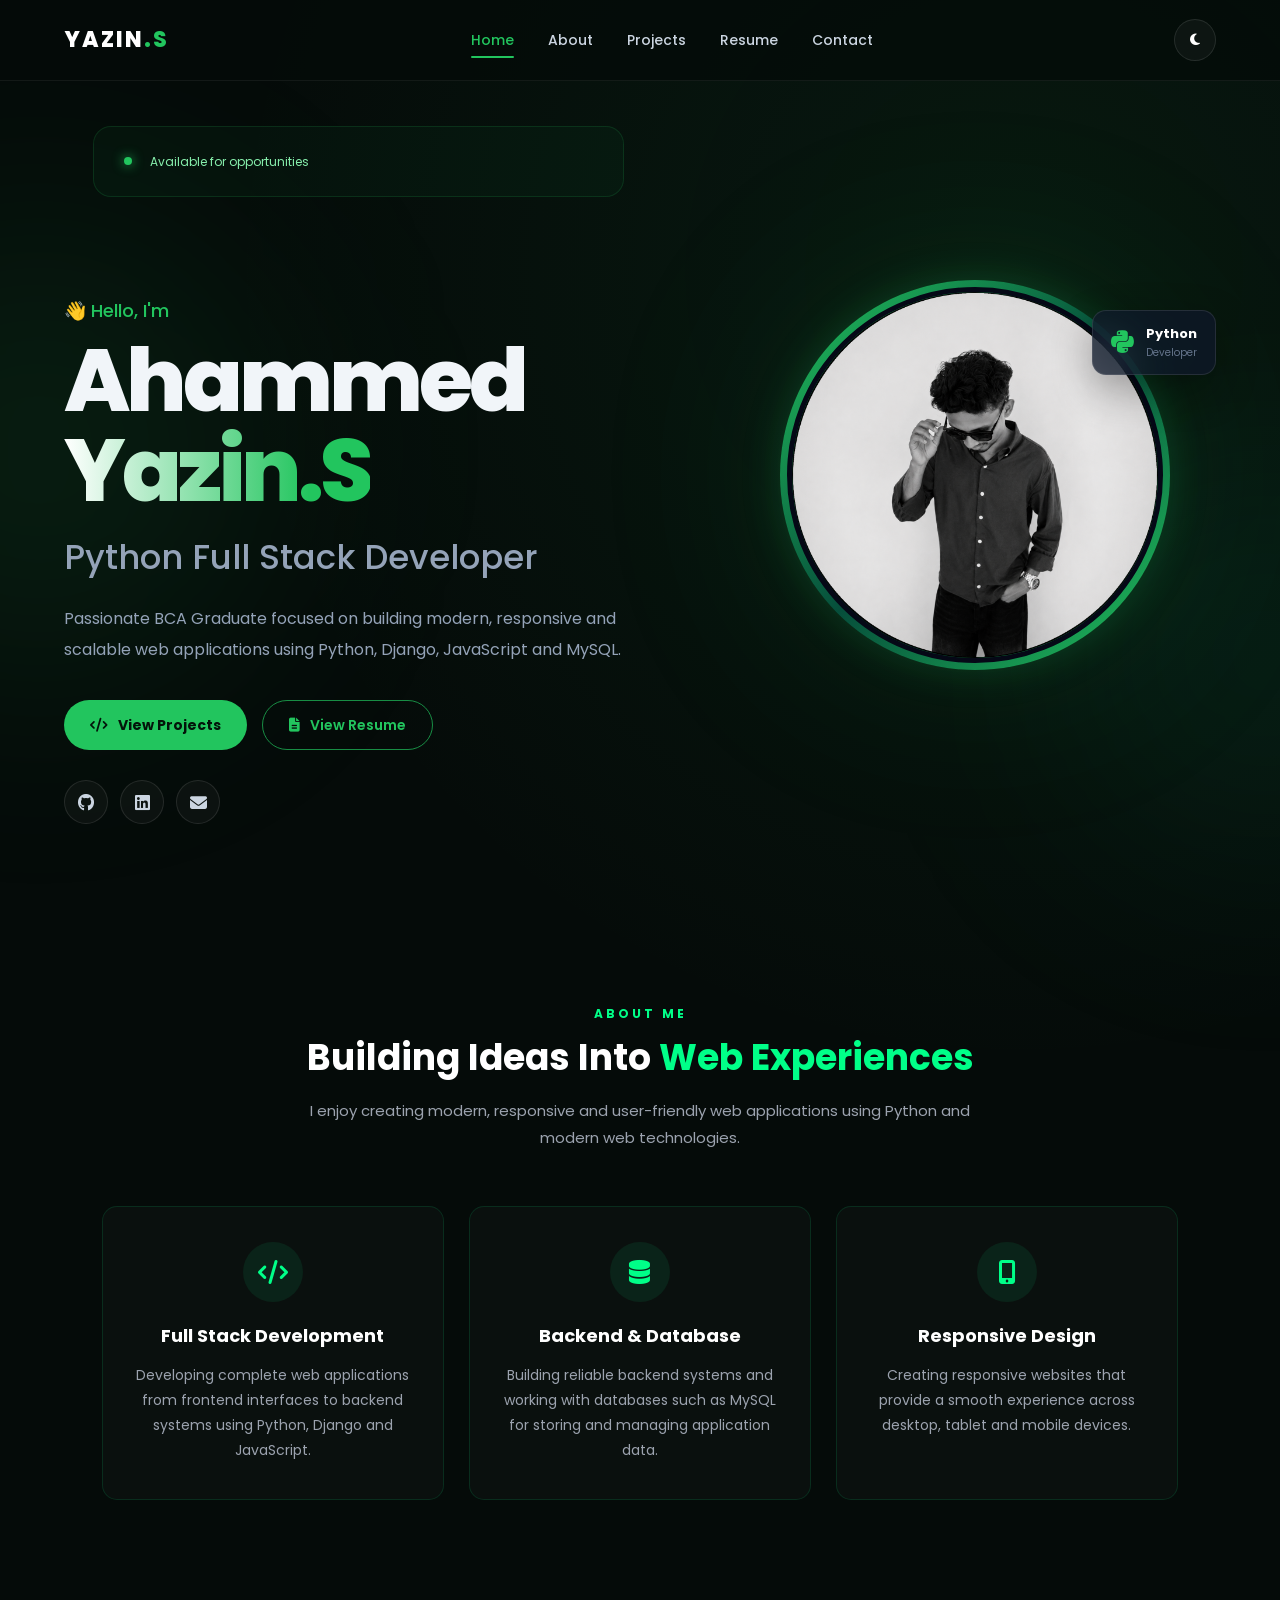
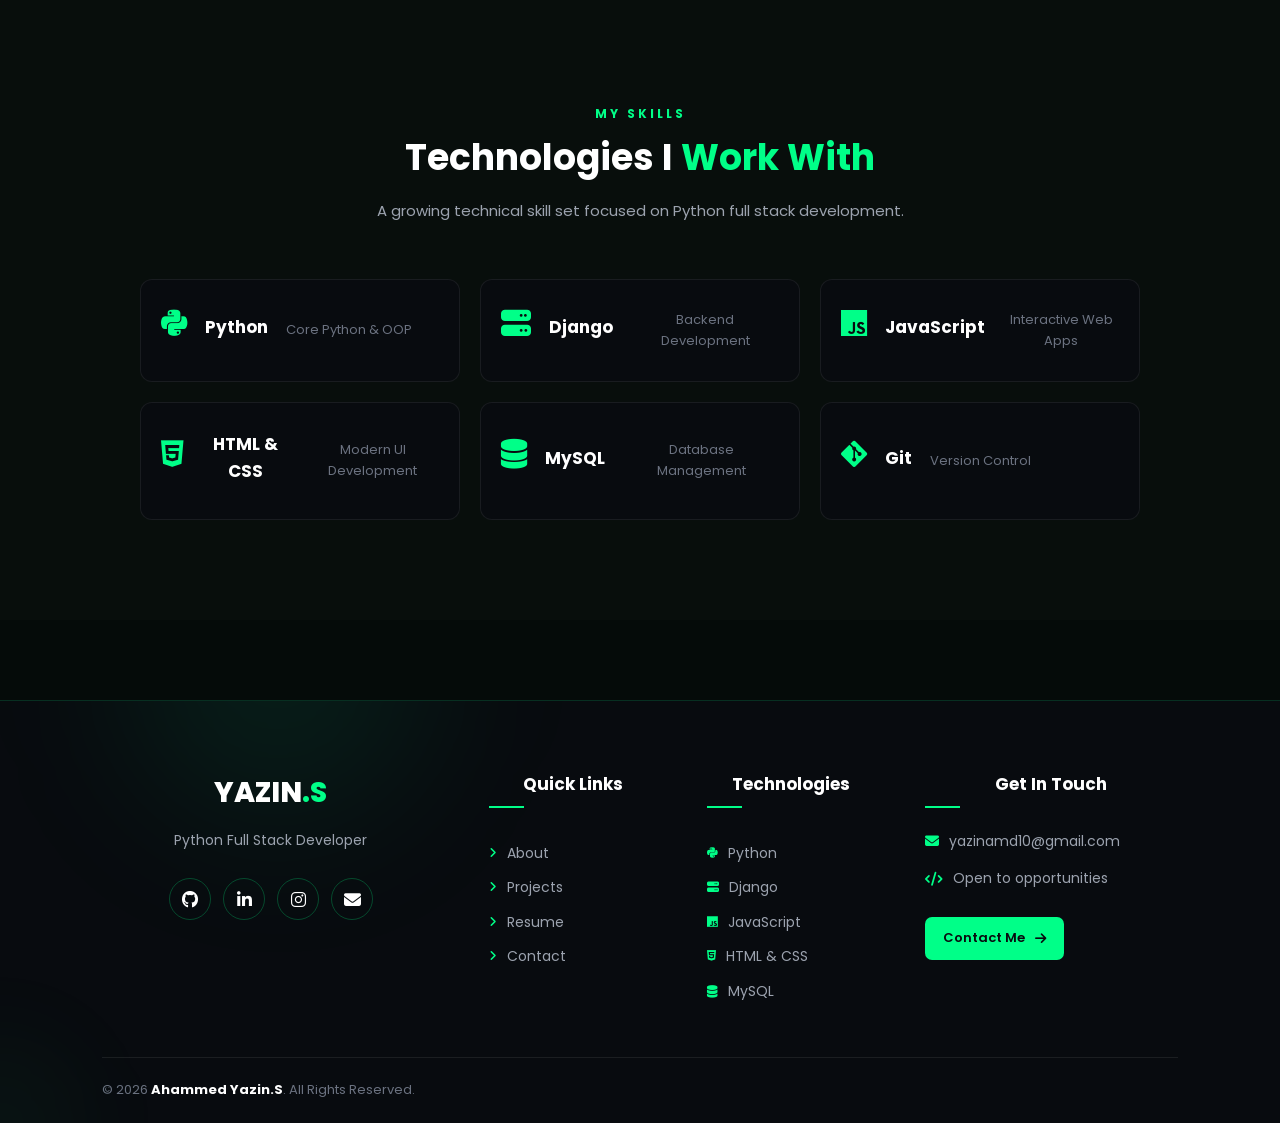
<file: index.html>
<!DOCTYPE html>
<html lang="en">

<head>

    <meta charset="UTF-8">

    <meta name="viewport"
          content="width=device-width, initial-scale=1.0">

    <meta name="description"
          content="Ahammed Yazin S - Python Full Stack Developer Portfolio">

    <title>Ahammed Yazin S</title>
    <link rel="icon" type="image/png" href="./images/yazinlogo.png">


    <!-- Google Font -->

    <link rel="preconnect"
          href="https://fonts.googleapis.com">

    <link rel="preconnect"
          href="https://fonts.gstatic.com"
          crossorigin>

    <link href="https://fonts.googleapis.com/css2?family=Poppins:wght@300;400;500;600;700;800&display=swap"
          rel="stylesheet">


    <!-- Font Awesome -->

    <link rel="stylesheet"
          href="https://cdnjs.cloudflare.com/ajax/libs/font-awesome/6.7.2/css/all.min.css">


    <!-- Website CSS -->

    <link rel="stylesheet"
          href="css/style.css">

    <link rel="stylesheet"
          href="css/animation.css">
    

</head>


<body>


    <!-- =================================
         NAVIGATION
    ================================== -->

    <header>

        <nav class="navbar">

            <a href="index.html"
               class="logo">

                YAZIN<span>.S</span>

            </a>


            <ul>

                <li>
                    <a href="index.html"
                       class="active">
                        Home
                    </a>
                </li>

                <li>
                    <a href="about.html">
                        About
                    </a>
                </li>

                <li>
                    <a href="projects.html">
                        Projects
                    </a>
                </li>

                <li>
                    <a href="resume.html">
                        Resume
                    </a>
                </li>

                <li>
                    <a href="contact.html">
                        Contact
                    </a>
                </li>

            </ul>


            <button id="theme-toggle"
                    class="theme-btn">

                <i class="fas fa-moon"></i>

            </button>


            <button id="menu-btn"
                    class="menu-btn">

                <i class="fas fa-bars"></i>

            </button>

        </nav>

    </header>



    <!-- =================================
         HERO SECTION
    ================================== -->

    <main>

        <section class="hero">


            <!-- LEFT SIDE -->

            <div class="hero-content">


                <div class="availability">

                    <span class="status-dot"></span>

                    Available for opportunities

                </div>


                <p class="hero-small-text">

                    👋 Hello, I'm

                </p>


                <h1>

                    Ahammed

                    <span>Yazin.S</span>

                </h1>


                <h2>

                    Python Full Stack Developer

                </h2>


                <p class="hero-description">

                    Passionate BCA Graduate focused on
                    building modern, responsive and
                    scalable web applications using
                    Python, Django, JavaScript and MySQL.

                </p>


                <div class="hero-buttons">


                    <a href="projects.html"
                       class="btn">

                        <i class="fas fa-code"></i>

                        View Projects

                    </a>


                    <a href="resume.html"
                       class="btn-outline">

                        <i class="fas fa-file-lines"></i>

                        View Resume

                    </a>


                </div>


                <div class="hero-socials">


                    <a href="https://github.com/AHAMMED-YAZIN-S"
                       target="_blank">

                        <i class="fab fa-github"></i>

                    </a>


                    <a href="https://www.linkedin.com/in/ahammed-yazin-a569383a9"
                       target="_blank">

                        <i class="fab fa-linkedin"></i>

                    </a>


                    <a href="mailto:yazinamd10@gmail.com">

                        <i class="fas fa-envelope"></i>

                    </a>


                </div>


            </div>



            <!-- RIGHT SIDE -->

            <div class="hero-image">


                <div class="profile-glow"></div>


                <div class="profile-wrapper">

                    <img src="images/profile.jpg"
                         alt="Ahammed Yazin S">

                </div>


                <div class="floating-card">

                    <i class="fab fa-python"></i>

                    <div>

                        <strong>Python</strong>

                        <small>Developer</small>

                    </div>

                </div>


            </div>


        </section>
        <!-- =================================
     ABOUT SECTION
================================== -->

<section class="home-about">

    <div class="section-heading">
        <span>ABOUT ME</span>
        <h2>Building Ideas Into <strong>Web Experiences</strong></h2>
        <p>
            I enjoy creating modern, responsive and user-friendly
            web applications using Python and modern web technologies.
        </p>
    </div>

    <div class="about-grid">

        <div class="about-card">
            <i class="fas fa-code"></i>

            <h3>Full Stack Development</h3>

            <p>
                Developing complete web applications from
                frontend interfaces to backend systems using
                Python, Django and JavaScript.
            </p>
        </div>


        <div class="about-card">
            <i class="fas fa-database"></i>

            <h3>Backend & Database</h3>

            <p>
                Building reliable backend systems and working
                with databases such as MySQL for storing and
                managing application data.
            </p>
        </div>


        <div class="about-card">
            <i class="fas fa-mobile-screen-button"></i>

            <h3>Responsive Design</h3>

            <p>
                Creating responsive websites that provide a
                smooth experience across desktop, tablet
                and mobile devices.
            </p>
        </div>

    </div>

</section>


<!-- =================================
     SKILLS SECTION
================================== -->

<section class="home-skills">

    <div class="section-heading">

        <span>MY SKILLS</span>

        <h2>
            Technologies I <strong>Work With</strong>
        </h2>

        <p>
            A growing technical skill set focused on
            Python full stack development.
        </p>

    </div>


    <div class="skills-grid">

        <div class="skill-card">
            <i class="fab fa-python"></i>
            <h3>Python</h3>
            <p>Core Python & OOP</p>
        </div>

        <div class="skill-card">
            <i class="fas fa-server"></i>
            <h3>Django</h3>
            <p>Backend Development</p>
        </div>

        <div class="skill-card">
            <i class="fab fa-js"></i>
            <h3>JavaScript</h3>
            <p>Interactive Web Apps</p>
        </div>

        <div class="skill-card">
            <i class="fab fa-html5"></i>
            <h3>HTML & CSS</h3>
            <p>Modern UI Development</p>
        </div>

        <div class="skill-card">
            <i class="fas fa-database"></i>
            <h3>MySQL</h3>
            <p>Database Management</p>
        </div>

        <div class="skill-card">
            <i class="fab fa-git-alt"></i>
            <h3>Git</h3>
            <p>Version Control</p>
        </div>

    </div>

</section>




    </main>

<!-- =================================
     FOOTER
================================== -->

<footer class="footer">

    <div class="footer-container">

        <!-- BRAND -->
        <div class="footer-brand">

            <a href="index.html" class="footer-logo">
                YAZIN<span>.S</span>
            </a>

            <p>
                Python Full Stack Developer
            </p>

            <div class="footer-socials">

                <a href="https://github.com/AHAMMED-YAZIN-S"
                   target="_blank"
                   aria-label="GitHub">

                    <i class="fab fa-github"></i>

                </a>

                <a href="https://www.linkedin.com/in/ahammed-yazin-a569383a9"
                   target="_blank"
                   aria-label="LinkedIn">

                    <i class="fab fa-linkedin-in"></i>

                </a>

                
                <a href="https://www.instagram.com/yazin_.__?igsh=d2FpMG9qMTVibnB0"
                   aria-label="instagram">

                    <i class="fa-brands fa-instagram"></i>

                </a>

                <a href="mailto:yazinamd10@gmail.com"
                   aria-label="Email">

                    <i class="fas fa-envelope"></i>
                </a>

                

            </div>

        </div>


        <!-- QUICK LINKS -->
        <div class="footer-links">

            <h3>Quick Links</h3>

            <!-- <a href="index.html">
                <i class="fas fa-angle-right"></i>
                Home
            </a> -->

            <a href="about.html">
                <i class="fas fa-angle-right"></i>
                About
            </a>

            <a href="projects.html">
                <i class="fas fa-angle-right"></i>
                Projects
            </a>

            <a href="resume.html">
                <i class="fas fa-angle-right"></i>
                Resume
            </a>

            <a href="contact.html">
                <i class="fas fa-angle-right"></i>
                Contact
            </a>

        </div>


        <!-- TECHNOLOGIES -->
        <div class="footer-links">

            <h3>Technologies</h3>

            <a href="#">
                <i class="fab fa-python"></i>
                Python
            </a>

            <a href="#">
                <i class="fas fa-server"></i>
                Django
            </a>

            <a href="#">
                <i class="fab fa-js"></i>
                JavaScript
            </a>

            <a href="#">
                <i class="fab fa-html5"></i>
                HTML & CSS
            </a>

            <a href="#">
                <i class="fas fa-database"></i>
                MySQL
            </a>

        </div>


        <!-- CONTACT -->
        <div class="footer-contact">

            <h3>Get In Touch</h3>

            <p>
                <i class="fas fa-envelope"></i>
                <a href="mailto:yazinamd10@gmail.com">
                    yazinamd10@gmail.com
                </a>
            </p>

            <p>
                <i class="fas fa-code"></i>
                Open to opportunities
            </p>

            <a href="contact.html" class="footer-btn">
                Contact Me
                <i class="fas fa-arrow-right"></i>
            </a>

        </div>

    </div>


    <!-- FOOTER BOTTOM -->

    <div class="footer-bottom">

        <p>
            © 2026 <strong>Ahammed Yazin.S</strong>.
            All Rights Reserved.
        </p>


    </div>

</footer>




    <!-- JavaScript -->

    <script src="js/script.js"></script>

</body>

</html>
</file>
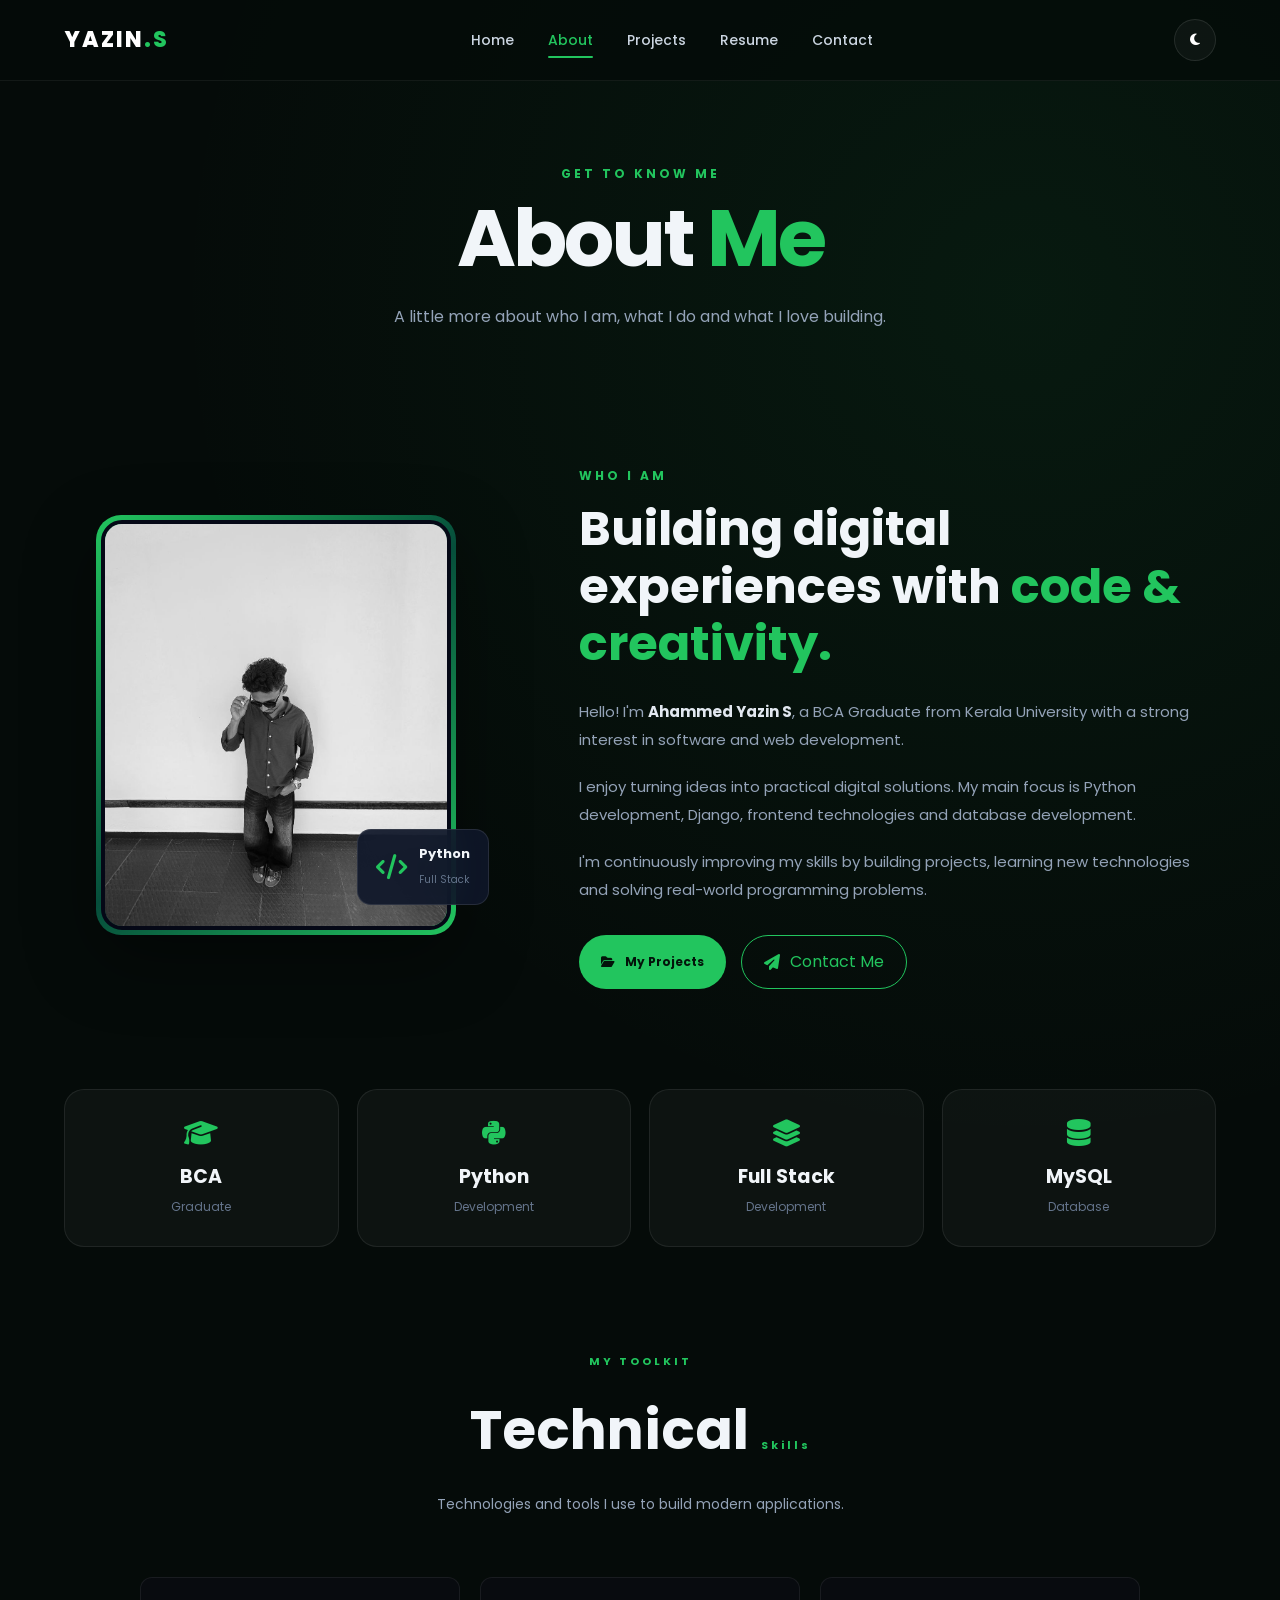
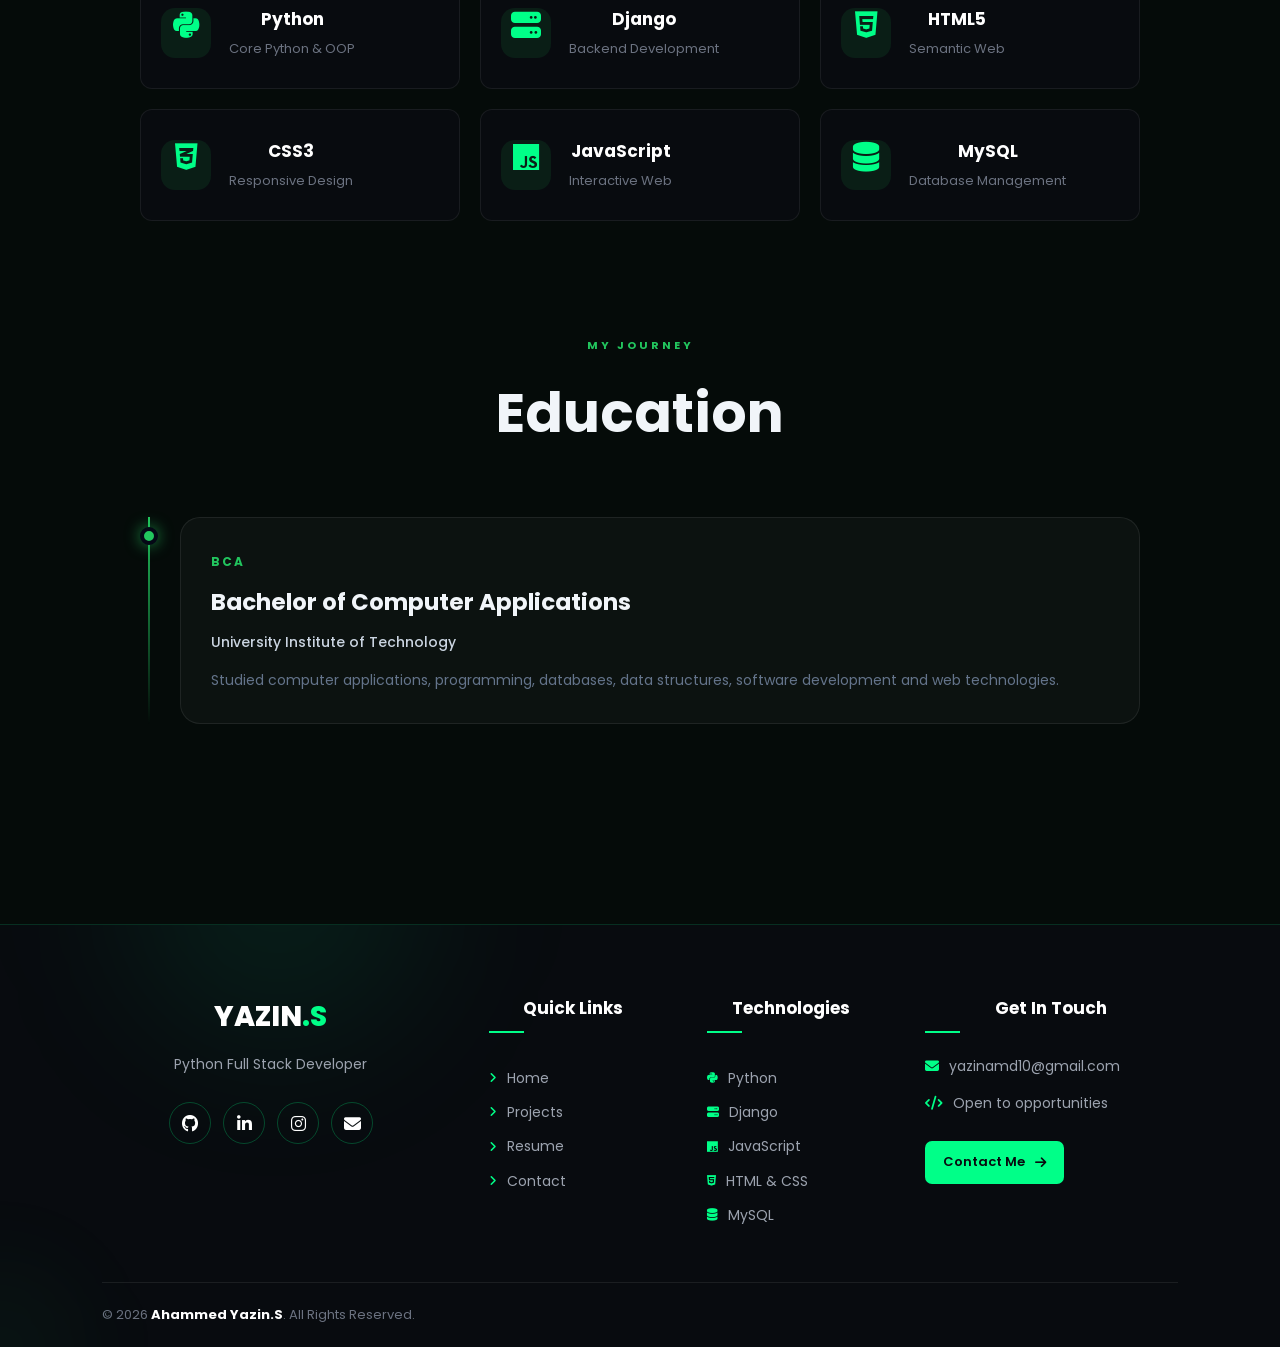
<file: about.html>
<!DOCTYPE html>
<html lang="en">

<head>

    <meta charset="UTF-8">

    <meta name="viewport"
          content="width=device-width, initial-scale=1.0">

    <meta name="description"
          content="About Ahammed Yazin S - Python Full Stack Developer">

    <title>About</title>
    <link rel="icon" type="image/png" href="./images/yazinlogo.png">


    <!-- Google Font -->

    <link rel="preconnect"
          href="https://fonts.googleapis.com">

    <link rel="preconnect"
          href="https://fonts.gstatic.com"
          crossorigin>

    <link href="https://fonts.googleapis.com/css2?family=Poppins:wght@300;400;500;600;700;800&display=swap"
          rel="stylesheet">


    <!-- Font Awesome -->

    <link rel="stylesheet"
          href="https://cdnjs.cloudflare.com/ajax/libs/font-awesome/6.7.2/css/all.min.css">


    <!-- CSS -->

    <link rel="stylesheet"
          href="css/style.css">

    <link rel="stylesheet"
          href="css/animation.css">

</head>


<body>


    <!-- ==========================================
         NAVIGATION
    =========================================== -->

    <header>

        <nav class="navbar">


            <a href="index.html"
               class="logo">

                YAZIN<span>.S</span>

            </a>


            <ul>

                <li>
                    <a href="index.html">
                        Home
                    </a>
                </li>

                <li>
                    <a href="about.html"
                       class="active">
                        About
                    </a>
                </li>

                <li>
                    <a href="projects.html">
                        Projects
                    </a>
                </li>

                <li>
                    <a href="resume.html">
                        Resume
                    </a>
                </li>

                <li>
                    <a href="contact.html">
                        Contact
                    </a>
                </li>

            </ul>


            <button id="theme-toggle"
                    class="theme-btn"
                    aria-label="Toggle theme">

                <i class="fas fa-moon"></i>

            </button>


            <button id="menu-btn"
                    class="menu-btn"
                    aria-label="Open menu">

                <i class="fas fa-bars"></i>

            </button>

        </nav>

    </header>



    <!-- ==========================================
         ABOUT HERO
    =========================================== -->

    <main>


        <section class="about-hero">


            <div class="page-heading">

                <span class="section-label">
                    GET TO KNOW ME
                </span>

                <h1>
                    About <span>Me</span>
                </h1>

                <p>
                    A little more about who I am,
                    what I do and what I love building.
                </p>

            </div>


        </section>



        <!-- ==========================================
             ABOUT CONTENT
        =========================================== -->

        <section class="about-section">


            <!-- PROFILE -->

            <div class="about-image reveal">

                <div class="about-photo">

                    <img src="images/profile2.jpg"
                         alt="Ahammed Yazin S">

                </div>


                <div class="about-badge">

                    <i class="fas fa-code"></i>

                    <div>

                        <strong>
                            Python
                        </strong>

                        <small>
                            Full Stack
                        </small>

                    </div>

                </div>

            </div>



            <!-- TEXT -->

            <div class="about-content reveal">


                <span class="section-label">
                    WHO I AM
                </span>


                <h2>
                    Building digital experiences
                    with <span>code & creativity.</span>
                </h2>


                <p>

                    Hello! I'm
                    <strong>Ahammed Yazin S</strong>,
                    a BCA Graduate from Kerala University with
                    a strong interest in software and
                    web development.

                </p>


                <p>

                    I enjoy turning ideas into practical
                    digital solutions. My main focus is
                    Python development, Django,
                    frontend technologies and database
                    development.

                </p>


                <p>

                    I'm continuously improving my skills
                    by building projects, learning new
                    technologies and solving real-world
                    programming problems.

                </p>


                <div class="about-buttons">

                    <a href="projects.html"
                       class="btn">

                        <i class="fas fa-folder-open"></i>

                        My Projects

                    </a>


                    <a href="contact.html"
                       class="btn-outline">

                        <i class="fas fa-paper-plane"></i>

                        Contact Me

                    </a>

                </div>


            </div>


        </section>



        <!-- ==========================================
             STATS
        =========================================== -->

        <section class="stats-section">


            <div class="stats-grid">


                <div class="stat-card reveal">

                    <i class="fas fa-graduation-cap"></i>

                    <h3>
                        BCA
                    </h3>

                    <p>
                        Graduate
                    </p>

                </div>


                <div class="stat-card reveal">

                    <i class="fab fa-python"></i>

                    <h3>
                        Python
                    </h3>

                    <p>
                        Development
                    </p>

                </div>


                <div class="stat-card reveal">

                    <i class="fas fa-layer-group"></i>

                    <h3>
                        Full Stack
                    </h3>

                    <p>
                        Development
                    </p>

                </div>


                <div class="stat-card reveal">

                    <i class="fas fa-database"></i>

                    <h3>
                        MySQL
                    </h3>

                    <p>
                        Database
                    </p>

                </div>


            </div>


        </section>



        <!-- ==========================================
             SKILLS
        =========================================== -->

        <section class="skills-section">


            <div class="section-title reveal">

                <span class="section-label">
                    MY TOOLKIT
                </span>

                <h2>
                    Technical <span>Skills</span>
                </h2>

                <p>
                    Technologies and tools I use
                    to build modern applications.
                </p>

            </div>



            <div class="skills-grid">


                <!-- Python -->

                <div class="skill-card reveal">

                    <div class="skill-icon">

                        <i class="fab fa-python"></i>

                    </div>

                    <div>

                        <h3>
                            Python
                        </h3>

                        <p>
                            Core Python & OOP
                        </p>

                    </div>

                </div>



                <!-- Django -->

                <div class="skill-card reveal">

                    <div class="skill-icon">

                        <i class="fas fa-server"></i>

                    </div>

                    <div>

                        <h3>
                            Django
                        </h3>

                        <p>
                            Backend Development
                        </p>

                    </div>

                </div>



                <!-- HTML -->

                <div class="skill-card reveal">

                    <div class="skill-icon">

                        <i class="fab fa-html5"></i>

                    </div>

                    <div>

                        <h3>
                            HTML5
                        </h3>

                        <p>
                            Semantic Web
                        </p>

                    </div>

                </div>



                <!-- CSS -->

                <div class="skill-card reveal">

                    <div class="skill-icon">

                        <i class="fab fa-css3-alt"></i>

                    </div>

                    <div>

                        <h3>
                            CSS3
                        </h3>

                        <p>
                            Responsive Design
                        </p>

                    </div>

                </div>



                <!-- JavaScript -->

                <div class="skill-card reveal">

                    <div class="skill-icon">

                        <i class="fab fa-js"></i>

                    </div>

                    <div>

                        <h3>
                            JavaScript
                        </h3>

                        <p>
                            Interactive Web
                        </p>

                    </div>

                </div>



                <!-- MySQL -->

                <div class="skill-card reveal">

                    <div class="skill-icon">

                        <i class="fas fa-database"></i>

                    </div>

                    <div>

                        <h3>
                            MySQL
                        </h3>

                        <p>
                            Database Management
                        </p>

                    </div>

                </div>


            </div>


        </section>



        <!-- ==========================================
             EDUCATION
        =========================================== -->

        <section class="education-section">


            <div class="section-title reveal">

                <span class="section-label">
                    MY JOURNEY
                </span>

                <h2>
                    Education
                </h2>

            </div>


            <div class="timeline">


                <div class="timeline-item reveal">

                    <div class="timeline-dot"></div>


                    <div class="timeline-card">

                        <span class="timeline-date">
                            BCA
                        </span>

                        <h3>
                            Bachelor of Computer
                            Applications
                        </h3>

                        <h4>
                            University Institute
                            of Technology
                        </h4>

                        <p>

                            Studied computer applications,
                            programming, databases,
                            data structures, software
                            development and web technologies.

                        </p>

                    </div>

                </div>


            </div>


        </section>


    </main>



<!-- =================================
     FOOTER
================================== -->

<footer class="footer">

    <div class="footer-container">

        <!-- BRAND -->
        <div class="footer-brand">

            <a href="index.html" class="footer-logo">
                YAZIN<span>.S</span>
            </a>

            <p>
                Python Full Stack Developer
            </p>

            <div class="footer-socials">

                <a href="https://github.com/AHAMMED-YAZIN-S"
                   target="_blank"
                   aria-label="GitHub">

                    <i class="fab fa-github"></i>

                </a>

                <a href="https://www.linkedin.com/in/ahammed-yazin-a569383a9"
                   target="_blank"
                   aria-label="LinkedIn">

                    <i class="fab fa-linkedin-in"></i>

                </a>

                
                <a href="https://www.instagram.com/yazin_.__?igsh=d2FpMG9qMTVibnB0"
                   aria-label="instagram">

                    <i class="fa-brands fa-instagram"></i>

                </a>

                <a href="mailto:yazinamd10@gmail.com"
                   aria-label="Email">

                    <i class="fas fa-envelope"></i>
                </a>

                

            </div>

        </div>


        <!-- QUICK LINKS -->
        <div class="footer-links">

            <h3>Quick Links</h3>

            <a href="index.html">
                <i class="fas fa-angle-right"></i>
                Home
            </a>

            <!-- <a href="about.html">
                <i class="fas fa-angle-right"></i>
                About
            </a> -->

            <a href="projects.html">
                <i class="fas fa-angle-right"></i>
                Projects
            </a>

            <a href="resume.html">
                <i class="fas fa-angle-right"></i>
                Resume
            </a>

            <a href="contact.html">
                <i class="fas fa-angle-right"></i>
                Contact
            </a>

        </div>


        <!-- TECHNOLOGIES -->
        <div class="footer-links">

            <h3>Technologies</h3>

            <a href="#">
                <i class="fab fa-python"></i>
                Python
            </a>

            <a href="#">
                <i class="fas fa-server"></i>
                Django
            </a>

            <a href="#">
                <i class="fab fa-js"></i>
                JavaScript
            </a>

            <a href="#">
                <i class="fab fa-html5"></i>
                HTML & CSS
            </a>

            <a href="#">
                <i class="fas fa-database"></i>
                MySQL
            </a>

        </div>


        <!-- CONTACT -->
        <div class="footer-contact">

            <h3>Get In Touch</h3>

            <p>
                <i class="fas fa-envelope"></i>
                <a href="mailto:yazinamd10@gmail.com">
                    yazinamd10@gmail.com
                </a>
            </p>

            <p>
                <i class="fas fa-code"></i>
                Open to opportunities
            </p>

            <a href="contact.html" class="footer-btn">
                Contact Me
                <i class="fas fa-arrow-right"></i>
            </a>

        </div>

    </div>


    <!-- FOOTER BOTTOM -->

    <div class="footer-bottom">

        <p>
            © 2026 <strong>Ahammed Yazin.S</strong>.
            All Rights Reserved.
        </p>


    </div>

</footer>



    <!-- JAVASCRIPT -->

    <script src="js/script.js"></script>

</body>

</html>
</file>
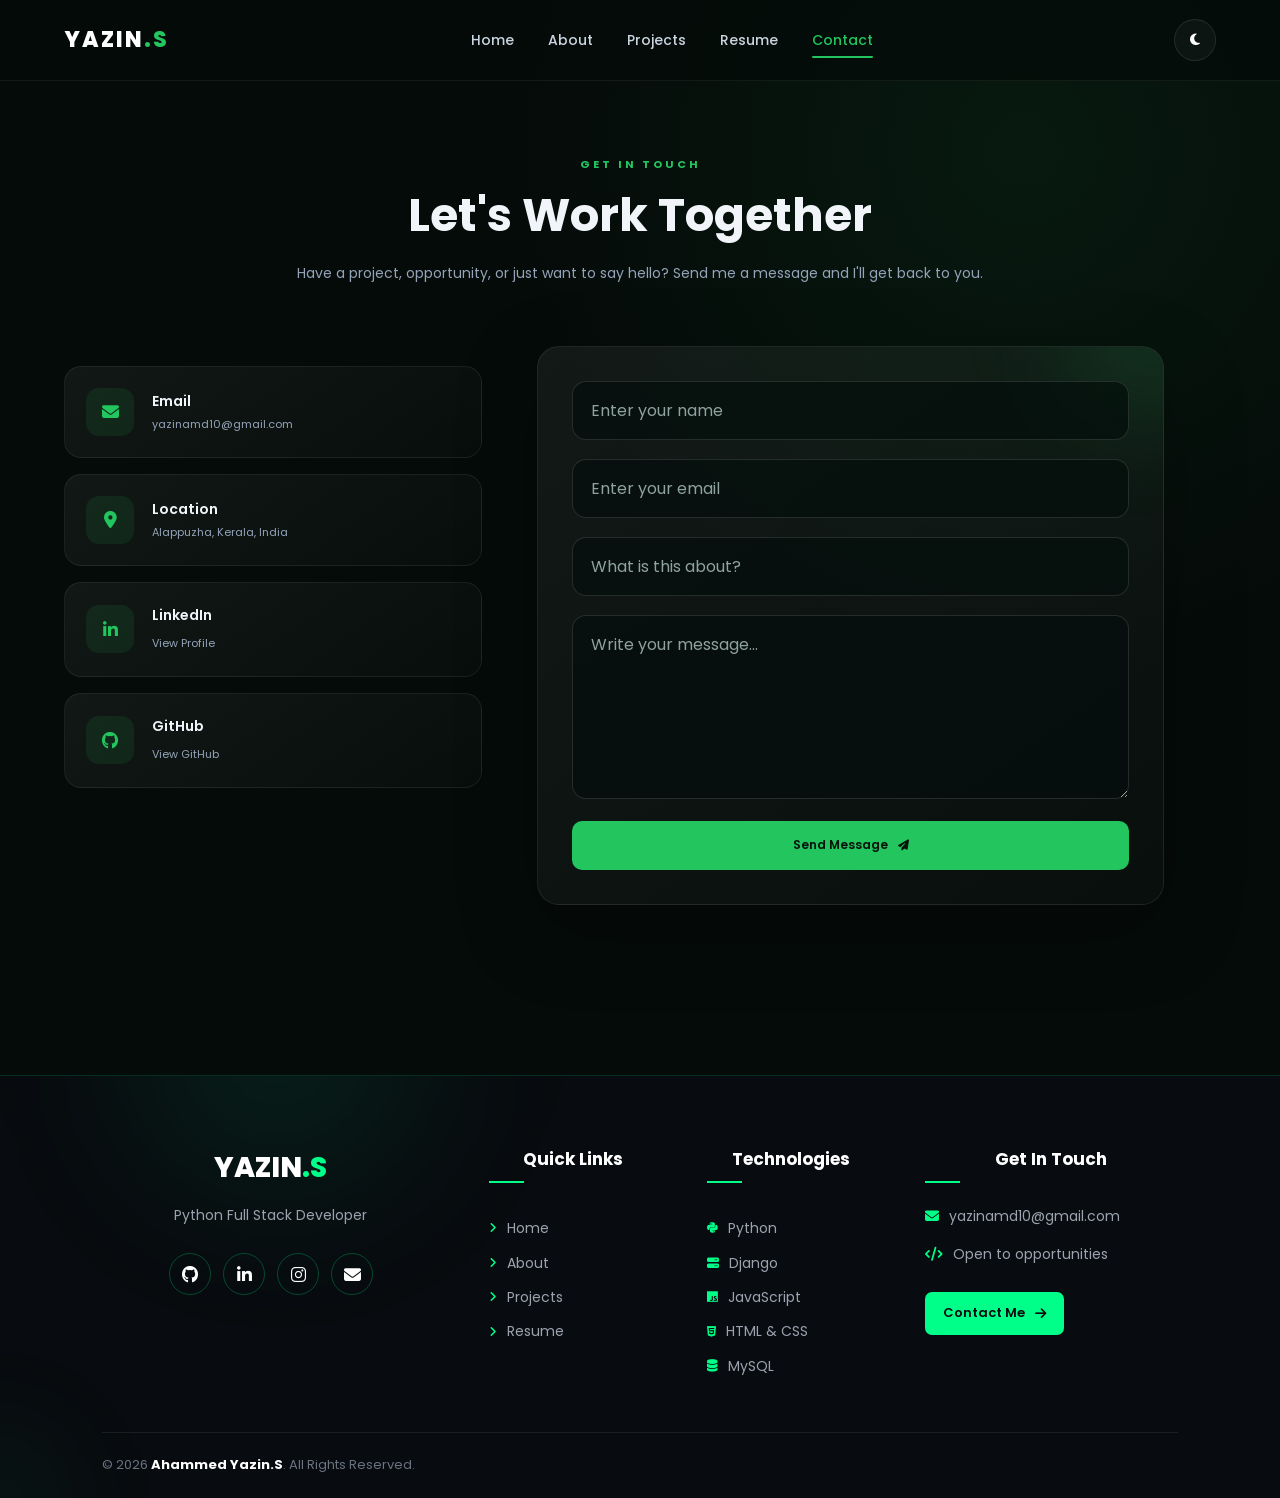
<file: contact.html>
<!DOCTYPE html>
<html lang="en">

<head>

    <meta charset="UTF-8">

    <meta name="viewport"
          content="width=device-width, initial-scale=1.0">

    <title>Contact</title>
    <link rel="icon" type="image/png" href="./images/yazinlogo.png">

    <!-- Main CSS -->
    <link rel="stylesheet"
          href="css/style.css">

    <!-- Animation CSS -->
    <link rel="stylesheet"
          href="css/animation.css">

    <!-- Google Font -->
    <link rel="preconnect"
          href="https://fonts.googleapis.com">

    <link rel="preconnect"
          href="https://fonts.gstatic.com"
          crossorigin>

    <link href="https://fonts.googleapis.com/css2?family=Poppins:wght@300;400;500;600;700&display=swap"
          rel="stylesheet">

    <!-- Font Awesome -->
    <link rel="stylesheet"
          href="https://cdnjs.cloudflare.com/ajax/libs/font-awesome/6.7.2/css/all.min.css">

</head>


<body>


    <!-- =================================
         NAVIGATION
    ================================== -->

    <header>

        <nav class="navbar">

            <a href="index.html"
               class="logo">

                YAZIN<span>.S</span>

            </a>


            <ul>

                <li>
                    <a href="index.html">
                        Home
                    </a>
                </li>

                <li>
                    <a href="about.html">
                        About
                    </a>
                </li>

                <li>
                    <a href="projects.html">
                        Projects
                    </a>
                </li>

                <li>
                    <a href="resume.html">
                        Resume
                    </a>
                </li>

                <li>
                    <a href="contact.html"class="active">
                        Contact
                    </a>
                </li>

            </ul>


            <button id="theme-toggle"
                    class="theme-btn">

                <i class="fas fa-moon"></i>

            </button>


            <button id="menu-btn"
                    class="menu-btn">

                <i class="fas fa-bars"></i>

            </button>

        </nav>

    </header>

<!-- ============================= -->
<!-- MAIN -->
<!-- ============================= -->

<main>


<section class="contact-section">


    <!-- SECTION TITLE -->

    <div class="section-title">

        <span>GET IN TOUCH</span>

        <h1>
            Let's Work Together
        </h1>

        <p>
            Have a project, opportunity, or just want to say hello?
            Send me a message and I'll get back to you.
        </p>

    </div>



    <!-- CONTACT CONTAINER -->

    <div class="contact-container">


        <!-- ============================= -->
        <!-- CONTACT INFORMATION -->
        <!-- ============================= -->

        <div class="contact-info">


            <!-- EMAIL -->

            <div class="contact-card">

                <i class="fa-solid fa-envelope"></i>

                <div>

                    <h3>
                        Email
                    </h3>

            <p>
            
                <a href="mailto:yazinamd10@gmail.com">
                    yazinamd10@gmail.com
                </a>
            </p>

                </div>

            </div>



            <!-- LOCATION -->

            <div class="contact-card">

                <i class="fa-solid fa-location-dot"></i>

                <div>

                    <h3>
                        Location
                    </h3>

                    <p>
                        Alappuzha, Kerala, India
                    </p>

                </div>

            </div>



            <!-- LINKEDIN -->

            <div class="contact-card">

                <i class="fa-brands fa-linkedin-in"></i>

                <div>

                    <h3>
                        LinkedIn
                    </h3>

                    <a href="https://www.linkedin.com/in/ahammed-yazin-a569383a/"
                       target="_blank">

                        View Profile

                    </a>

                </div>

            </div>



            <!-- GITHUB -->

            <div class="contact-card">

                <i class="fa-brands fa-github"></i>

                <div>

                    <h3>
                        GitHub
                    </h3>

                    <a href="https://github.com/AHAMMED-YAZIN-S"
                       target="_blank">

                        View GitHub

                    </a>

                </div>

            </div>


        </div>



        <!-- ============================= -->
        <!-- CONTACT FORM -->
        <!-- ============================= -->

        <div class="contact-form-container">


            <form
    class="contact-form"
    action="https://api.web3forms.com/submit"
    method="POST"
>

    <!-- Web3Forms Access Key -->
    <input
        type="hidden"
        name="access_key"
        value="0582ddb2-94e3-4b0f-89e7-51b82fb4e9da"
    >

    <input type="text" name="name" placeholder="Enter your name" required>

<input type="email" name="email" placeholder="Enter your email" required>

<input type="text" name="subject" placeholder="What is this about?" required>

<textarea
    name="message"
    rows="6"
    placeholder="Write your message..."
    required
></textarea>

<button type="submit" class="btn">
    Send Message
    <i class="fa-solid fa-paper-plane"></i>
</button>

</form>

        </div>


    </div>


</section>


</main>


<!-- =================================
     FOOTER
================================== -->

<footer class="footer">

    <div class="footer-container">

        <!-- BRAND -->
        <div class="footer-brand">

            <a href="index.html" class="footer-logo">
                YAZIN<span>.S</span>
            </a>

            <p>
                Python Full Stack Developer
            </p>

            <div class="footer-socials">

                <a href="https://github.com/AHAMMED-YAZIN-S"
                   target="_blank"
                   aria-label="GitHub">

                    <i class="fab fa-github"></i>

                </a>

                <a href="https://www.linkedin.com/in/ahammed-yazin-a569383a9"
                   target="_blank"
                   aria-label="LinkedIn">

                    <i class="fab fa-linkedin-in"></i>

                </a>

                
                <a href="https://www.instagram.com/yazin_.__?igsh=d2FpMG9qMTVibnB0"
                   aria-label="instagram">

                    <i class="fa-brands fa-instagram"></i>

                </a>

                <a href="mailto:yazinamd10@gmail.com"
                   aria-label="Email">

                    <i class="fas fa-envelope"></i>
                </a>

                

            </div>

        </div>


        <!-- QUICK LINKS -->
        <div class="footer-links">

            <h3>Quick Links</h3>

            <a href="index.html">
                <i class="fas fa-angle-right"></i>
                Home
            </a>

            <a href="about.html">
                <i class="fas fa-angle-right"></i>
                About
            </a>

            <a href="projects.html">
                <i class="fas fa-angle-right"></i>
                Projects
            </a>

            <a href="resume.html">
                <i class="fas fa-angle-right"></i>
                Resume
            </a>

            <!-- <a href="contact.html">
                <i class="fas fa-angle-right"></i>
                Contact
            </a> -->

        </div>


        <!-- TECHNOLOGIES -->
        <div class="footer-links">

            <h3>Technologies</h3>

            <a href="#">
                <i class="fab fa-python"></i>
                Python
            </a>

            <a href="#">
                <i class="fas fa-server"></i>
                Django
            </a>

            <a href="#">
                <i class="fab fa-js"></i>
                JavaScript
            </a>

            <a href="#">
                <i class="fab fa-html5"></i>
                HTML & CSS
            </a>

            <a href="#">
                <i class="fas fa-database"></i>
                MySQL
            </a>

        </div>


        <!-- CONTACT -->
        <div class="footer-contact">

            <h3>Get In Touch</h3>

            <p>
                <i class="fas fa-envelope"></i>
                <a href="mailto:yazinamd10@gmail.com">
                    yazinamd10@gmail.com
                </a>
            </p>

            <p>
                <i class="fas fa-code"></i>
                Open to opportunities
            </p>

            <a href="contact.html" class="footer-btn">
                Contact Me
                <i class="fas fa-arrow-right"></i>
            </a>

        </div>

    </div>


    <!-- FOOTER BOTTOM -->

    <div class="footer-bottom">

        <p>
            © 2026 <strong>Ahammed Yazin.S</strong>.
            All Rights Reserved.
        </p>


    </div>

</footer>



<!-- JAVASCRIPT -->

<script src="js/script.js"></script>


</body>

</html>
</file>
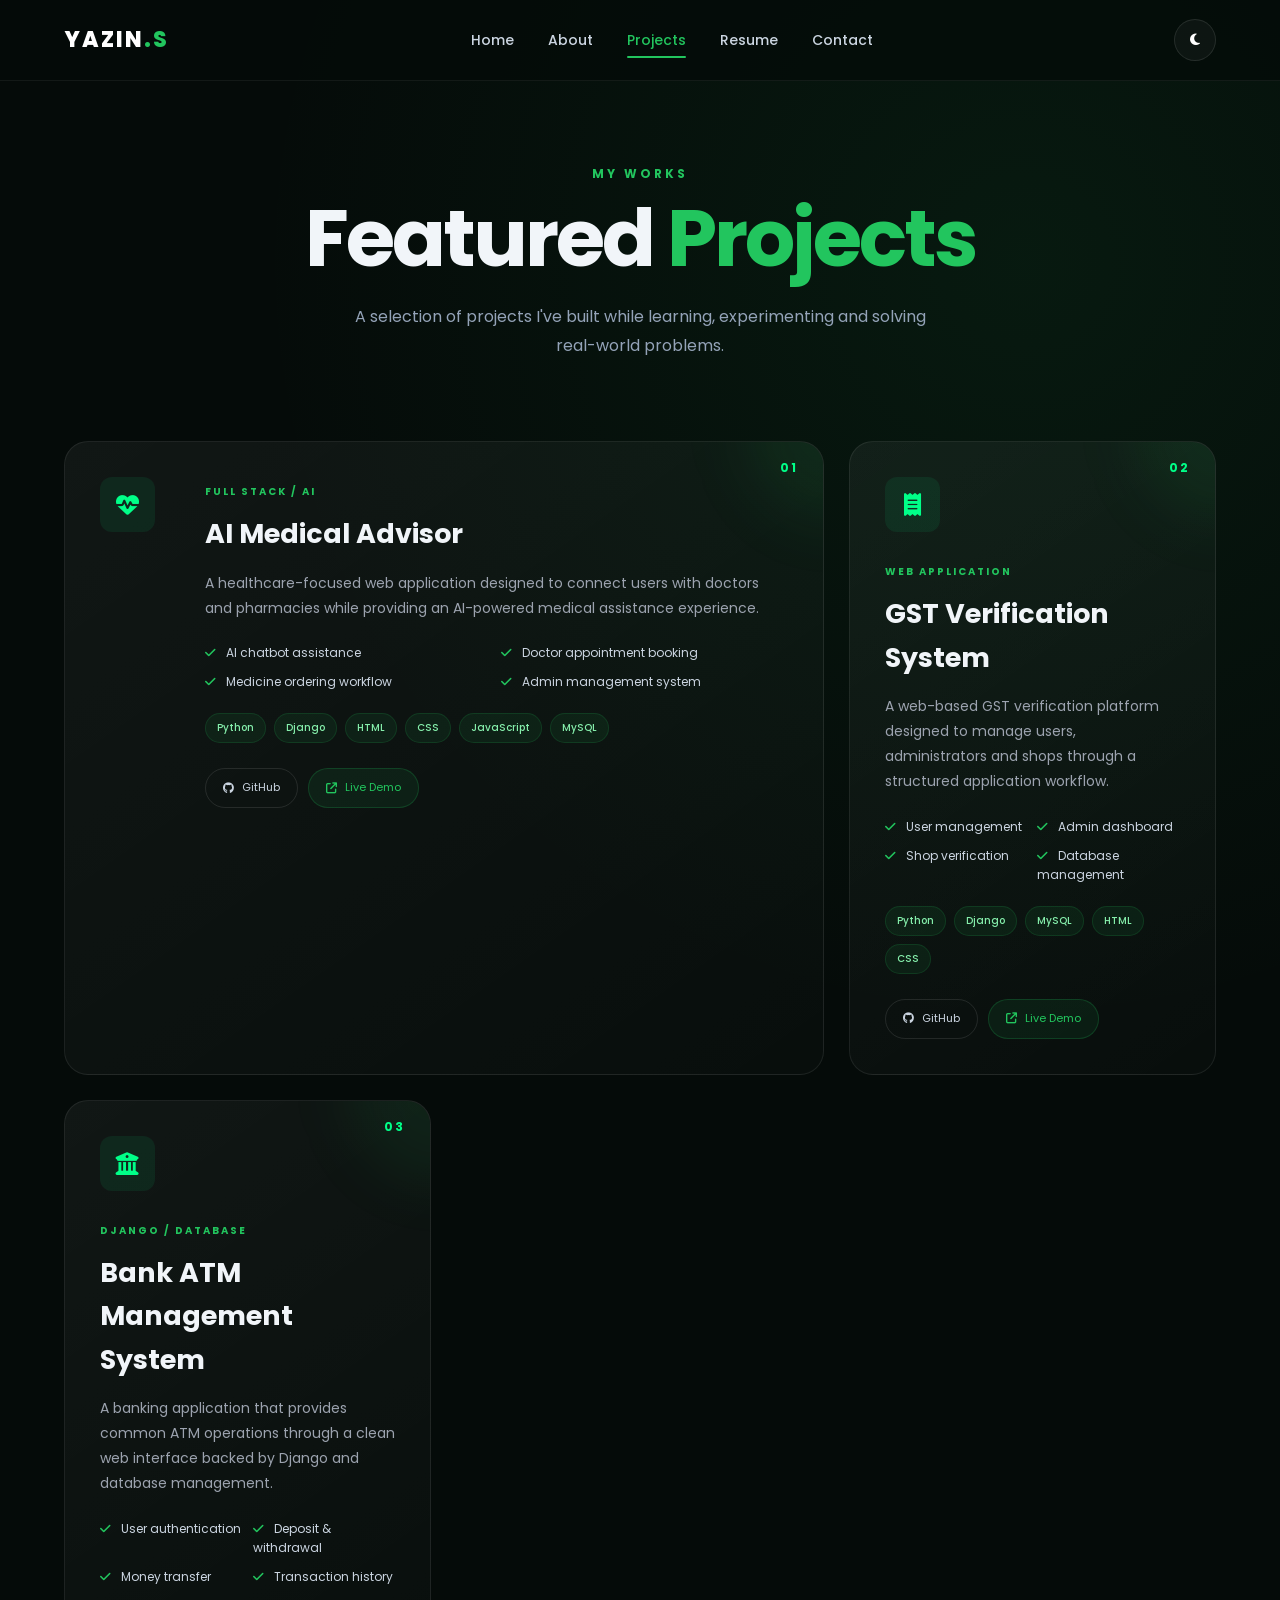
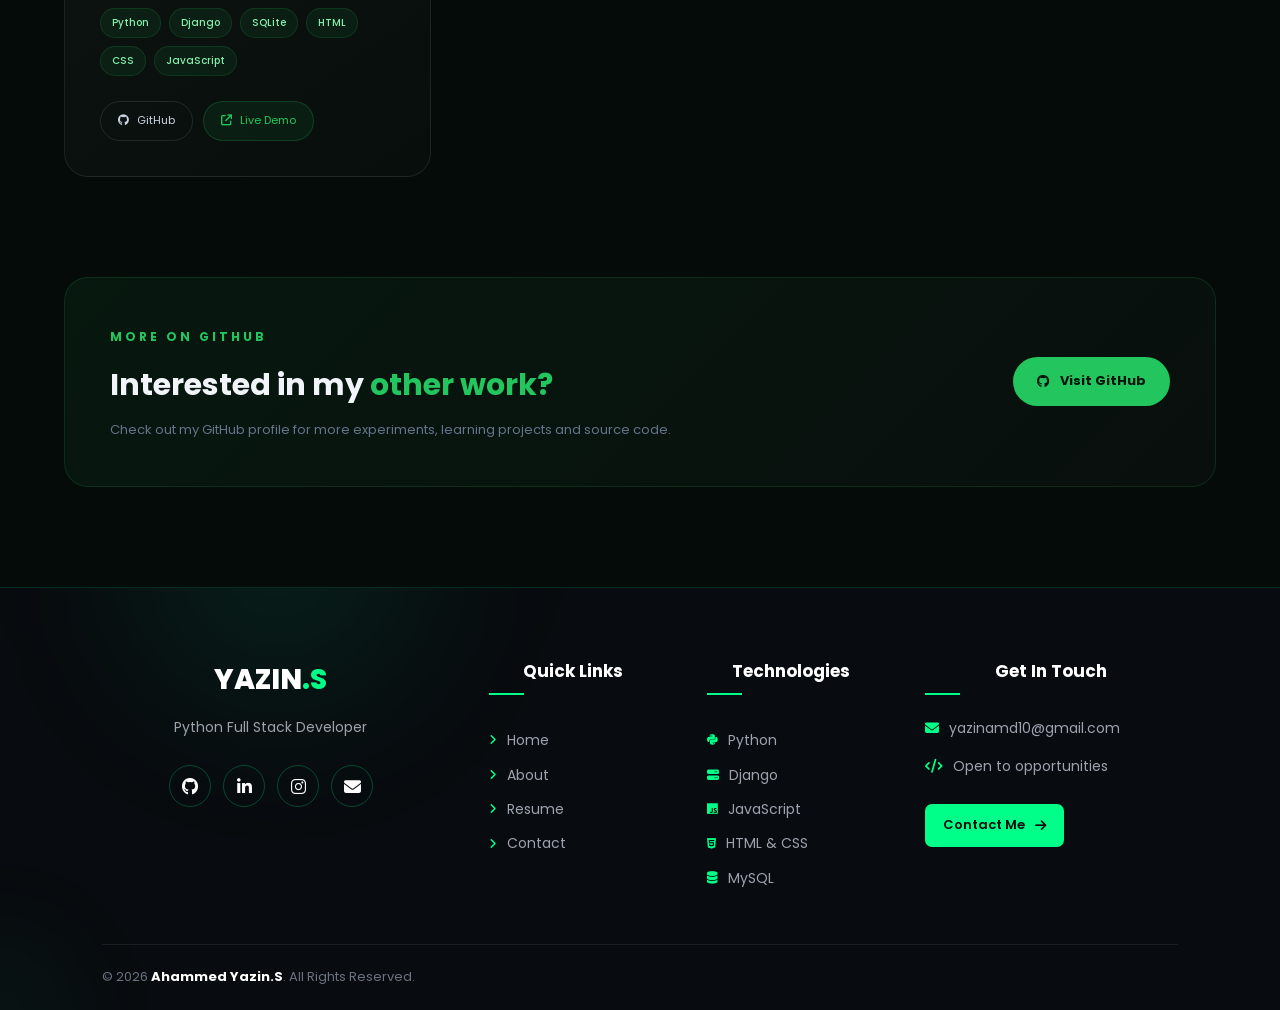
<file: projects.html>
<!DOCTYPE html>
<html lang="en">

<head>

    <meta charset="UTF-8">

    <meta name="viewport"
          content="width=device-width, initial-scale=1.0">

    <meta name="description"
          content="Projects by Ahammed Yazin S - Python Full Stack Developer">

    <title>Projects</title>
    <link rel="icon" type="image/png" href="./images/yazinlogo.png">


    <!-- Google Font -->

    <link rel="preconnect"
          href="https://fonts.googleapis.com">

    <link rel="preconnect"
          href="https://fonts.gstatic.com"
          crossorigin>

    <link href="https://fonts.googleapis.com/css2?family=Poppins:wght@300;400;500;600;700;800&display=swap"
          rel="stylesheet">


    <!-- Font Awesome -->

    <link rel="stylesheet"
          href="https://cdnjs.cloudflare.com/ajax/libs/font-awesome/6.7.2/css/all.min.css">


    <!-- CSS -->

    <link rel="stylesheet"
          href="css/style.css">

    <link rel="stylesheet"
          href="css/animation.css">

</head>


<body>


    <!-- ==========================================
         NAVIGATION
    =========================================== -->

    <header>

        <nav class="navbar">


            <a href="index.html"
               class="logo">

                YAZIN<span>.S</span>

            </a>


            <ul>

                <li>
                    <a href="index.html">
                        Home
                    </a>
                </li>

                <li>
                    <a href="about.html">
                        About
                    </a>
                </li>

                <li>
                    <a href="projects.html"
                       class="active">
                        Projects
                    </a>
                </li>

                <li>
                    <a href="resume.html">
                        Resume
                    </a>
                </li>

                <li>
                    <a href="contact.html">
                        Contact
                    </a>
                </li>

            </ul>


            <button id="theme-toggle"
                    class="theme-btn"
                    aria-label="Toggle theme">

                <i class="fas fa-moon"></i>

            </button>


            <button id="menu-btn"
                    class="menu-btn"
                    aria-label="Open menu">

                <i class="fas fa-bars"></i>

            </button>

        </nav>

    </header>



    <!-- ==========================================
         PROJECT HERO
    =========================================== -->

    <main>


        <section class="projects-hero">


            <div class="page-heading">

                <span class="section-label">
                    MY WORKS
                </span>

                <h1>

                    Featured
                    <span>Projects</span>

                </h1>

                <p>

                    A selection of projects I've built
                    while learning, experimenting and
                    solving real-world problems.

                </p>

            </div>


        </section>



        <!-- ==========================================
             PROJECTS
        =========================================== -->

        <section class="projects-section">


            <div class="projects-grid">


                <!-- =================================
                     PROJECT 1
                ================================== -->

                <article class="project-card featured-project reveal">


                    <div class="project-number">
                        01
                    </div>


                    <div class="project-icon">

                        <i class="fas fa-heart-pulse"></i>

                    </div>


                    <div class="project-content">


                        <span class="project-type">

                            FULL STACK / AI

                        </span>


                        <h2>

                            AI Medical Advisor

                        </h2>


                        <p>

                            A healthcare-focused web
                            application designed to connect
                            users with doctors and pharmacies
                            while providing an AI-powered
                            medical assistance experience.

                        </p>


                        <ul class="project-features">

                            <li>
                                <i class="fas fa-check"></i>
                                AI chatbot assistance
                            </li>

                            <li>
                                <i class="fas fa-check"></i>
                                Doctor appointment booking
                            </li>

                            <li>
                                <i class="fas fa-check"></i>
                                Medicine ordering workflow
                            </li>

                            <li>
                                <i class="fas fa-check"></i>
                                Admin management system
                            </li>

                        </ul>


                        <div class="tech-stack">

                            <span>Python</span>

                            <span>Django</span>

                            <span>HTML</span>

                            <span>CSS</span>

                            <span>JavaScript</span>

                            <span>MySQL</span>

                        </div>


                        <div class="project-buttons">

                            <a href="#"
                               class="project-btn">

                                <i class="fab fa-github"></i>

                                GitHub

                            </a>


                            <a href="#"
                               class="project-btn project-demo">

                                <i class="fas fa-arrow-up-right-from-square"></i>

                                Live Demo

                            </a>

                        </div>


                    </div>


                </article>



                <!-- =================================
                     PROJECT 2
                ================================== -->

                <article class="project-card reveal">


                    <div class="project-number">
                        02
                    </div>


                    <div class="project-icon">

                        <i class="fas fa-receipt"></i>

                    </div>


                    <div class="project-content">


                        <span class="project-type">

                            WEB APPLICATION

                        </span>


                        <h2>

                            GST Verification System

                        </h2>


                        <p>

                            A web-based GST verification
                            platform designed to manage
                            users, administrators and shops
                            through a structured application
                            workflow.

                        </p>


                        <ul class="project-features">

                            <li>
                                <i class="fas fa-check"></i>
                                User management
                            </li>

                            <li>
                                <i class="fas fa-check"></i>
                                Admin dashboard
                            </li>

                            <li>
                                <i class="fas fa-check"></i>
                                Shop verification
                            </li>

                            <li>
                                <i class="fas fa-check"></i>
                                Database management
                            </li>

                        </ul>


                        <div class="tech-stack">

                            <span>Python</span>

                            <span>Django</span>

                            <span>MySQL</span>

                            <span>HTML</span>

                            <span>CSS</span>

                        </div>


                        <div class="project-buttons">

                            <a href="#"
                               class="project-btn">

                                <i class="fab fa-github"></i>

                                GitHub

                            </a>


                            <a href="#"
                               class="project-btn project-demo">

                                <i class="fas fa-arrow-up-right-from-square"></i>

                                Live Demo

                            </a>

                        </div>


                    </div>


                </article>



                <!-- =================================
                     PROJECT 3
                ================================== -->

                <article class="project-card reveal">


                    <div class="project-number">
                        03
                    </div>


                    <div class="project-icon">

                        <i class="fas fa-building-columns"></i>

                    </div>


                    <div class="project-content">


                        <span class="project-type">

                            DJANGO / DATABASE

                        </span>


                        <h2>

                            Bank ATM Management System

                        </h2>


                        <p>

                            A banking application that
                            provides common ATM operations
                            through a clean web interface
                            backed by Django and database
                            management.

                        </p>


                        <ul class="project-features">

                            <li>
                                <i class="fas fa-check"></i>
                                User authentication
                            </li>

                            <li>
                                <i class="fas fa-check"></i>
                                Deposit & withdrawal
                            </li>

                            <li>
                                <i class="fas fa-check"></i>
                                Money transfer
                            </li>

                            <li>
                                <i class="fas fa-check"></i>
                                Transaction history
                            </li>

                        </ul>


                        <div class="tech-stack">

                            <span>Python</span>

                            <span>Django</span>

                            <span>SQLite</span>

                            <span>HTML</span>

                            <span>CSS</span>

                            <span>JavaScript</span>

                        </div>


                        <div class="project-buttons">

                            <a href="#"
                               class="project-btn">

                                <i class="fab fa-github"></i>

                                GitHub

                            </a>


                            <a href="#"
                               class="project-btn project-demo">

                                <i class="fas fa-arrow-up-right-from-square"></i>

                                Live Demo

                            </a>

                        </div>


                    </div>


                </article>


            </div>


        </section>



        <!-- ==========================================
             MORE PROJECTS CTA
        =========================================== -->

        <section class="projects-cta reveal">


            <div>

                <span class="section-label">
                    MORE ON GITHUB
                </span>


                <h2>

                    Interested in my
                    <span>other work?</span>

                </h2>


                <p>

                    Check out my GitHub profile for
                    more experiments, learning projects
                    and source code.

                </p>

            </div>


            <a href="https://github.com/AHAMMED-YAZIN-S"
               target="_blank"
               class="btn">

                <i class="fab fa-github"></i>

                Visit GitHub

            </a>


        </section>


    </main>



    <!-- =================================
     FOOTER
================================== -->

<footer class="footer">

    <div class="footer-container">

        <!-- BRAND -->
        <div class="footer-brand">

            <a href="index.html" class="footer-logo">
                YAZIN<span>.S</span>
            </a>

            <p>
                Python Full Stack Developer
            </p>

            <div class="footer-socials">

                <a href="https://github.com/AHAMMED-YAZIN-S"
                   target="_blank"
                   aria-label="GitHub">

                    <i class="fab fa-github"></i>

                </a>

                <a href="https://www.linkedin.com/in/ahammed-yazin-a569383a9"
                   target="_blank"
                   aria-label="LinkedIn">

                    <i class="fab fa-linkedin-in"></i>

                </a>

                
                <a href="https://www.instagram.com/yazin_.__?igsh=d2FpMG9qMTVibnB0"
                   aria-label="instagram">

                    <i class="fa-brands fa-instagram"></i>

                </a>

                <a href="mailto:yazinamd10@gmail.com"
                   aria-label="Email">

                    <i class="fas fa-envelope"></i>
                </a>

                

            </div>

        </div>


        <!-- QUICK LINKS -->
        <div class="footer-links">

            <h3>Quick Links</h3>

            <a href="index.html">
                <i class="fas fa-angle-right"></i>
                Home
            </a>

            <a href="about.html">
                <i class="fas fa-angle-right"></i>
                About
            </a>

            <!-- <a href="projects.html">
                <i class="fas fa-angle-right"></i>
                Projects
            </a> -->

            <a href="resume.html">
                <i class="fas fa-angle-right"></i>
                Resume
            </a>

            <a href="contact.html">
                <i class="fas fa-angle-right"></i>
                Contact
            </a>

        </div>


        <!-- TECHNOLOGIES -->
        <div class="footer-links">

            <h3>Technologies</h3>

            <a href="#">
                <i class="fab fa-python"></i>
                Python
            </a>

            <a href="#">
                <i class="fas fa-server"></i>
                Django
            </a>

            <a href="#">
                <i class="fab fa-js"></i>
                JavaScript
            </a>

            <a href="#">
                <i class="fab fa-html5"></i>
                HTML & CSS
            </a>

            <a href="#">
                <i class="fas fa-database"></i>
                MySQL
            </a>

        </div>


        <!-- CONTACT -->
        <div class="footer-contact">

            <h3>Get In Touch</h3>

            <p>
                <i class="fas fa-envelope"></i>
                <a href="mailto:yazinamd10@gmail.com">
                    yazinamd10@gmail.com
                </a>
            </p>

            <p>
                <i class="fas fa-code"></i>
                Open to opportunities
            </p>

            <a href="contact.html" class="footer-btn">
                Contact Me
                <i class="fas fa-arrow-right"></i>
            </a>

        </div>

    </div>


    <!-- FOOTER BOTTOM -->

    <div class="footer-bottom">

        <p>
            © 2026 <strong>Ahammed Yazin.S</strong>.
            All Rights Reserved.
        </p>


    </div>

</footer>



    <!-- JAVASCRIPT -->

    <script src="js/script.js"></script>

</body>

</html>
</file>
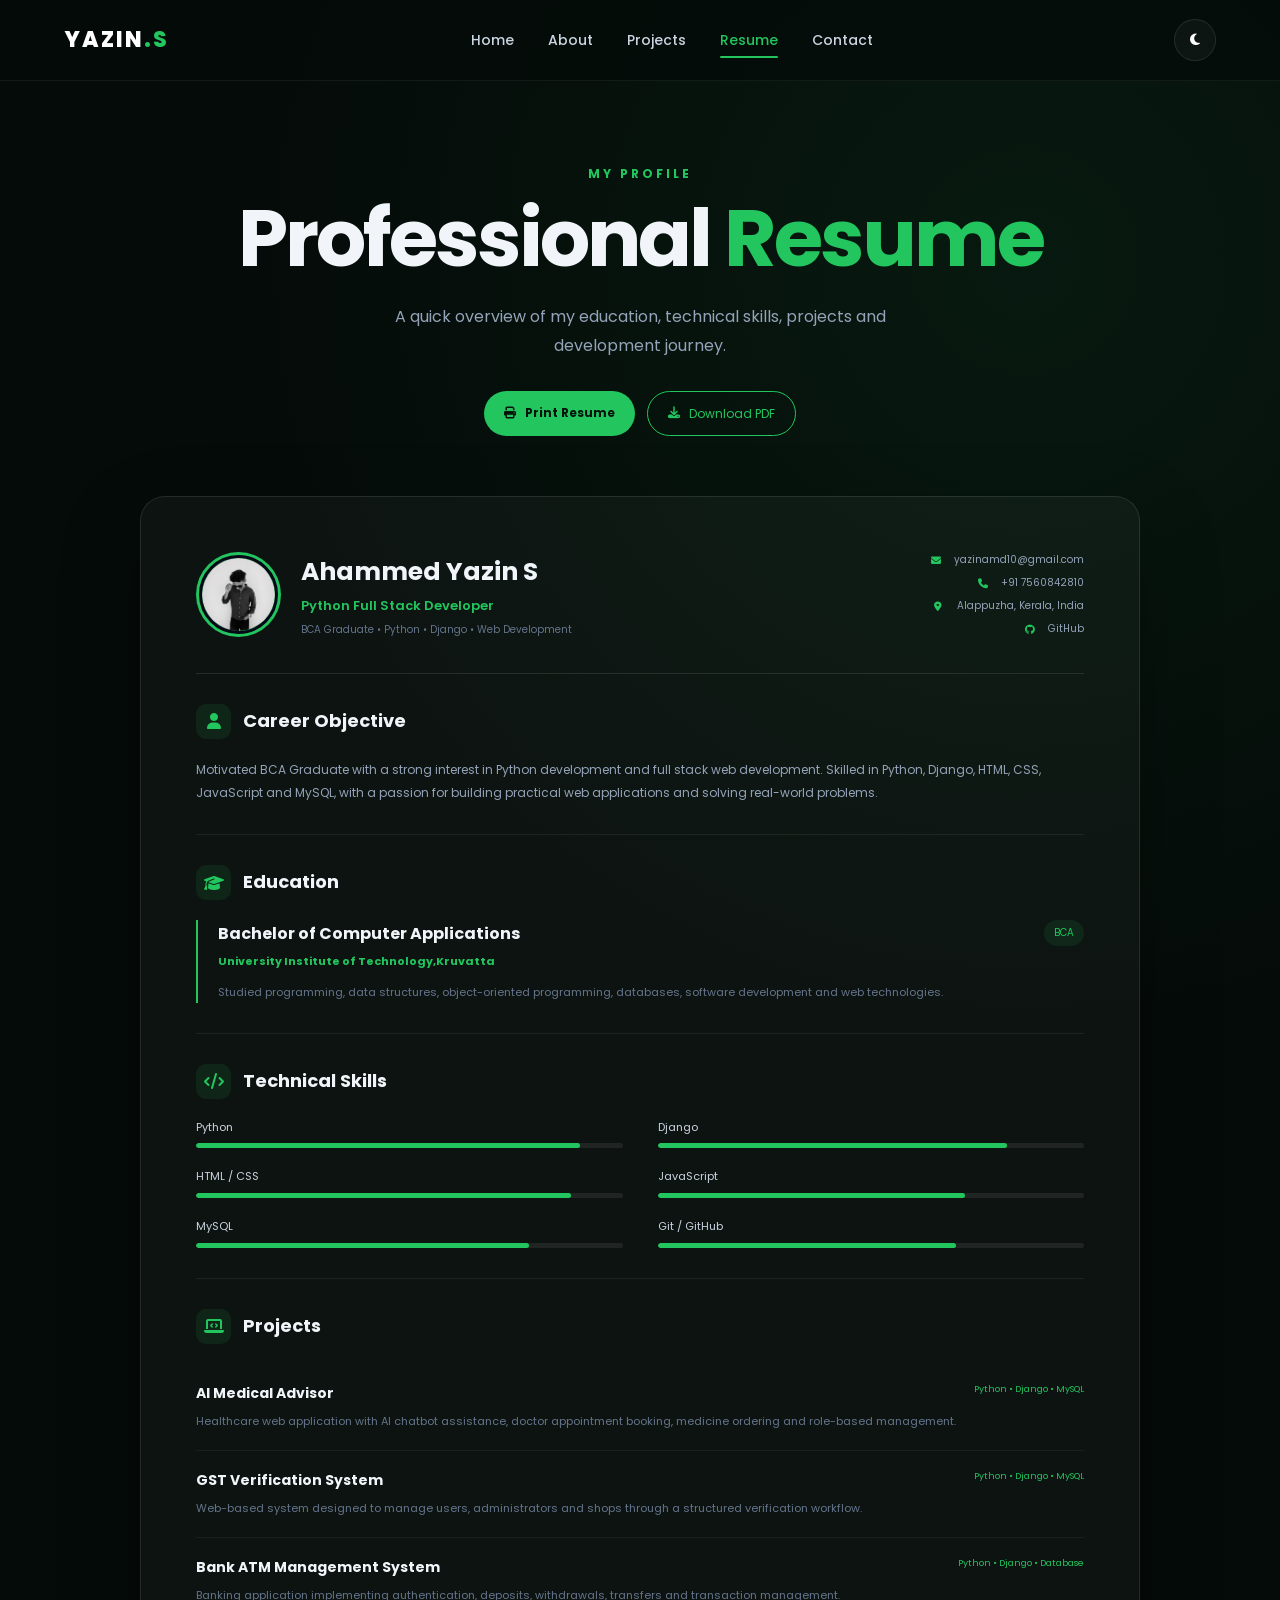
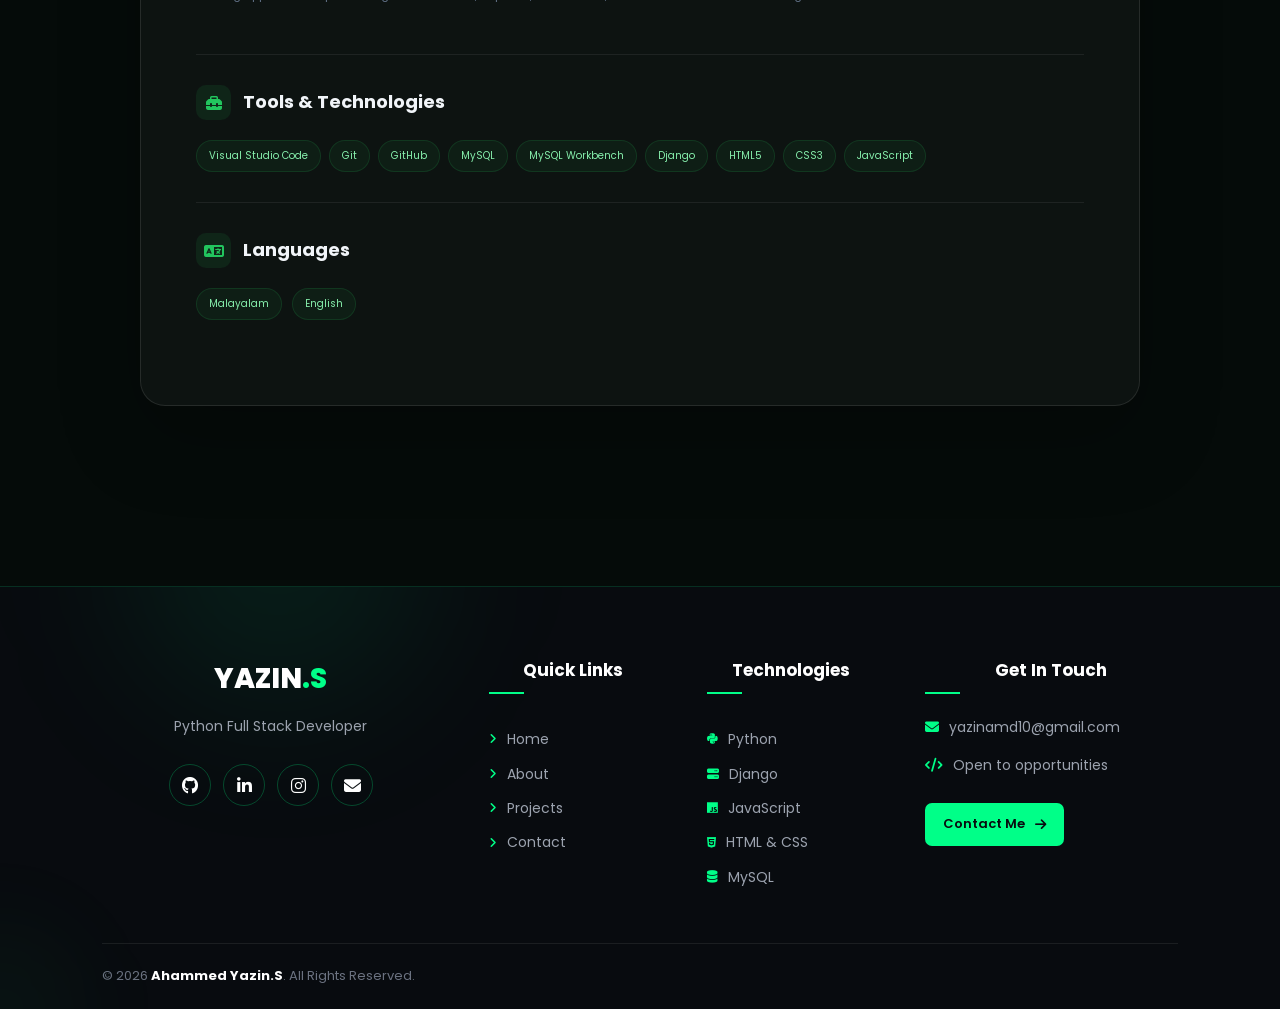
<file: resume.html>
<!DOCTYPE html>
<html lang="en">

<head>

    <meta charset="UTF-8">

    <meta name="viewport"
          content="width=device-width, initial-scale=1.0">

    <meta name="description"
          content="Resume of Ahammed Yazin S - Python Full Stack Developer">

    <title>Resume</title>
    <link rel="icon" type="image/png" href="./images/yazinlogo.png">


    <!-- Google Font -->

    <link rel="preconnect"
          href="https://fonts.googleapis.com">

    <link rel="preconnect"
          href="https://fonts.gstatic.com"
          crossorigin>

    <link href="https://fonts.googleapis.com/css2?family=Poppins:wght@300;400;500;600;700;800&display=swap"
          rel="stylesheet">


    <!-- Font Awesome -->

    <link rel="stylesheet"
          href="https://cdnjs.cloudflare.com/ajax/libs/font-awesome/6.7.2/css/all.min.css">


    <!-- CSS -->

    <link rel="stylesheet"
          href="css/style.css">

    <link rel="stylesheet"
          href="css/animation.css">

</head>


<body>


    <!-- ==========================================
         NAVIGATION
    =========================================== -->

    <header>

        <nav class="navbar">


            <a href="index.html"
               class="logo">

                YAZIN<span>.S</span>

            </a>


            <ul>

                <li>
                    <a href="index.html">
                        Home
                    </a>
                </li>

                <li>
                    <a href="about.html">
                        About
                    </a>
                </li>

                <li>
                    <a href="projects.html">
                        Projects
                    </a>
                </li>

                <li>
                    <a href="resume.html"
                       class="active">
                        Resume
                    </a>
                </li>

                <li>
                    <a href="contact.html">
                        Contact
                    </a>
                </li>

            </ul>


            <button id="theme-toggle"
                    class="theme-btn"
                    aria-label="Toggle theme">

                <i class="fas fa-moon"></i>

            </button>


            <button id="menu-btn"
                    class="menu-btn"
                    aria-label="Open menu">

                <i class="fas fa-bars"></i>

            </button>

        </nav>

    </header>



    <!-- ==========================================
         RESUME PAGE
    =========================================== -->

    <main>


        <!-- Resume Heading -->

        <section class="resume-hero">


            <div class="page-heading">

                <span class="section-label">
                    MY PROFILE
                </span>

                <h1>

                    Professional
                    <span>Resume</span>

                </h1>

                <p>

                    A quick overview of my education,
                    technical skills, projects and
                    development journey.

                </p>

            </div>


            <div class="resume-actions">

                <button class="btn"
                        onclick="window.print()">

                    <i class="fas fa-print"></i>

                    Print Resume

                </button>


                <a href="assets/resume.pdf"
                   class="btn-outline"
                   download>

                    <i class="fas fa-download"></i>

                    Download PDF

                </a>

            </div>


        </section>



        <!-- ==========================================
             RESUME CARD
        =========================================== -->

        <section class="resume-section">


            <div class="resume-paper">


                <!-- ==================================
                     PROFILE HEADER
                =================================== -->

                <div class="resume-header">


                    <div class="resume-profile">


                        <div class="resume-photo">

                            <img src="images/profile.jpg"
                                 alt="Ahammed Yazin S">

                        </div>


                        <div>

                            <h2>
                                Ahammed Yazin S
                            </h2>

                            <h3>
                                Python Full Stack Developer
                            </h3>

                            <p>

                                BCA Graduate • Python • Django
                                • Web Development

                            </p>

                        </div>


                    </div>


                    <div class="resume-contact">


                        <a href="mailto:yazinamd10@gmail.com">

                            <i class="fas fa-envelope"></i>

                            yazinamd10@gmail.com

                        </a>


                        <a href="tel:+917560842810">

                            <i class="fas fa-phone"></i>

                            +91 7560842810

                        </a>


                        <span>

                            <i class="fas fa-location-dot"></i>

                            Alappuzha, Kerala, India

                        </span>


                        <a href="https://github.com/AHAMMED-YAZIN-S"
                           target="_blank">

                            <i class="fab fa-github"></i>

                            GitHub

                        </a>


                    </div>


                </div>



                <!-- ==================================
                     OBJECTIVE
                =================================== -->

                <div class="resume-block">


                    <div class="resume-title">

                        <i class="fas fa-user"></i>

                        <h3>
                            Career Objective
                        </h3>

                    </div>


                    <p>

                        Motivated BCA Graduate with a strong
                        interest in Python development and
                        full stack web development. Skilled
                        in Python, Django, HTML, CSS,
                        JavaScript and MySQL, with a passion
                        for building practical web applications
                        and solving real-world problems.

                    </p>


                </div>



                <!-- ==================================
                     EDUCATION
                =================================== -->

                <div class="resume-block">


                    <div class="resume-title">

                        <i class="fas fa-graduation-cap"></i>

                        <h3>
                            Education
                        </h3>

                    </div>


                    <div class="resume-item">


                        <div class="resume-item-top">

                            <h4>
                                Bachelor of Computer Applications
                            </h4>

                            <span>
                                BCA
                            </span>

                        </div>


                        <h5>
                            University Institute of Technology,Kruvatta
                        </h5>


                        <p>

                            Studied programming,
                            data structures,
                            object-oriented programming,
                            databases, software development
                            and web technologies.

                        </p>


                    </div>


                </div>



                <!-- ==================================
                     TECHNICAL SKILLS
                =================================== -->

                <div class="resume-block">


                    <div class="resume-title">

                        <i class="fas fa-code"></i>

                        <h3>
                            Technical Skills
                        </h3>

                    </div>


                    <div class="resume-skills">


                        <div class="resume-skill">

                            <span>
                                Python
                            </span>

                            <div class="skill-bar">

                                <div style="width: 90%;">
                                </div>

                            </div>

                        </div>


                        <div class="resume-skill">

                            <span>
                                Django
                            </span>

                            <div class="skill-bar">

                                <div style="width: 82%;">
                                </div>

                            </div>

                        </div>


                        <div class="resume-skill">

                            <span>
                                HTML / CSS
                            </span>

                            <div class="skill-bar">

                                <div style="width: 88%;">
                                </div>

                            </div>

                        </div>


                        <div class="resume-skill">

                            <span>
                                JavaScript
                            </span>

                            <div class="skill-bar">

                                <div style="width: 72%;">
                                </div>

                            </div>

                        </div>


                        <div class="resume-skill">

                            <span>
                                MySQL
                            </span>

                            <div class="skill-bar">

                                <div style="width: 78%;">
                                </div>

                            </div>

                        </div>


                        <div class="resume-skill">

                            <span>
                                Git / GitHub
                            </span>

                            <div class="skill-bar">

                                <div style="width: 70%;">
                                </div>

                            </div>

                        </div>


                    </div>


                </div>



                <!-- ==================================
                     PROJECTS
                =================================== -->

                <div class="resume-block">


                    <div class="resume-title">

                        <i class="fas fa-laptop-code"></i>

                        <h3>
                            Projects
                        </h3>

                    </div>


                    <!-- Project -->

                    <div class="resume-project">


                        <div>

                            <h4>
                                AI Medical Advisor
                            </h4>

                            <span>
                                Python • Django • MySQL
                            </span>

                        </div>


                        <p>

                            Healthcare web application with
                            AI chatbot assistance, doctor
                            appointment booking, medicine
                            ordering and role-based
                            management.

                        </p>


                    </div>



                    <!-- Project -->

                    <div class="resume-project">


                        <div>

                            <h4>
                                GST Verification System
                            </h4>

                            <span>
                                Python • Django • MySQL
                            </span>

                        </div>


                        <p>

                            Web-based system designed to
                            manage users, administrators
                            and shops through a structured
                            verification workflow.

                        </p>


                    </div>



                    <!-- Project -->

                    <div class="resume-project">


                        <div>

                            <h4>
                                Bank ATM Management System
                            </h4>

                            <span>
                                Python • Django • Database
                            </span>

                        </div>


                        <p>

                            Banking application implementing
                            authentication, deposits,
                            withdrawals, transfers and
                            transaction management.

                        </p>


                    </div>


                </div>



                <!-- ==================================
                     TOOLS
                =================================== -->

                <div class="resume-block">


                    <div class="resume-title">

                        <i class="fas fa-toolbox"></i>

                        <h3>
                            Tools & Technologies
                        </h3>

                    </div>


                    <div class="resume-tags">

                        <span>
                            Visual Studio Code
                        </span>

                        <span>
                            Git
                        </span>

                        <span>
                            GitHub
                        </span>

                        <span>
                            MySQL
                        </span>

                        <span>
                            MySQL Workbench
                        </span>

                        <span>
                            Django
                        </span>

                        <span>
                            HTML5
                        </span>

                        <span>
                            CSS3
                        </span>

                        <span>
                            JavaScript
                        </span>

                    </div>


                </div>



                <!-- ==================================
                     LANGUAGES
                =================================== -->

                <div class="resume-block">


                    <div class="resume-title">

                        <i class="fas fa-language"></i>

                        <h3>
                            Languages
                        </h3>

                    </div>


                    <div class="language-list">

                        <span>
                            Malayalam
                        </span>

                        <span>
                            English
                        </span>

                    </div>


                </div>


            </div>


        </section>


    </main>



   <!-- =================================
     FOOTER
================================== -->

<footer class="footer">

    <div class="footer-container">

        <!-- BRAND -->
        <div class="footer-brand">

            <a href="index.html" class="footer-logo">
                YAZIN<span>.S</span>
            </a>

            <p>
                Python Full Stack Developer
            </p>

            <div class="footer-socials">

                <a href="https://github.com/AHAMMED-YAZIN-S"
                   target="_blank"
                   aria-label="GitHub">

                    <i class="fab fa-github"></i>

                </a>

                <a href="https://www.linkedin.com/in/ahammed-yazin-a569383a9"
                   target="_blank"
                   aria-label="LinkedIn">

                    <i class="fab fa-linkedin-in"></i>

                </a>

                
                <a href="https://www.instagram.com/yazin_.__?igsh=d2FpMG9qMTVibnB0"
                   aria-label="instagram">

                    <i class="fa-brands fa-instagram"></i>

                </a>

                <a href="mailto:yazinamd10@gmail.com"
                   aria-label="Email">

                    <i class="fas fa-envelope"></i>
                </a>

                

            </div>

        </div>


        <!-- QUICK LINKS -->
        <div class="footer-links">

            <h3>Quick Links</h3>

            <a href="index.html">
                <i class="fas fa-angle-right"></i>
                Home
            </a>

            <a href="about.html">
                <i class="fas fa-angle-right"></i>
                About
            </a>

            <a href="projects.html">
                <i class="fas fa-angle-right"></i>
                Projects
            </a>

            <!-- <a href="resume.html">
                <i class="fas fa-angle-right"></i>
                Resume
            </a> -->

            <a href="contact.html">
                <i class="fas fa-angle-right"></i>
                Contact
            </a>

        </div>


        <!-- TECHNOLOGIES -->
        <div class="footer-links">

            <h3>Technologies</h3>

            <a href="#">
                <i class="fab fa-python"></i>
                Python
            </a>

            <a href="#">
                <i class="fas fa-server"></i>
                Django
            </a>

            <a href="#">
                <i class="fab fa-js"></i>
                JavaScript
            </a>

            <a href="#">
                <i class="fab fa-html5"></i>
                HTML & CSS
            </a>

            <a href="#">
                <i class="fas fa-database"></i>
                MySQL
            </a>

        </div>


        <!-- CONTACT -->
        <div class="footer-contact">

            <h3>Get In Touch</h3>

            <p>
                <i class="fas fa-envelope"></i>
                <a href="mailto:yazinamd10@gmail.com">
                    yazinamd10@gmail.com
                </a>
            </p>

            <p>
                <i class="fas fa-code"></i>
                Open to opportunities
            </p>

            <a href="contact.html" class="footer-btn">
                Contact Me
                <i class="fas fa-arrow-right"></i>
            </a>

        </div>

    </div>


    <!-- FOOTER BOTTOM -->

    <div class="footer-bottom">

        <p>
            © 2026 <strong>Ahammed Yazin.S</strong>.
            All Rights Reserved.
        </p>


    </div>

</footer>



    <!-- JAVASCRIPT -->

    <script src="js/script.js"></script>

</body>

</html>
</file>
<file: css/style.css>
/* =====================================================
   AHAMMED YAZIN S — PREMIUM PORTFOLIO
   MAIN STYLE SHEET
===================================================== */


/* =====================================================
   1. RESET
===================================================== */

* {
    margin: 0;
    padding: 0;
    box-sizing: border-box;
}


html {
    scroll-behavior: smooth;
}


body {
    font-family: "Poppins", sans-serif;

    background: #050816;

    color: #ffffff;

    min-height: 100vh;

    overflow-x: hidden;
}


a {
    text-decoration: none;

    color: inherit;
}


ul {
    list-style: none;
}


button {
    font-family: inherit;
}


/* =====================================================
   2. COLORS
===================================================== */

:root {

    --bg: #050816;

    --bg-secondary: #080d1d;

    --card: rgba(255, 255, 255, 0.04);

    --border: rgba(255, 255, 255, 0.10);

    --text: #ffffff;

    --text-secondary: #94a3b8;

    --green: #22c55e;

    --green-dark: #16a34a;

    --green-light: #86efac;

}


/* =====================================================
   3. HEADER
===================================================== */

header {

    position: fixed;

    top: 0;

    left: 0;

    width: 100%;

    z-index: 1000;

    background: rgba(5, 8, 22, 0.72);

    backdrop-filter: blur(18px);

    -webkit-backdrop-filter: blur(18px);

    border-bottom: 1px solid rgba(255, 255, 255, 0.06);

}


.navbar {

    width: 90%;

    max-width: 1350px;

    height: 80px;

    margin: auto;

    display: flex;

    align-items: center;

    justify-content: space-between;

}


/* =====================================================
   4. LOGO
===================================================== */

.logo {

    font-size: 28px;

    font-weight: 800;

    letter-spacing: 2px;

    color: var(--text);

    transition: 0.3s;

}


.logo span {

    color: var(--green);

}


.logo:hover {

    transform: translateY(-2px);

}


/* =====================================================
   5. NAVIGATION
===================================================== */

.navbar ul {

    display: flex;

    align-items: center;

    gap: 34px;

}


.navbar ul li a {

    position: relative;

    color: #cbd5e1;

    font-size: 14px;

    font-weight: 500;

    padding: 8px 0;

    transition: 0.3s;

}


.navbar ul li a::after {

    content: "";

    position: absolute;

    left: 0;

    bottom: 0;

    width: 0;

    height: 2px;

    border-radius: 10px;

    background: var(--green);

    transition: 0.3s;

}


.navbar ul li a:hover {

    color: var(--green);

}


.navbar ul li a:hover::after,

.navbar ul li a.active::after {

    width: 100%;

}


.navbar ul li a.active {

    color: var(--green);

}


/* =====================================================
   6. THEME BUTTON
===================================================== */

.theme-btn {

    width: 42px;

    height: 42px;

    display: flex;

    align-items: center;

    justify-content: center;

    border-radius: 50%;

    border: 1px solid var(--border);

    background: var(--card);

    color: #ffffff;

    cursor: pointer;

    transition: 0.3s;

}


.theme-btn:hover {

    color: var(--green);

    border-color: var(--green);

    transform: rotate(20deg);

}


/* =====================================================
   7. MOBILE MENU BUTTON
===================================================== */

.menu-btn {

    display: none;

    width: 42px;

    height: 42px;

    border: 1px solid var(--border);

    border-radius: 10px;

    background: var(--card);

    color: #ffffff;

    cursor: pointer;

}


/* =====================================================
   8. HERO
===================================================== */

.hero {

    position: relative;

    width: 90%;

    max-width: 1350px;

    min-height: 100vh;

    margin: auto;

    padding-top: 120px;

    padding-bottom: 70px;

    display: grid;

    grid-template-columns: 1.1fr 0.9fr;

    align-items: center;

    gap: 80px;

}


/* =====================================================
   9. HERO BACKGROUND GLOW
===================================================== */

.hero::before {

    content: "";

    position: absolute;

    width: 450px;

    height: 450px;

    left: -250px;

    top: 25%;

    background: rgba(34, 197, 94, 0.10);

    filter: blur(120px);

    border-radius: 50%;

    pointer-events: none;

}


.hero::after {

    content: "";

    position: absolute;

    width: 400px;

    height: 400px;

    right: -250px;

    bottom: 5%;

    background: rgba(16, 185, 129, 0.08);

    filter: blur(120px);

    border-radius: 50%;

    pointer-events: none;

}


/* =====================================================
   10. HERO CONTENT
===================================================== */

.hero-content {

    position: relative;

    z-index: 5;

}


.availability {

    display: inline-flex;

    align-items: center;

    gap: 10px;

    padding: 8px 15px;

    margin-bottom: 25px;

    border: 1px solid rgba(34, 197, 94, 0.25);

    background: rgba(34, 197, 94, 0.06);

    border-radius: 50px;

    color: var(--green-light);

    font-size: 12px;

}


.status-dot {

    width: 8px;

    height: 8px;

    background: var(--green);

    border-radius: 50%;

    box-shadow: 0 0 12px var(--green);

}


/* =====================================================
   11. SMALL INTRO
===================================================== */

.hero-small-text {

    color: var(--green);

    font-size: 18px;

    font-weight: 500;

    margin-bottom: 10px;

}


/* =====================================================
   12. NAME
===================================================== */

.hero-content h1 {

    font-size: clamp(52px, 7vw, 88px);

    line-height: 1.02;

    letter-spacing: -4px;

    font-weight: 800;

    margin-bottom: 20px;

}


.hero-content h1 span {

    display: block;

    background: linear-gradient(
        90deg,
        #ffffff 0%,
        #22c55e 80%
    );

    -webkit-background-clip: text;

    -webkit-text-fill-color: transparent;

    background-clip: text;

}


/* =====================================================
   13. JOB TITLE
===================================================== */

.hero-content h2 {

    font-size: clamp(22px, 3vw, 34px);

    line-height: 1.3;

    color: var(--text-secondary);

    font-weight: 500;

    margin-bottom: 25px;

}


/* =====================================================
   14. DESCRIPTION
===================================================== */

.hero-description {

    max-width: 650px;

    color: var(--text-secondary);

    font-size: 16px;

    line-height: 1.9;

}


.hero-description strong {

    color: #e2e8f0;

}


/* =====================================================
   15. HERO BUTTONS
===================================================== */

.hero-buttons {

    display: flex;

    align-items: center;

    gap: 15px;

    flex-wrap: wrap;

    margin-top: 35px;

}


.hero-buttons .btn {

    display: inline-flex;

    align-items: center;

    justify-content: center;

    gap: 10px;

    padding: 14px 26px;

    border-radius: 50px;

    background: var(--green);

    color: #03140a;

    font-size: 14px;

    font-weight: 700;

    transition: 0.3s;

}


.hero-buttons .btn:hover {

    background: var(--green-dark);

    color: #ffffff;

    transform: translateY(-4px);

    box-shadow:
        0 12px 30px rgba(34, 197, 94, 0.25);

}


.hero-buttons .btn-outline {

    display: inline-flex;

    align-items: center;

    justify-content: center;

    gap: 10px;

    padding: 13px 26px;

    border: 1px solid rgba(34, 197, 94, 0.7);

    border-radius: 50px;

    color: var(--green);

    font-size: 14px;

    font-weight: 600;

    transition: 0.3s;

}


.hero-buttons .btn-outline:hover {

    background: var(--green);

    color: #03140a;

    transform: translateY(-4px);

}


/* =====================================================
   16. SOCIAL ICONS
===================================================== */

.hero-socials {

    display: flex;

    align-items: center;

    gap: 12px;

    margin-top: 30px;

}


.hero-socials a {

    width: 44px;

    height: 44px;

    display: flex;

    align-items: center;

    justify-content: center;

    border: 1px solid var(--border);

    border-radius: 50%;

    background: rgba(255, 255, 255, 0.03);

    color: #cbd5e1;

    font-size: 17px;

    transition: 0.3s;

}


.hero-socials a:hover {

    color: var(--green);

    border-color: var(--green);

    transform: translateY(-5px);

    box-shadow:
        0 10px 25px rgba(34, 197, 94, 0.15);

}


/* =====================================================
   17. HERO IMAGE
===================================================== */

.hero-image {

    position: relative;

    min-height: 550px;

    display: flex;

    align-items: center;

    justify-content: center;

    z-index: 3;

}


/* =====================================================
   18. PROFILE GLOW
===================================================== */

.profile-glow {

    position: absolute;

    width: 330px;

    height: 330px;

    background: var(--green);

    border-radius: 50%;

    filter: blur(120px);

    opacity: 0.17;

}


/* =====================================================
   19. PROFILE WRAPPER
===================================================== */

.profile-wrapper {

    position: relative;

    z-index: 3;

    width: 390px;

    height: 390px;

    padding: 7px;

    border-radius: 50%;

    background: linear-gradient(
        135deg,
        #22c55e,
        #064e3b,
        #22c55e
    );

    box-shadow:
        0 0 40px rgba(34, 197, 94, 0.20);

}


.profile-wrapper::before {

    content: "";

    position: absolute;

    inset: -8px;

    border-radius: 50%;

    border: 1px solid rgba(34, 197, 94, 0.25);

    z-index: -1;

}


.profile-wrapper img {

    width: 100%;

    height: 100%;

    display: block;

    object-fit: cover;

    border-radius: 50%;

    border: 5px solid var(--bg);

}


/* =====================================================
   20. FLOATING PYTHON CARD
===================================================== */

.floating-card {

    position: absolute;

    right: 0;

    top: 20%;

    z-index: 5;

    display: flex;

    align-items: center;

    gap: 12px;

    padding: 13px 18px;

    border: 1px solid rgba(255, 255, 255, 0.10);

    border-radius: 14px;

    background: rgba(15, 23, 42, 0.75);

    backdrop-filter: blur(20px);

    box-shadow:
        0 15px 40px rgba(0, 0, 0, 0.30);

}


.floating-card i {

    color: var(--green);

    font-size: 26px;

}


.floating-card strong {

    display: block;

    color: #ffffff;

    font-size: 13px;

}


.floating-card small {

    display: block;

    color: #64748b;

    font-size: 10px;

}
/* =================================
   FOOTER
================================= */

.footer {
    position: relative;

    width: 100%;

    background: #080b0f;
    color: #ffffff;

    padding: 70px 8% 0;

    margin-top: 80px;

    border-top: 1px solid rgba(0, 255, 136, 0.15);

    overflow: hidden;
}


/* =================================
   GREEN GLOW
================================= */

.footer::before {
    content: "";

    position: absolute;

    width: 300px;
    height: 300px;

    top: -180px;
    left: 10%;

    background: rgba(0, 255, 136, 0.08);

    border-radius: 50%;

    filter: blur(80px);

    pointer-events: none;
}


/* =================================
   FOOTER CONTAINER
================================= */

.footer-container {
    position: relative;

    z-index: 2;

    width: 100%;
    max-width: 1200px;

    margin: 0 auto;

    display: grid;

    grid-template-columns:
        2fr 1fr 1fr 1.5fr;

    gap: 50px;

    align-items: start;
}


/* =================================
   BRAND
================================= */

.footer-brand {
    display: flex;

    flex-direction: column;

    align-items: center;

    text-align: center;

    width: 100%;
}


/* =================================
   FOOTER LOGO
================================= */

.footer-logo {
    display: inline-block;

    font-size: 28px;

    font-weight: 800;

    color: #ffffff;

    text-decoration: none;

    text-align: center;

    margin-bottom: 12px;

    transition: all 0.3s ease;
}

.footer-logo span {
    color: #00ff88;
}

.footer-logo:hover {
    color: #00ff88;

    transform: translateY(-2px);
}


/* =================================
   BRAND DESCRIPTION
================================= */

.footer-brand p {
    width: 100%;

    max-width: 360px;

    color: #9ca3af;

    font-size: 14px;

    line-height: 1.8;

    text-align: center;

    margin: 0 auto 25px;
}


/* =================================
   SOCIAL ICONS
================================= */

.footer-socials {
    width: 100%;

    display: flex;

    align-items: center;

    justify-content: center;

    gap: 12px;

    margin: 0 auto;

    padding: 0;
}


/* =================================
   SOCIAL ICON BUTTON
================================= */

.footer-socials a {
    width: 42px;
    height: 42px;

    display: flex;

    align-items: center;

    justify-content: center;

    flex-shrink: 0;

    border: 1px solid
        rgba(0, 255, 136, 0.25);

    border-radius: 50%;

    color: #ffffff;

    text-decoration: none;

    transition: all 0.3s ease;
}


/* =================================
   SOCIAL ICON
================================= */

.footer-socials a i {
    display: flex;

    align-items: center;

    justify-content: center;

    width: 100%;
    height: 100%;

    font-size: 17px;

    line-height: 1;

    transition: all 0.3s ease;
}


/* =================================
   SOCIAL HOVER
================================= */

.footer-socials a:hover {
    background: #00ff88;

    border-color: #00ff88;

    color: #080b0f;

    transform:
        translateY(-6px)
        scale(1.08);

    box-shadow:
        0 8px 25px
        rgba(0, 255, 136, 0.25);
}


/* =================================
   FOOTER HEADINGS
================================= */

.footer-links h3,
.footer-contact h3 {
    position: relative;

    font-size: 17px;

    color: #ffffff;

    margin: 0 0 22px;
}


/* =================================
   HEADING UNDERLINE
================================= */

.footer-links h3::after,
.footer-contact h3::after {
    content: "";

    display: block;

    width: 35px;

    height: 2px;

    background: #00ff88;

    margin-top: 8px;
}


/* =================================
   FOOTER LINKS
================================= */

.footer-links {
    display: flex;

    flex-direction: column;

    gap: 12px;
}

.footer-links a {
    display: flex;

    align-items: center;

    gap: 10px;

    color: #9ca3af;

    font-size: 14px;

    text-decoration: none;

    transition: all 0.3s ease;
}


/* =================================
   LINK ICON
================================= */

.footer-links a i {
    color: #00ff88;

    font-size: 12px;

    transition: 0.3s ease;
}


/* =================================
   LINK HOVER
================================= */

.footer-links a:hover {
    color: #00ff88;

    transform: translateX(6px);
}

.footer-links a:hover i {
    transform: translateX(3px);
}


/* =================================
   CONTACT
================================= */

.footer-contact {
    display: flex;

    flex-direction: column;
}

.footer-contact p {
    display: flex;

    align-items: center;

    gap: 10px;

    color: #9ca3af;

    font-size: 14px;

    margin: 0 0 15px;
}

.footer-contact p i {
    color: #00ff88;

    flex-shrink: 0;
}

.footer-contact p a {
    color: inherit;

    text-decoration: none;

    transition: 0.3s ease;
}

.footer-contact p a:hover {
    color: #00ff88;
}


/* =================================
   CONTACT BUTTON
================================= */

.footer-btn {
    display: inline-flex;

    align-items: center;

    justify-content: center;

    gap: 10px;

    width: fit-content;

    margin-top: 12px;

    padding: 11px 18px;

    background: #00ff88;

    color: #080b0f !important;

    border-radius: 7px;

    font-size: 13px;

    font-weight: 600;

    text-decoration: none;

    transition: all 0.3s ease;
}

.footer-btn:hover {
    background: #00e676;

    transform: translateY(-4px);

    box-shadow:
        0 10px 30px
        rgba(0, 255, 136, 0.25);
}

.footer-btn i {
    transition: 0.3s ease;
}

.footer-btn:hover i {
    transform: translateX(5px);
}


/* =================================
   FOOTER BOTTOM
================================= */

.footer-bottom {
    position: relative;

    z-index: 2;

    width: 100%;

    max-width: 1200px;

    margin: 55px auto 0;

    padding: 22px 0;

    border-top:
        1px solid
        rgba(255, 255, 255, 0.08);

    display: flex;

    align-items: center;

    justify-content: space-between;
}

.footer-bottom p {
    color: #6b7280;

    font-size: 13px;

    margin: 0;
}

.footer-bottom strong {
    color: #ffffff;
}


/* =================================
   BACK TO TOP
================================= */

.back-to-top {
    width: 40px;
    height: 40px;

    display: flex;

    align-items: center;

    justify-content: center;

    background: transparent;

    border:
        1px solid
        rgba(0, 255, 136, 0.3);

    border-radius: 7px;

    color: #00ff88;

    text-decoration: none;

    transition: all 0.3s ease;
}

.back-to-top:hover {
    background: #00ff88;

    border-color: #00ff88;

    color: #080b0f;

    transform: translateY(-5px);

    box-shadow:
        0 8px 20px
        rgba(0, 255, 136, 0.25);
}


/* =================================
   TABLET
================================= */

@media (max-width: 1000px) {

    .footer {
        padding-left: 5%;
        padding-right: 5%;
    }

    .footer-container {
        grid-template-columns:
            1.5fr 1fr 1fr;

        gap: 40px;
    }

    .footer-brand {
        grid-column: 1 / -1;

        margin-bottom: 15px;
    }
}


/* =================================
   TABLET SMALL
================================= */

@media (max-width: 800px) {

    .footer-container {
        grid-template-columns:
            1fr 1fr;

        gap: 40px;
    }

    .footer-brand {
        grid-column: 1 / -1;
    }

    .footer-contact {
        grid-column: 1 / -1;
    }
}


/* =================================
   MOBILE
================================= */

@media (max-width: 600px) {

    .footer {
        padding: 55px 7% 0;

        margin-top: 60px;
    }


    /* Container */

    .footer-container {
        display: grid;

        grid-template-columns: 1fr;

        gap: 35px;

        text-align: center;
    }


    /* Brand */

    .footer-brand {
        grid-column: auto;

        width: 100%;

        align-items: center;

        text-align: center;
    }


    /* Logo */

    .footer-logo {
        font-size: 26px;

        margin-bottom: 10px;
    }


    /* Description */

    .footer-brand p {
        width: 100%;

        max-width: 320px;

        text-align: center;

        margin-left: auto;

        margin-right: auto;
    }


    /* Social Icons */

    .footer-socials {
        width: 100%;

        display: flex;

        justify-content: center;

        align-items: center;

        gap: 12px;
    }

    .footer-socials a {
        width: 40px;
        height: 40px;
    }


    /* Links */

    .footer-links {
        align-items: center;

        text-align: center;
    }

    .footer-links h3::after,
    .footer-contact h3::after {
        margin-left: auto;

        margin-right: auto;
    }

    .footer-links a {
        justify-content: center;
    }


    /* Contact */

    .footer-contact {
        grid-column: auto;

        align-items: center;

        text-align: center;
    }

    .footer-contact p {
        justify-content: center;

        text-align: center;
    }

    .footer-btn {
        margin-left: auto;

        margin-right: auto;
    }


    /* Bottom */

    .footer-bottom {
        flex-direction: column;

        justify-content: center;

        gap: 18px;

        text-align: center;

        margin-top: 40px;
    }

    .footer-bottom p {
        text-align: center;

        line-height: 1.7;
    }
}


/* =================================
   VERY SMALL MOBILE
================================= */

@media (max-width: 400px) {

    .footer {
        padding-left: 5%;

        padding-right: 5%;
    }

    .footer-socials {
        gap: 10px;
    }

    .footer-socials a {
        width: 38px;
        height: 38px;
    }

    .footer-socials a i {
        font-size: 16px;
    }
}

/* =====================================================
   22. MOBILE
===================================================== */

@media (max-width: 950px) {

    .navbar {

        height: 75px;

    }


    .navbar ul {

        position: absolute;

        top: 75px;

        left: 0;

        width: 100%;

        display: none;

        flex-direction: column;

        gap: 0;

        padding: 15px 0;

        background: rgba(5, 8, 22, 0.96);

        backdrop-filter: blur(20px);

        border-bottom: 1px solid var(--border);

    }


    .navbar ul.mobile-active {

        display: flex;

    }


    .navbar ul li {

        width: 100%;

        text-align: center;

    }


    .navbar ul li a {

        display: block;

        padding: 13px;

    }


    .menu-btn {

        display: flex;

        align-items: center;

        justify-content: center;

    }


    .theme-btn {

        margin-left: auto;

        margin-right: 10px;

    }


    .hero {

        grid-template-columns: 1fr;

        text-align: center;

        gap: 30px;

        padding-top: 130px;

    }


    .hero-content {

        order: 2;

    }


  .hero-image {
    order: 1;
    min-height: 0;
    height: auto;
    display: flex;
    align-items: center;
    justify-content: center;
}


    .hero-description {

        margin-left: auto;

        margin-right: auto;

    }


    .hero-buttons,

    .hero-socials {

        justify-content: center;

    }


    .floating-card {

        display: none;

    }

}


/* =====================================================
   23. SMALL MOBILE
===================================================== */

@media (max-width: 600px) {

    .navbar {

        width: 92%;

    }


    .logo {

        font-size: 24px;

    }


    .hero {

        width: 92%;

        padding-top: 110px;

    }


    .hero-content h1 {

        font-size: 50px;

        letter-spacing: -2px;

    }


    .hero-content h2 {

        font-size: 22px;

    }


    .hero-description {

        font-size: 14px;

        line-height: 1.8;

    }


    .profile-wrapper {

        width: 270px;

        height: 270px;

    }


    .hero-image {

        min-height: 330px;

    }


    .profile-glow {

        width: 230px;

        height: 230px;

    }


    .hero-buttons {

        flex-direction: column;

    }


    .hero-buttons a {

        width: 100%;

    }

}

/* =====================================================
   JAVASCRIPT UI EFFECTS
===================================================== */


/* Scroll Progress */

#scroll-progress {

    position: fixed;

    top: 0;

    left: 0;

    width: 0%;

    height: 3px;

    background: #22c55e;

    z-index: 9999;

    box-shadow:
        0 0 10px rgba(34, 197, 94, 0.8);

}


/* Scroll To Top */

#top-button {

    position: fixed;

    right: 25px;

    bottom: 25px;

    width: 45px;

    height: 45px;

    border: 1px solid rgba(34, 197, 94, 0.4);

    border-radius: 50%;

    background: rgba(15, 23, 42, 0.85);

    color: #22c55e;

    cursor: pointer;

    z-index: 900;

    opacity: 0;

    visibility: hidden;

    transform: translateY(15px);

    transition: 0.3s;

}


#top-button.show {

    opacity: 1;

    visibility: visible;

    transform: translateY(0);

}


#top-button:hover {

    background: #22c55e;

    color: #03140a;

    transform: translateY(-5px);

}


/* Mouse Glow */

#mouse-glow {

    position: fixed;

    width: 180px;

    height: 180px;

    border-radius: 50%;

    pointer-events: none;

    z-index: 0;

    background: rgba(34, 197, 94, 0.04);

    filter: blur(40px);

    transform: translate(-50%, -50%);

}


/* Button Ripple */

.hero-buttons a {

    position: relative;

    overflow: hidden;

}


.ripple {

    position: absolute;

    width: 10px;

    height: 10px;

    border-radius: 50%;

    background: rgba(255, 255, 255, 0.4);

    transform: translate(-50%, -50%);

    animation: rippleEffect 0.6s linear;

    pointer-events: none;

}


@keyframes rippleEffect {

    from {

        width: 10px;

        height: 10px;

        opacity: 0.8;

    }

    to {

        width: 400px;

        height: 400px;

        opacity: 0;

    }

}

/* =====================================================
   ABOUT PAGE
===================================================== */


/* Page Heading */

.about-hero {

    width: 90%;

    max-width: 1350px;

    margin: auto;

    padding-top: 160px;

    padding-bottom: 80px;

    text-align: center;

}


.section-label {

    display: inline-block;

    margin-bottom: 15px;

    color: #22c55e;

    font-size: 12px;

    font-weight: 700;

    letter-spacing: 3px;

}


.page-heading h1 {

    font-size: clamp(48px, 7vw, 80px);

    line-height: 1;

    letter-spacing: -3px;

    margin-bottom: 25px;

}


.page-heading h1 span {

    color: #22c55e;

}


.page-heading p {

    max-width: 600px;

    margin: auto;

    color: #94a3b8;

    line-height: 1.8;

}


/* About Section */

.about-section {

    width: 90%;

    max-width: 1200px;

    margin: auto;

    display: grid;

    grid-template-columns: 0.8fr 1.2fr;

    align-items: center;

    gap: 90px;

    padding: 50px 0 100px;

}


.about-image {

    position: relative;

    display: flex;

    justify-content: center;

}


.about-photo {

    width: 360px;

    height: 420px;

    padding: 5px;

    border-radius: 25px;

    background:
        linear-gradient(
            135deg,
            #22c55e,
            #064e3b,
            #22c55e
        );

    box-shadow:
        0 25px 70px rgba(0,0,0,0.4);

}


.about-photo img {

    width: 100%;

    height: 100%;

    object-fit: cover;

    border-radius: 21px;

    border: 4px solid #050816;

}


.about-badge {

    position: absolute;

    right: 0;

    bottom: 30px;

    display: flex;

    align-items: center;

    gap: 12px;

    padding: 14px 18px;

    border-radius: 14px;

    background:
        rgba(15, 23, 42, 0.9);

    border: 1px solid rgba(255,255,255,0.1);

    backdrop-filter: blur(15px);

}


.about-badge i {

    color: #22c55e;

    font-size: 25px;

}


.about-badge strong {

    display: block;

    font-size: 13px;

}


.about-badge small {

    color: #64748b;

    font-size: 10px;

}


/* About Text */

.about-content h2 {

    font-size: clamp(30px, 4vw, 48px);

    line-height: 1.2;

    margin-bottom: 25px;

}


.about-content h2 span {

    color: #22c55e;

}


.about-content p {

    color: #94a3b8;

    line-height: 1.9;

    font-size: 15px;

    margin-bottom: 18px;

}


.about-content strong {

    color: #e2e8f0;

}


.about-buttons {

    display: flex;

    gap: 15px;

    margin-top: 30px;

    flex-wrap: wrap;

}


.about-buttons .btn,
.about-buttons .btn-outline {

    display: inline-flex;

    align-items: center;

    gap: 10px;

    padding: 13px 22px;

    border-radius: 50px;

}


.about-buttons .btn {

    background: #22c55e;

    color: #03140a;

    font-weight: 700;

}


.about-buttons .btn-outline {

    border: 1px solid #22c55e;

    color: #22c55e;

}


/* Stats */

.stats-section {

    width: 90%;

    max-width: 1200px;

    margin: auto;

    padding-bottom: 100px;

}


.stats-grid {

    display: grid;

    grid-template-columns:
        repeat(4, 1fr);

    gap: 18px;

}


.stat-card {

    padding: 30px 20px;

    text-align: center;

    background: rgba(255,255,255,0.035);

    border: 1px solid rgba(255,255,255,0.08);

    border-radius: 20px;

    transition: 0.3s;

}


.stat-card:hover {

    transform: translateY(-8px);

    border-color:
        rgba(34,197,94,0.5);

}


.stat-card i {

    color: #22c55e;

    font-size: 27px;

    margin-bottom: 15px;

}


.stat-card h3 {

    font-size: 19px;

    margin-bottom: 5px;

}


.stat-card p {

    color: #64748b;

    font-size: 12px;

}


/* Skills */

.skills-section {

    width: 90%;

    max-width: 1200px;

    margin: auto;

    padding-bottom: 110px;

}


.section-title {

    text-align: center;

    margin-bottom: 50px;

}


.section-title h2 {

    font-size: clamp(35px, 5vw, 55px);

    margin-bottom: 15px;

}


.section-title h2 span {

    color: #22c55e;

}


.section-title p {

    color: #64748b;

}


.skills-grid {

    display: grid;

    grid-template-columns:
        repeat(3, 1fr);

    gap: 18px;

}


.skill-card {

    display: flex;

    align-items: center;

    gap: 18px;

    padding: 25px;

    border: 1px solid rgba(255,255,255,0.08);

    border-radius: 18px;

    background: rgba(255,255,255,0.03);

    transition: 0.3s;

}


.skill-card:hover {

    transform: translateY(-7px);

    border-color:
        rgba(34,197,94,0.45);

    background:
        rgba(34,197,94,0.05);

}


.skill-icon {

    width: 50px;

    height: 50px;

    flex-shrink: 0;

    display: flex;

    align-items: center;

    justify-content: center;

    border-radius: 14px;

    background:
        rgba(34,197,94,0.1);

    color: #22c55e;

    font-size: 22px;

}


.skill-card h3 {

    font-size: 16px;

    margin-bottom: 4px;

}


.skill-card p {

    color: #64748b;

    font-size: 11px;

}


/* Education */

.education-section {

    width: 90%;

    max-width: 1000px;

    margin: auto;

    padding-bottom: 120px;

}


.timeline {

    position: relative;

    padding-left: 40px;

}


.timeline::before {

    content: "";

    position: absolute;

    left: 8px;

    top: 0;

    bottom: 0;

    width: 2px;

    background:
        linear-gradient(
            #22c55e,
            transparent
        );

}


.timeline-item {

    position: relative;

}


.timeline-dot {

    position: absolute;

    left: -40px;

    top: 10px;

    width: 18px;

    height: 18px;

    border-radius: 50%;

    background: #22c55e;

    border: 4px solid #050816;

    box-shadow:
        0 0 15px rgba(34,197,94,0.7);

}


.timeline-card {

    padding: 30px;

    border: 1px solid rgba(255,255,255,0.08);

    background:
        rgba(255,255,255,0.03);

    border-radius: 20px;

}


.timeline-date {

    color: #22c55e;

    font-size: 12px;

    font-weight: 700;

    letter-spacing: 2px;

}


.timeline-card h3 {

    font-size: 23px;

    margin: 10px 0;

}


.timeline-card h4 {

    color: #cbd5e1;

    font-size: 14px;

    font-weight: 500;

    margin-bottom: 15px;

}


.timeline-card p {

    color: #64748b;

    font-size: 14px;

    line-height: 1.8;

}


/* About Responsive */

@media (max-width: 900px) {

    .about-section {

        grid-template-columns: 1fr;

        text-align: center;

        gap: 50px;

    }


    .about-photo {

        width: 300px;

        height: 360px;

    }


    .about-badge {

        right: 10%;

    }


    .about-buttons {

        justify-content: center;

    }


    .stats-grid {

        grid-template-columns:
            repeat(2, 1fr);

    }


    .skills-grid {

        grid-template-columns:
            repeat(2, 1fr);

    }

}


@media (max-width: 600px) {

    .about-hero {

        padding-top: 130px;

    }


    .about-section {

        width: 92%;

    }


    .about-photo {

        width: 260px;

        height: 320px;

    }


    .about-badge {

        right: 0;

        bottom: 15px;

    }


    .stats-grid {

        grid-template-columns: 1fr;

    }


    .skills-grid {

        grid-template-columns: 1fr;

    }


    .timeline {

        padding-left: 30px;

    }


    .timeline-dot {

        left: -30px;

    }

}
/* =====================================================
   PROJECTS PAGE
===================================================== */


/* Projects Hero */

.projects-hero {

    width: 90%;

    max-width: 1350px;

    margin: auto;

    padding-top: 160px;

    padding-bottom: 80px;

    text-align: center;

}


/* Projects Section */

.projects-section {

    width: 90%;

    max-width: 1200px;

    margin: auto;

    padding-bottom: 100px;

}


.projects-grid {

    display: grid;

    grid-template-columns:
        repeat(2, 1fr);

    gap: 22px;

}


/* Project Card */

.project-card {

    position: relative;

    padding: 35px;

    overflow: hidden;

    border: 1px solid
        rgba(255,255,255,0.08);

    border-radius: 24px;

    background:
        linear-gradient(
            145deg,
            rgba(255,255,255,0.05),
            rgba(255,255,255,0.015)
        );

    transition:
        transform 0.4s ease,
        border-color 0.4s ease,
        box-shadow 0.4s ease;

}


.project-card::before {

    content: "";

    position: absolute;

    width: 180px;

    height: 180px;

    right: -100px;

    top: -100px;

    border-radius: 50%;

    background:
        rgba(34,197,94,0.08);

    filter: blur(30px);

    transition: 0.4s;

}


.project-card:hover {

    transform: translateY(-10px);

    border-color:
        rgba(34,197,94,0.35);

    box-shadow:
        0 25px 60px
        rgba(0,0,0,0.25);

}


.project-card:hover::before {

    transform: scale(1.5);

    background:
        rgba(34,197,94,0.14);

}


/* Featured Project */

.featured-project {

    grid-column:
        span 2;

    display: grid;

    grid-template-columns:
        80px 1fr;

    gap: 25px;

}


.project-number {

    position: absolute;

    right: 25px;

    top: 20px;

    color:
        rgba(255,255,255,0.08);

    font-size: 60px;

    font-weight: 800;

    line-height: 1;

}


.project-icon {

    position: relative;

    width: 60px;

    height: 60px;

    display: flex;

    align-items: center;

    justify-content: center;

    border-radius: 18px;

    background:
        rgba(34,197,94,0.1);

    color: #22c55e;

    font-size: 26px;

}


.project-type {

    color: #22c55e;

    font-size: 10px;

    font-weight: 700;

    letter-spacing: 2px;

}


.project-content h2 {

    position: relative;

    font-size: 27px;

    margin:
        10px 0 15px;

}


.project-content > p {

    position: relative;

    max-width: 720px;

    color: #94a3b8;

    font-size: 14px;

    line-height: 1.9;

}


/* Features */

.project-features {

    position: relative;

    display: grid;

    grid-template-columns:
        repeat(2, 1fr);

    gap: 10px;

    margin:
        22px 0;

}


.project-features li {

    color: #cbd5e1;

    font-size: 12px;

}


.project-features i {

    margin-right: 7px;

    color: #22c55e;

}


/* Technology */

.tech-stack {

    position: relative;

    display: flex;

    flex-wrap: wrap;

    gap: 8px;

    margin-top: 20px;

}


.tech-stack span {

    padding: 6px 11px;

    border-radius: 20px;

    background:
        rgba(34,197,94,0.08);

    border:
        1px solid
        rgba(34,197,94,0.15);

    color: #86efac;

    font-size: 10px;

    font-weight: 500;

}


/* Project Buttons */

.project-buttons {

    position: relative;

    display: flex;

    gap: 10px;

    margin-top: 25px;

}


.project-btn {

    display: inline-flex;

    align-items: center;

    gap: 8px;

    padding: 10px 17px;

    border:
        1px solid
        rgba(255,255,255,0.1);

    border-radius: 50px;

    color: #cbd5e1;

    font-size: 11px;

    transition: 0.3s;

}


.project-btn:hover {

    border-color: #22c55e;

    color: #22c55e;

    transform:
        translateY(-3px);

}


.project-demo {

    background:
        rgba(34,197,94,0.08);

    border-color:
        rgba(34,197,94,0.2);

    color: #22c55e;

}


/* CTA */

.projects-cta {

    width: 90%;

    max-width: 1200px;

    margin:
        0 auto 100px;

    padding: 45px;

    display: flex;

    align-items: center;

    justify-content: space-between;

    gap: 30px;

    border:
        1px solid
        rgba(34,197,94,0.15);

    border-radius: 24px;

    background:
        linear-gradient(
            135deg,
            rgba(34,197,94,0.07),
            rgba(255,255,255,0.02)
        );

}


.projects-cta h2 {

    font-size: 30px;

    margin-bottom: 10px;

}


.projects-cta h2 span {

    color: #22c55e;

}


.projects-cta p {

    color: #64748b;

    font-size: 13px;

    line-height: 1.7;

}


.projects-cta .btn {

    flex-shrink: 0;

    display: inline-flex;

    align-items: center;

    gap: 10px;

    padding: 14px 24px;

    border-radius: 50px;

    background: #22c55e;

    color: #03140a;

    font-size: 13px;

    font-weight: 700;

    transition: 0.3s;

}


.projects-cta .btn:hover {

    background: #16a34a;

    color: white;

    transform:
        translateY(-4px);

}


/* Projects Responsive */

@media (max-width: 850px) {

    .projects-grid {

        grid-template-columns: 1fr;

    }


    .featured-project {

        grid-column: span 1;

    }


    .projects-cta {

        flex-direction: column;

        text-align: center;

    }

}


@media (max-width: 600px) {

    .projects-hero {

        padding-top: 130px;

    }


    .project-card {

        padding: 25px;

    }


    .featured-project {

        display: block;

    }


    .featured-project .project-icon {

        margin-bottom: 20px;

    }


    .project-features {

        grid-template-columns: 1fr;

    }


    .project-buttons {

        flex-wrap: wrap;

    }


    .projects-cta {

        padding: 30px 20px;

    }


    .projects-cta h2 {

        font-size: 24px;

    }

}
/* =====================================================
   RESUME PAGE
===================================================== */


/* Resume Hero */

.resume-hero {

    width: 90%;

    max-width: 1200px;

    margin: auto;

    padding-top: 160px;

    padding-bottom: 60px;

    text-align: center;

}


.resume-actions {

    display: flex;

    justify-content: center;

    gap: 12px;

    margin-top: 30px;

    flex-wrap: wrap;

}


.resume-actions .btn,
.resume-actions .btn-outline {

    display: inline-flex;

    align-items: center;

    gap: 9px;

    padding: 12px 20px;

    border-radius: 50px;

    cursor: pointer;

    font-family: inherit;

    font-size: 12px;

}


.resume-actions .btn {

    border: none;

    background: #22c55e;

    color: #03140a;

    font-weight: 700;

}


.resume-actions .btn-outline {

    border: 1px solid #22c55e;

    color: #22c55e;

}


/* Resume Section */

.resume-section {

    width: 90%;

    max-width: 1000px;

    margin: auto;

    padding-bottom: 100px;

}


.resume-paper {

    padding: 55px;

    border-radius: 25px;

    background:
        rgba(255,255,255,0.035);

    border:
        1px solid
        rgba(255,255,255,0.1);

    box-shadow:
        0 30px 80px
        rgba(0,0,0,0.25);

}


/* Resume Header */

.resume-header {

    display: flex;

    justify-content: space-between;

    gap: 40px;

    padding-bottom: 35px;

    border-bottom:
        1px solid
        rgba(255,255,255,0.1);

}


.resume-profile {

    display: flex;

    align-items: center;

    gap: 20px;

}


.resume-photo {

    width: 85px;

    height: 85px;

    padding: 3px;

    border-radius: 50%;

    background: #22c55e;

}


.resume-photo img {

    width: 100%;

    height: 100%;

    object-fit: cover;

    border-radius: 50%;

    border: 3px solid #050816;

}


.resume-profile h2 {

    font-size: 25px;

    margin-bottom: 4px;

}


.resume-profile h3 {

    color: #22c55e;

    font-size: 13px;

    font-weight: 600;

    margin-bottom: 5px;

}


.resume-profile p {

    color: #64748b;

    font-size: 10px;

}


.resume-contact {

    display: flex;

    flex-direction: column;

    align-items: flex-end;

    gap: 7px;

}


.resume-contact a,
.resume-contact span {

    display: flex;

    align-items: center;

    gap: 8px;

    color: #94a3b8;

    font-size: 10px;

}


.resume-contact i {

    width: 15px;

    color: #22c55e;

}


/* Resume Blocks */

.resume-block {

    padding: 30px 0;

    border-bottom:
        1px solid
        rgba(255,255,255,0.07);

}


.resume-block:last-child {

    border-bottom: none;

}


.resume-title {

    display: flex;

    align-items: center;

    gap: 12px;

    margin-bottom: 20px;

}


.resume-title i {

    width: 35px;

    height: 35px;

    display: flex;

    align-items: center;

    justify-content: center;

    border-radius: 10px;

    background:
        rgba(34,197,94,0.1);

    color: #22c55e;

}


.resume-title h3 {

    font-size: 18px;

}


.resume-block > p {

    color: #94a3b8;

    font-size: 12px;

    line-height: 1.9;

}


/* Education */

.resume-item {

    padding-left: 20px;

    border-left: 2px solid #22c55e;

}


.resume-item-top {

    display: flex;

    align-items: center;

    justify-content: space-between;

    gap: 20px;

}


.resume-item h4 {

    font-size: 16px;

}


.resume-item-top span {

    padding: 5px 10px;

    border-radius: 20px;

    background:
        rgba(34,197,94,0.1);

    color: #22c55e;

    font-size: 10px;

}


.resume-item h5 {

    color: #22c55e;

    font-size: 11px;

    margin: 7px 0 12px;

}


.resume-item p {

    color: #64748b;

    font-size: 11px;

    line-height: 1.8;

}


/* Skills */

.resume-skills {

    display: grid;

    grid-template-columns:
        repeat(2, 1fr);

    gap: 20px 35px;

}


.resume-skill > span {

    display: block;

    margin-bottom: 7px;

    color: #cbd5e1;

    font-size: 11px;

}


.skill-bar {

    height: 5px;

    overflow: hidden;

    border-radius: 10px;

    background:
        rgba(255,255,255,0.08);

}


.skill-bar div {

    height: 100%;

    border-radius: 10px;

    background: #22c55e;

}


/* Resume Projects */

.resume-project {

    padding: 18px 0;

    border-bottom:
        1px solid
        rgba(255,255,255,0.05);

}


.resume-project:last-child {

    border-bottom: none;

}


.resume-project > div {

    display: flex;

    justify-content: space-between;

    gap: 20px;

    margin-bottom: 8px;

}


.resume-project h4 {

    font-size: 14px;

}


.resume-project span {

    color: #22c55e;

    font-size: 9px;

}


.resume-project p {

    color: #64748b;

    font-size: 11px;

    line-height: 1.8;

}


/* Tags */

.resume-tags {

    display: flex;

    flex-wrap: wrap;

    gap: 8px;

}


.resume-tags span,
.language-list span {

    padding: 7px 12px;

    border-radius: 20px;

    border:
        1px solid
        rgba(34,197,94,0.15);

    background:
        rgba(34,197,94,0.06);

    color: #86efac;

    font-size: 10px;

}


/* Languages */

.language-list {

    display: flex;

    gap: 10px;

    flex-wrap: wrap;

}


/* Resume Responsive */

@media (max-width: 800px) {

    .resume-header {

        flex-direction: column;

    }


    .resume-contact {

        align-items: flex-start;

    }


    .resume-skills {

        grid-template-columns: 1fr;

    }

}


@media (max-width: 600px) {

    .resume-hero {

        padding-top: 130px;

    }


    .resume-paper {

        padding: 25px;

    }


    .resume-profile {

        flex-direction: column;

        align-items: flex-start;

    }


    .resume-profile h2 {

        font-size: 21px;

    }


    .resume-item-top,
    .resume-project > div {

        flex-direction: column;

        align-items: flex-start;

        gap: 7px;

    }

}


/* =====================================================
   PRINT RESUME
===================================================== */

@media print {

    body {

        background: white !important;

        color: black !important;

    }


    header,
    footer,
    .resume-hero,
    #scroll-progress,
    #top-button,
    #mouse-glow {

        display: none !important;

    }


    .resume-section {

        width: 100%;

        max-width: none;

        padding: 0;

    }


    .resume-paper {

        width: 100%;

        padding: 20px;

        border: none;

        box-shadow: none;

        background: white !important;

        color: black !important;

    }


    .resume-paper p,
    .resume-paper span {

        color: #444 !important;

    }


    .resume-title i {

        background: #eee;

        color: #111;

    }


    .skill-bar {

        border: 1px solid #ccc;

    }


    .skill-bar div {

        background: #222;

    }

}

/* =====================================================
   CONTACT PAGE
===================================================== */


/* Contact Hero */

.contact-hero {

    width: 90%;

    max-width: 1200px;

    margin: auto;

    padding-top: 160px;

    padding-bottom: 70px;

    text-align: center;

}


/* Contact Section */

.contact-section {

    width: 90%;

    max-width: 1150px;

    margin: auto;

    padding-bottom: 80px;

}


.contact-grid {

    display: grid;

    grid-template-columns:
        0.85fr 1.15fr;

    gap: 70px;

    align-items: start;

}


/* Contact Information */

.contact-info {

    padding-top: 20px;

}


.contact-info h2 {

    margin-top: 15px;

    margin-bottom: 15px;

    font-size: 32px;

    line-height: 1.3;

}


.contact-info h2 span {

    color: #22c55e;

}


.contact-description {

    max-width: 420px;

    margin-bottom: 35px;

    color: #64748b;

    font-size: 13px;

    line-height: 1.9;

}


/* Contact Items */

.contact-item {

    display: flex;

    align-items: center;

    gap: 17px;

    margin-bottom: 20px;

    padding: 16px;

    border: 1px solid
        rgba(255,255,255,0.07);

    border-radius: 16px;

    background:
        rgba(255,255,255,0.025);

    transition: 0.3s;

}


.contact-item:hover {

    transform:
        translateX(6px);

    border-color:
        rgba(34,197,94,0.25);

    background:
        rgba(34,197,94,0.04);

}


.contact-icon {

    width: 45px;

    height: 45px;

    flex-shrink: 0;

    display: flex;

    align-items: center;

    justify-content: center;

    border-radius: 13px;

    background:
        rgba(34,197,94,0.1);

    color: #22c55e;

}


.contact-item small {

    display: block;

    margin-bottom: 4px;

    color: #64748b;

    font-size: 8px;

    letter-spacing: 1.5px;

    font-weight: 700;

}


.contact-item strong {

    color: #cbd5e1;

    font-size: 11px;

    font-weight: 500;

}


/* Social */

.contact-social {

    margin-top: 35px;

}


.contact-social > span {

    display: block;

    margin-bottom: 13px;

    color: #64748b;

    font-size: 9px;

    letter-spacing: 1.5px;

    font-weight: 700;

}


.contact-social > div {

    display: flex;

    gap: 10px;

}


.contact-social a {

    width: 42px;

    height: 42px;

    display: flex;

    align-items: center;

    justify-content: center;

    border: 1px solid
        rgba(255,255,255,0.08);

    border-radius: 50%;

    color: #94a3b8;

    transition: 0.3s;

}


.contact-social a:hover {

    color: #22c55e;

    border-color: #22c55e;

    transform:
        translateY(-4px);

}


/* Form Container */

.contact-form-container {

    padding: 35px;

    border:
        1px solid
        rgba(255,255,255,0.08);

    border-radius: 24px;

    background:
        linear-gradient(
            145deg,
            rgba(255,255,255,0.045),
            rgba(255,255,255,0.015)
        );

    box-shadow:
        0 25px 70px
        rgba(0,0,0,0.2);

}


/* Form Header */

.form-header {

    display: flex;

    align-items: center;

    justify-content: space-between;

    margin-bottom: 28px;

}


.form-header span {

    color: #22c55e;

    font-size: 10px;

    font-weight: 700;

    letter-spacing: 2px;

}


.form-header i {

    color: #22c55e;

}


/* Form Groups */

.form-group {

    margin-bottom: 18px;

}


.form-group label {

    display: block;

    margin-bottom: 8px;

    color: #cbd5e1;

    font-size: 10px;

    font-weight: 500;

}


/* Input */

.input-box {

    position: relative;

}


.input-box > i {

    position: absolute;

    left: 16px;

    top: 50%;

    transform:
        translateY(-50%);

    color: #64748b;

    font-size: 12px;

    pointer-events: none;

}


.input-box input,
.input-box textarea {

    width: 100%;

    border: 1px solid
        rgba(255,255,255,0.08);

    border-radius: 12px;

    outline: none;

    background:
        rgba(0,0,0,0.15);

    color: #e2e8f0;

    font-family: inherit;

    font-size: 11px;

    transition: 0.3s;

}


.input-box input {

    height: 48px;

    padding:
        0 15px 0 45px;

}


.input-box textarea {

    resize: vertical;

    min-height: 140px;

    padding:
        15px 15px 15px 45px;

    line-height: 1.7;

}


.input-box input::placeholder,
.input-box textarea::placeholder {

    color: #475569;

}


.input-box input:focus,
.input-box textarea:focus {

    border-color: #22c55e;

    box-shadow:
        0 0 0 3px
        rgba(34,197,94,0.08);

}


.textarea-box > i {

    top: 20px;

    transform: none;

}


/* Send Button */

.send-btn {

    width: 100%;

    height: 50px;

    display: flex;

    align-items: center;

    justify-content: center;

    gap: 12px;

    border: none;

    border-radius: 12px;

    background: #22c55e;

    color: #03140a;

    font-family: inherit;

    font-size: 12px;

    font-weight: 700;

    cursor: pointer;

    transition: 0.3s;

}


.send-btn:hover {

    background: #16a34a;

    color: white;

    transform:
        translateY(-3px);

    box-shadow:
        0 10px 30px
        rgba(34,197,94,0.2);

}


/* Availability */

.availability {

    width: 90%;

    max-width: 1150px;

    margin:
        0 auto 100px;

    padding: 25px 30px;

    display: flex;

    align-items: center;

    gap: 18px;

    border:
        1px solid
        rgba(34,197,94,0.15);

    border-radius: 18px;

    background:
        rgba(34,197,94,0.04);

}


.availability-icon {

    width: 45px;

    height: 45px;

    flex-shrink: 0;

    display: flex;

    align-items: center;

    justify-content: center;

    border-radius: 50%;

    background:
        rgba(34,197,94,0.1);

    color: #22c55e;

}


.availability h3 {

    margin-bottom: 4px;

    font-size: 14px;

}


.availability p {

    color: #64748b;

    font-size: 11px;

}


/* Contact Responsive */

@media (max-width: 850px) {

    .contact-grid {

        grid-template-columns: 1fr;

        gap: 45px;

    }

}


@media (max-width: 600px) {

    .contact-hero {

        padding-top: 130px;

    }


    .contact-info h2 {

        font-size: 27px;

    }


    .contact-form-container {

        padding: 25px 20px;

    }


    .availability {

        align-items: flex-start;

        padding: 20px;

    }

}

/* ==========================================
   CONTACT FORM MESSAGE
========================================== */

.form-message {

    display: flex;

    align-items: center;

    gap: 10px;

    margin-bottom: 20px;

    padding: 13px 16px;

    border-radius: 12px;

    font-size: 10px;

    line-height: 1.5;

    transition: opacity 0.4s ease;

}


.form-message.success {

    border: 1px solid
        rgba(34,197,94,0.25);

    background:
        rgba(34,197,94,0.08);

    color: #86efac;

}


.form-message.error {

    border: 1px solid
        rgba(239,68,68,0.25);

    background:
        rgba(239,68,68,0.08);

    color: #fca5a5;

}


.form-message i {

    font-size: 15px;

    flex-shrink: 0;

}


/* Disabled send button */

.send-btn:disabled {

    opacity: 0.7;

    cursor: not-allowed;

    transform: none;

}
/* ================================
   CONTACT PAGE
================================ */

.contact-section {
    min-height: 100vh;
    padding: 140px 8% 80px;
}

.contact-heading {
    max-width: 700px;
    margin-bottom: 60px;
}

.section-tag {
    color: #22c55e;
    font-size: 14px;
    font-weight: 600;
    letter-spacing: 3px;
    margin-bottom: 12px;
}

.contact-heading h1 {
    font-size: 48px;
    line-height: 1.2;
    margin-bottom: 20px;
}

.contact-heading h1 span {
    color: #22c55e;
}

.contact-heading > p:last-child {
    color: #9ca3af;
    line-height: 1.8;
    font-size: 16px;
}


/* Contact Layout */

.contact-container {
    display: grid;
    grid-template-columns: 0.8fr 1.2fr;
    gap: 50px;
    max-width: 1100px;
}


/* Contact Cards */

.contact-info {
    display: flex;
    flex-direction: column;
    gap: 18px;
}

.contact-card {
    display: flex;
    align-items: center;
    gap: 18px;

    padding: 22px;

    background: rgba(255,255,255,0.04);

    border: 1px solid rgba(255,255,255,0.08);

    border-radius: 16px;

    transition: 0.3s ease;
}

.contact-card:hover {
    transform: translateY(-5px);
    border-color: #22c55e;
}

.contact-icon {
    width: 50px;
    height: 50px;

    display: flex;
    align-items: center;
    justify-content: center;

    border-radius: 12px;

    background: rgba(34,197,94,0.12);

    color: #22c55e;

    font-size: 20px;
}

.contact-card h3 {
    margin: 0 0 5px;
    font-size: 16px;
}

.contact-card p,
.contact-card a {
    margin: 0;
    color: #9ca3af;
    text-decoration: none;
    font-size: 14px;
}

.contact-card a:hover {
    color: #22c55e;
}


/* Form */

.contact-form-box {
    padding: 35px;

    background: rgba(255,255,255,0.04);

    border: 1px solid rgba(255,255,255,0.08);

    border-radius: 20px;

    backdrop-filter: blur(15px);
}

.contact-form {
    display: flex;
    flex-direction: column;
    gap: 20px;
}

.form-group {
    display: flex;
    flex-direction: column;
    gap: 8px;
}

.form-group label {
    font-size: 14px;
    font-weight: 500;
}

.form-group input,
.form-group textarea {
    width: 100%;

    box-sizing: border-box;

    padding: 14px 16px;

    border: 1px solid rgba(255,255,255,0.1);

    border-radius: 10px;

    background: rgba(0,0,0,0.2);

    color: white;

    font-family: "Poppins", sans-serif;

    outline: none;

    transition: 0.3s ease;
}

.form-group input:focus,
.form-group textarea:focus {
    border-color: #22c55e;

    box-shadow: 0 0 0 3px rgba(34,197,94,0.08);
}

.form-group textarea {
    resize: vertical;
}


/* Button */

.contact-form .btn {
    border: none;

    cursor: pointer;

    display: inline-flex;

    align-items: center;

    justify-content: center;

    gap: 10px;

    padding: 14px 25px;

    border-radius: 10px;

    background: #22c55e;

    color: #07130b;

    font-family: "Poppins", sans-serif;

    font-weight: 600;

    transition: 0.3s ease;
}

.contact-form .btn:hover {
    transform: translateY(-3px);

    box-shadow: 0 10px 30px rgba(34,197,94,0.25);
}


/* Mobile */

@media (max-width: 800px) {

    .contact-section {
        padding: 120px 6% 60px;
    }

    .contact-heading h1 {
        font-size: 36px;
    }

    .contact-container {
        grid-template-columns: 1fr;
    }

    .contact-form-box {
        padding: 25px;
    }

}


-----------------------------------------------------


/* =====================================================
   PREMIUM PORTFOLIO - MAIN STYLE
   Ahammed Yazin S
===================================================== */


/* =====================================================
   RESET
===================================================== */

* {
    margin: 0;
    padding: 0;
    box-sizing: border-box;
}


html {
    scroll-behavior: smooth;
}


body {
    font-family: "Poppins", sans-serif;

    background:
        radial-gradient(
            circle at 80% 10%,
            rgba(34, 197, 94, 0.08),
            transparent 30%
        ),
        #050b09;

    color: #f1f5f9;

    min-height: 100vh;

    line-height: 1.6;
}


a {
    text-decoration: none;
    color: inherit;
}


button,
input,
textarea {
    font-family: inherit;
}


img {
    max-width: 100%;
    display: block;
}


/* =====================================================
   NAVIGATION
===================================================== */

header {
    position: fixed;

    top: 0;
    left: 0;

    width: 100%;

    z-index: 1000;

    background:
        rgba(5, 11, 9, 0.75);

    backdrop-filter: blur(18px);

    border-bottom:
        1px solid rgba(255, 255, 255, 0.06);
}


nav {
    width: 90%;
    max-width: 1200px;

    height: 78px;

    margin: auto;

    display: flex;

    align-items: center;

    justify-content: space-between;
}


.logo {
    font-size: 22px;

    font-weight: 800;

    letter-spacing: 2px;

    color: #ffffff;
}


.logo span {
    color: #22c55e;
}


nav ul {
    display: flex;

    align-items: center;

    gap: 35px;

    list-style: none;
}


nav ul li a {
    position: relative;

    color: #94a3b8;

    font-size: 12px;

    font-weight: 500;

    transition: 0.3s ease;
}


nav ul li a:hover,
nav ul li a.active {
    color: #22c55e;
}


nav ul li a::after {
    content: "";

    position: absolute;

    left: 0;
    bottom: -8px;

    width: 0;
    height: 2px;

    background: #22c55e;

    transition: 0.3s ease;
}


nav ul li a:hover::after,
nav ul li a.active::after {
    width: 100%;
}


/* =====================================================
   GENERAL
===================================================== */

main {
    width: 100%;
}


.section-title {
    max-width: 720px;

    margin: 0 auto 60px;

    text-align: center;
}


.section-title span {
    color: #22c55e;

    font-size: 11px;

    font-weight: 700;

    letter-spacing: 3px;
}


.section-title h1 {
    margin-top: 12px;

    font-size: 46px;

    line-height: 1.2;

    font-weight: 700;
}


.section-title p {
    margin-top: 18px;

    color: #94a3b8;

    font-size: 14px;

    line-height: 1.8;
}


/* =====================================================
   BUTTON
===================================================== */

.btn {
    display: inline-flex;

    align-items: center;

    justify-content: center;

    gap: 10px;

    padding: 13px 24px;

    border: none;

    border-radius: 10px;

    background: #22c55e;

    color: #03120a;

    font-size: 12px;

    font-weight: 700;

    cursor: pointer;

    transition: 0.3s ease;
}


.btn:hover {
    background: #16a34a;

    color: #ffffff;

    transform: translateY(-3px);

    box-shadow:
        0 12px 35px
        rgba(34, 197, 94, 0.25);
}


/* =====================================================
   CONTACT PAGE
===================================================== */

.contact-section {

    min-height: 100vh;

    width: 90%;

    max-width: 1200px;

    margin: auto;

    padding:

        150px
        0
        90px;
}


/* =====================================================
   CONTACT LAYOUT
===================================================== */

.contact-container {

    display: grid;

    grid-template-columns:

        0.8fr
        1.2fr;

    gap: 55px;

    align-items: start;
}


/* =====================================================
   CONTACT INFORMATION
===================================================== */

.contact-info {

    display: flex;

    flex-direction: column;

    gap: 16px;
}


.contact-card {

    display: flex;

    align-items: center;

    gap: 18px;

    padding: 21px;

    border-radius: 17px;

    background:
        linear-gradient(
            145deg,
            rgba(255, 255, 255, 0.055),
            rgba(255, 255, 255, 0.015)
        );

    border:
        1px solid
        rgba(255, 255, 255, 0.07);

    backdrop-filter: blur(15px);

    transition:
        transform 0.3s ease,
        border-color 0.3s ease,
        background 0.3s ease;
}


.contact-card:hover {

    transform:
        translateY(-5px);

    border-color:
        rgba(34, 197, 94, 0.45);

    background:
        rgba(34, 197, 94, 0.04);

    box-shadow:
        0 15px 40px
        rgba(0, 0, 0, 0.2);
}


.contact-card > i {

    width: 48px;

    height: 48px;

    flex-shrink: 0;

    display: flex;

    align-items: center;

    justify-content: center;

    border-radius: 13px;

    background:
        rgba(34, 197, 94, 0.10);

    color: #22c55e;

    font-size: 17px;

    transition: 0.3s ease;
}


.contact-card:hover > i {

    background: #22c55e;

    color: #03120a;

    transform:
        rotate(-5deg)
        scale(1.05);
}


.contact-card h3 {

    margin-bottom: 3px;

    font-size: 14px;

    font-weight: 600;
}


.contact-card p,
.contact-card a {

    color: #94a3b8;

    font-size: 11px;

    transition: 0.3s ease;
}


.contact-card a:hover {

    color: #22c55e;
}


/* =====================================================
   CONTACT FORM CONTAINER
===================================================== */

.contact-form-container {

    padding: 34px;

    border-radius: 22px;

    background:
        linear-gradient(
            145deg,
            rgba(255, 255, 255, 0.06),
            rgba(255, 255, 255, 0.018)
        );

    border:
        1px solid
        rgba(255, 255, 255, 0.08);

    backdrop-filter: blur(20px);

    box-shadow:
        0 25px 80px
        rgba(0, 0, 0, 0.25);

    position: relative;

    overflow: hidden;
}


/* Green glow */

.contact-form-container::before {

    content: "";

    position: absolute;

    width: 180px;

    height: 180px;

    top: -100px;

    right: -80px;

    border-radius: 50%;

    background:
        rgba(34, 197, 94, 0.12);

    filter: blur(50px);

    pointer-events: none;
}


/* =====================================================
   FORM
===================================================== */

.contact-form {

    position: relative;

    z-index: 2;

    display: flex;

    flex-direction: column;

    gap: 19px;
}


.form-group {

    display: flex;

    flex-direction: column;

    gap: 7px;
}


.form-group label {

    color: #cbd5e1;

    font-size: 10px;

    font-weight: 600;

    letter-spacing: 0.3px;
}


.form-group input,
.form-group textarea {

    width: 100%;

    border: 1px solid
        rgba(255, 255, 255, 0.08);

    border-radius: 11px;

    outline: none;

    background:
        rgba(0, 0, 0, 0.20);

    color: #f8fafc;

    font-size: 11px;

    padding: 13px 15px;

    transition:
        border-color 0.3s ease,
        box-shadow 0.3s ease,
        background 0.3s ease;
}


.form-group input {

    height: 48px;
}


.form-group textarea {

    min-height: 135px;

    resize: vertical;

    line-height: 1.7;
}


.form-group input::placeholder,
.form-group textarea::placeholder {

    color: #475569;
}


.form-group input:focus,
.form-group textarea:focus {

    border-color: #22c55e;

    background:
        rgba(34, 197, 94, 0.025);

    box-shadow:
        0 0 0 3px
        rgba(34, 197, 94, 0.08);
}


/* =====================================================
   FORM BUTTON
===================================================== */

.contact-form .btn {

    width: 100%;

    height: 49px;

    margin-top: 3px;
}


.contact-form .btn i {

    font-size: 11px;

    transition: 0.3s ease;
}


.contact-form .btn:hover i {

    transform:
        translateX(4px);
}


/* =====================================================
   FOOTER
===================================================== */

footer {

    padding: 30px 20px;

    text-align: center;

    border-top:
        1px solid
        rgba(255, 255, 255, 0.06);

    color: #64748b;

    font-size: 10px;

    background:
        rgba(0, 0, 0, 0.15);
}


/* =====================================================
   MOBILE
===================================================== */

@media (max-width: 850px) {

    nav {

        height: 70px;
    }


    nav ul {

        gap: 18px;
    }


    .contact-container {

        grid-template-columns: 1fr;

        gap: 35px;
    }


    .contact-info {

        order: 2;
    }


    .contact-form-container {

        order: 1;
    }

}


@media (max-width: 600px) {

    nav {

        width: 92%;
    }


    nav ul {

        gap: 12px;
    }


    nav ul li a {

        font-size: 9px;
    }


    .logo {

        font-size: 18px;
    }


    .contact-section {

        width: 92%;

        padding-top: 120px;

        padding-bottom: 60px;
    }


    .section-title {

        margin-bottom: 40px;
    }


    .section-title h1 {

        font-size: 32px;
    }


    .section-title p {

        font-size: 12px;
    }


    .contact-form-container {

        padding: 22px 18px;

        border-radius: 17px;
    }


    .contact-card {

        padding: 17px;
    }


    .contact-card > i {

        width: 42px;

        height: 42px;

        font-size: 15px;
    }

}


/* =====================================================
   VERY SMALL SCREEN
===================================================== */

@media (max-width: 400px) {

    nav ul {

        gap: 8px;
    }


    nav ul li a {

        font-size: 8px;
    }


    .section-title h1 {

        font-size: 28px;
    }

}
/* ===== CONTACT INPUT THEME ===== */

.contact-form input,
.contact-form textarea {
    width: 100%;
    box-sizing: border-box;
    padding: 16px 18px;

    background: rgba(5, 15, 12, 0.85);
    color: #ffffff;

    border: 1px solid rgba(255, 255, 255, 0.15);
    border-radius: 14px;

    font-family: "Poppins", sans-serif;
    font-size: 16px;

    outline: none;
}

/* Placeholder */

.contact-form input::placeholder,
.contact-form textarea::placeholder {
    color: #84958f;
}

/* Clicked / active field */

.contact-form input:focus,
.contact-form textarea:focus {
    background: rgba(5, 20, 14, 0.95);

    border-color: #00e676;

    box-shadow: 0 0 20px rgba(0, 230, 118, 0.15);
}

/* Message box */

.contact-form textarea {
    min-height: 180px;
    resize: vertical;
}

/* Labels */

.contact-form label {
    color: #dce7e3;
    font-weight: 600;
}
/* =================================
   PREMIUM CONTACT FORM FIELDS
================================= */

.contact-form input,
.contact-form textarea {
    width: 100%;
    box-sizing: border-box;

    background: rgba(5, 15, 12, 0.75) !important;
    color: #f1f5f9 !important;

    border: 1px solid rgba(255, 255, 255, 0.12) !important;
    border-radius: 14px;

    padding: 16px 18px;

    font-family: "Poppins", sans-serif;
    font-size: 16px;

    outline: none;

    transition: all 0.3s ease;
}

/* Placeholder */

.contact-form input::placeholder,
.contact-form textarea::placeholder {
    color: #8fa39e;
}

/* When clicking inside the field */

.contact-form input:focus,
.contact-form textarea:focus {
    border-color: #00e676 !important;

    background: rgba(5, 20, 14, 0.9) !important;

    box-shadow:
        0 0 0 3px rgba(0, 230, 118, 0.08),
        0 0 25px rgba(0, 230, 118, 0.12);
}

/* Message box */

.contact-form textarea {
    min-height: 180px;
    resize: vertical;
}

/* Labels */

.contact-form label {
    display: block;

    color: #d8e4df;

    font-size: 14px;
    font-weight: 600;

    margin-bottom: 10px;
}
/* ==========================================
   PREMIUM MOBILE RESPONSIVE DESIGN
   ========================================== */

@media screen and (max-width: 768px) {

    html,
    body {
        width: 100%;
        max-width: 100%;
        overflow-x: hidden;
        margin: 0;
        padding: 0;
    }

    * {
        box-sizing: border-box;
    }

    /* ================= NAVIGATION ================= */

    header,
    nav {
        width: 100%;
        max-width: 100%;
    }

    nav {
        padding: 18px 20px;
    }

    .logo {
        font-size: 20px;
    }

    nav ul {
        display: none;
    }

    /* ================= HERO ================= */

    .hero {
        width: 100%;
        max-width: 100%;
        min-height: auto;

        padding: 55px 18px 50px;

        display: flex;
        flex-direction: column;
        align-items: center;
        justify-content: center;

        text-align: center;
    }

    /* ================= PROFILE IMAGE ================= */

    .hero-image {
        width: 280px;
        height: 280px;

        max-width: 80vw;
        max-height: 80vw;

        margin: 0 auto 55px;

        display: flex;
        justify-content: center;
        align-items: center;

        flex-shrink: 0;
    }

    .hero-image img {
        width: 100%;
        height: 100%;

        max-width: 100%;
        max-height: 100%;

        object-fit: contain;
        object-position: center;

        display: block;
    }

    /* ================= HERO TEXT ================= */

    .hero-text {
        width: 100%;
        max-width: 500px;

        padding: 0 5px;

        margin: 0 auto;

        text-align: center;
    }

    .hero-text h3 {
        font-size: 18px;
        margin-bottom: 12px;
    }

    .hero-text h1 {
        font-size: clamp(38px, 11vw, 52px);
        line-height: 1.05;

        margin-bottom: 20px;

        word-break: normal;
    }

    .hero-text h2 {
        font-size: 20px;
        line-height: 1.4;

        margin-bottom: 25px;
    }

    .hero-text p {
        width: 100%;
        max-width: 500px;

        margin: 20px auto;

        font-size: 15px;
        line-height: 1.8;
    }

    /* ================= BUTTONS ================= */

    .hero-text .btn,
    .hero-text .btn-outline {
        width: 100%;
        max-width: 390px;

        margin: 8px auto;

        display: block;

        text-align: center;
    }

    /* ================= SOCIAL ICONS ================= */

    .social-links {
        width: 100%;

        display: flex;
        justify-content: center;

        margin-top: 30px;
    }

    /* ================= AVAILABILITY ================= */

    .availability {
        width: 100%;
        max-width: 390px;

        margin: 0 auto 70px;
    }

    /* ================= FOOTER ================= */

    footer {
        width: 100%;
        max-width: 100%;

        text-align: center;

        padding: 30px 20px;
    }
}


/* ==========================================
   EXTRA SMALL PHONES
   ========================================== */

@media screen and (max-width: 480px) {

    nav {
        padding: 16px 18px;
    }

    .hero {
        padding: 50px 18px 40px;
    }

    /* PROFILE IMAGE */
    .hero-image {
        width: 250px;
        height: 250px;

        max-width: 75vw;
        max-height: 75vw;

        margin-bottom: 45px;
    }

    .hero-image img {
        width: 100%;
        height: 100%;

        object-fit: contain;
        object-position: center;
    }

    /* TEXT */
    .hero-text h1 {
        font-size: 42px;
    }

    .hero-text h2 {
        font-size: 20px;
    }

    .hero-text p {
        font-size: 14px;
        line-height: 1.7;
    }

    /* BUTTONS */
    .hero-text .btn,
    .hero-text .btn-outline {
        max-width: 100%;
    }
}

/* ==========================================
   FINAL MOBILE IMAGE FIX
   ========================================== */

@media (max-width: 600px) {

    .hero-image {
        min-height: 0 !important;
        height: auto !important;
        margin: 0 auto;
        display: flex;
        align-items: center;
        justify-content: center;
    }

    .profile-wrapper {
        width: 270px !important;
        height: 270px !important;
        max-width: 75vw;
        max-height: 75vw;
    }

    .profile-wrapper img {
        width: 100%;
        height: 100%;
        object-fit: cover;
        object-position: center;
        border-radius: 50%;
    }
}

@media (max-width: 400px) {

    .profile-wrapper {
        width: 240px !important;
        height: 240px !important;
    }
}

/* =================================
   HOME SECTIONS
================================= */

.home-about,
.home-skills,
.home-projects,
.home-cta {
    position: relative;
    width: 100%;
    padding: 100px 8%;
}


/* =================================
   SECTION HEADING
================================= */

.section-heading {
    max-width: 700px;
    margin: 0 auto 55px;
    text-align: center;
}

.section-heading > span,
.cta-content > span {
    display: inline-block;

    color: #00ff88;

    font-size: 12px;
    font-weight: 700;

    letter-spacing: 3px;

    margin-bottom: 12px;
}

.section-heading h2 {
    color: #ffffff;

    font-size: 36px;
    line-height: 1.3;

    margin-bottom: 15px;
}

.section-heading h2 strong {
    color: #00ff88;
}

.section-heading p {
    color: #9ca3af;

    font-size: 15px;
    line-height: 1.8;
}


/* =================================
   ABOUT GRID
================================= */

.about-grid {
    max-width: 1200px;

    margin: auto;

    display: grid;

    grid-template-columns:
        repeat(3, 1fr);

    gap: 25px;
}

.about-card {
    padding: 35px 28px;

    background: rgba(255, 255, 255, 0.025);

    border: 1px solid
        rgba(0, 255, 136, 0.12);

    border-radius: 15px;

    text-align: center;

    transition: all 0.4s ease;
}

.about-card i {
    width: 60px;
    height: 60px;

    display: flex;

    align-items: center;
    justify-content: center;

    margin: 0 auto 20px;

    border-radius: 50%;

    background: rgba(0, 255, 136, 0.08);

    color: #00ff88;

    font-size: 24px;
}

.about-card h3 {
    color: #ffffff;

    font-size: 18px;

    margin-bottom: 12px;
}

.about-card p {
    color: #9ca3af;

    font-size: 14px;

    line-height: 1.8;
}

.about-card:hover {
    transform: translateY(-8px);

    border-color: rgba(0, 255, 136, 0.4);

    box-shadow:
        0 15px 40px
        rgba(0, 255, 136, 0.08);
}


/* =================================
   SKILLS
================================= */

.home-skills {
    background: rgba(255, 255, 255, 0.015);
}

.skills-grid {
    max-width: 1000px;

    margin: auto;

    display: grid;

    grid-template-columns:
        repeat(3, 1fr);

    gap: 20px;
}

.skill-card {
    padding: 28px 20px;

    text-align: center;

    background: #080b0f;

    border: 1px solid
        rgba(255, 255, 255, 0.07);

    border-radius: 12px;

    transition: all 0.3s ease;
}

.skill-card i {
    color: #00ff88;

    font-size: 30px;

    margin-bottom: 15px;
}

.skill-card h3 {
    color: #ffffff;

    font-size: 17px;

    margin-bottom: 6px;
}

.skill-card p {
    color: #6b7280;

    font-size: 13px;
}

.skill-card:hover {
    transform: translateY(-6px);

    border-color:
        rgba(0, 255, 136, 0.35);

    box-shadow:
        0 12px 30px
        rgba(0, 255, 136, 0.07);
}


/* =================================
   PROJECTS
================================= */

.projects-grid {
    max-width: 1200px;

    margin: auto;

    display: grid;

    grid-template-columns:
        repeat(3, 1fr);

    gap: 25px;
}

.home-project-card {
    position: relative;

    padding: 30px;

    min-height: 330px;

    background: #080b0f;

    border: 1px solid
        rgba(255, 255, 255, 0.07);

    border-radius: 15px;

    overflow: hidden;

    transition: all 0.4s ease;
}

.home-project-card::before {
    content: "";

    position: absolute;

    width: 150px;
    height: 150px;

    top: -80px;
    right: -80px;

    background: rgba(0, 255, 136, 0.08);

    border-radius: 50%;

    filter: blur(30px);
}

.home-project-card:hover {
    transform: translateY(-8px);

    border-color:
        rgba(0, 255, 136, 0.35);

    box-shadow:
        0 20px 45px
        rgba(0, 255, 136, 0.08);
}

.project-icon {
    width: 55px;
    height: 55px;

    display: flex;

    align-items: center;
    justify-content: center;

    background:
        rgba(0, 255, 136, 0.08);

    border-radius: 12px;

    color: #00ff88;

    font-size: 23px;

    margin-bottom: 25px;
}

.project-number {
    color: #00ff88;

    font-size: 12px;

    font-weight: 700;

    letter-spacing: 2px;
}

.project-content h3 {
    color: #ffffff;

    font-size: 20px;

    margin: 8px 0 12px;
}

.project-content p {
    color: #9ca3af;

    font-size: 14px;

    line-height: 1.8;

    margin-bottom: 20px;
}

.project-tech {
    display: flex;

    flex-wrap: wrap;

    gap: 8px;
}

.project-tech span {
    padding: 5px 10px;

    background:
        rgba(0, 255, 136, 0.07);

    border:
        1px solid
        rgba(0, 255, 136, 0.15);

    border-radius: 5px;

    color: #00ff88;

    font-size: 11px;
}


/* =================================
   SECTION BUTTON
================================= */

.section-button {
    display: flex;

    justify-content: center;

    margin-top: 45px;
}


/* =================================
   CTA
================================= */

.home-cta {
    padding: 100px 8%;
}

.cta-content {
    position: relative;

    max-width: 950px;

    margin: auto;

    padding: 70px 30px;

    text-align: center;

    background:
        linear-gradient(
            135deg,
            rgba(0, 255, 136, 0.08),
            rgba(255, 255, 255, 0.02)
        );

    border:
        1px solid
        rgba(0, 255, 136, 0.18);

    border-radius: 20px;

    overflow: hidden;
}

.cta-content h2 {
    color: #ffffff;

    font-size: 40px;

    margin-bottom: 15px;
}

.cta-content h2 strong {
    color: #00ff88;
}

.cta-content p {
    max-width: 600px;

    margin: 0 auto 30px;

    color: #9ca3af;

    font-size: 15px;

    line-height: 1.8;
}


/* =================================
   HOME RESPONSIVE
================================= */

@media (max-width: 900px) {

    .about-grid,
    .projects-grid {
        grid-template-columns:
            repeat(2, 1fr);
    }

    .skills-grid {
        grid-template-columns:
            repeat(2, 1fr);
    }

    .section-heading h2 {
        font-size: 32px;
    }
}


@media (max-width: 600px) {

    .home-about,
    .home-skills,
    .home-projects,
    .home-cta {
        padding: 70px 7%;
    }

    .about-grid,
    .skills-grid,
    .projects-grid {
        grid-template-columns: 1fr;
    }

    .section-heading {
        margin-bottom: 40px;
    }

    .section-heading h2 {
        font-size: 27px;
    }

    .section-heading p {
        font-size: 14px;
    }

    .about-card {
        padding: 30px 22px;
    }

    .home-project-card {
        min-height: auto;
    }

    .cta-content {
        padding: 50px 20px;
    }

    .cta-content h2 {
        font-size: 30px;
    }
}

/* ==========================================
   LIGHT THEME — KEEP AT THE END OF CSS
========================================== */

body.light-theme {
    --bg: #f7faf9;
    --bg-secondary: #edf5f0;
    --card: rgba(255, 255, 255, 0.82);
    --border: rgba(15, 23, 42, 0.13);
    --text: #14221b;
    --text-secondary: #52665a;
    --green: #159947;
    --green-dark: #0d7a37;
    --green-light: #087635;

    background: var(--bg);
    color: var(--text);
}

/* Header & navigation */
body.light-theme header {
    background: rgba(247, 250, 249, 0.82);
    border-bottom-color: rgba(15, 23, 42, 0.09);
}

body.light-theme .navbar ul li a,
body.light-theme .hero-socials a {
    color: #405348;
}

body.light-theme .theme-btn,
body.light-theme .menu-btn {
    background: rgba(255, 255, 255, 0.78);
    color: var(--text);
}

/* Text */
body.light-theme .hero-content h1 span {
    background: linear-gradient(90deg, #14221b 0%, #159947 80%);
    -webkit-background-clip: text;
    background-clip: text;
}

body.light-theme .hero-description strong,
body.light-theme .floating-card strong,
body.light-theme .section-heading h2,
body.light-theme .about-card h3,
body.light-theme .skill-card h3,
body.light-theme .project-content h3,
body.light-theme .cta-content h2 {
    color: var(--text);
}

/* Cards & sections */
body.light-theme .floating-card,
body.light-theme .skill-card,
body.light-theme .home-project-card,
body.light-theme .footer,
body.light-theme .contact-form-container {
    background: rgba(255, 255, 255, 0.84);
    border-color: rgba(15, 23, 42, 0.10);
    box-shadow: 0 15px 40px rgba(15, 23, 42, 0.08);
}

body.light-theme .home-skills {
    background: #edf5f0;
}

body.light-theme .about-card {
    background: rgba(255, 255, 255, 0.70);
    border-color: rgba(21, 153, 71, 0.18);
}

/* Contact form */
body.light-theme .contact-form input,
body.light-theme .contact-form textarea {
    background: #ffffff !important;
    color: #14221b !important;
    border-color: rgba(15, 23, 42, 0.16) !important;
}

body.light-theme .contact-form input::placeholder,
body.light-theme .contact-form textarea::placeholder {
    color: #728177;
}

body.light-theme .contact-form label {
    color: #32453a;
}

body.light-theme .contact-form input:focus,
body.light-theme .contact-form textarea:focus {
    background: #ffffff !important;
    border-color: var(--green) !important;
}

/* Footer */
body.light-theme .footer,
body.light-theme footer {
    color: var(--text);
    background: #e8f2eb;
    border-top-color: rgba(21, 153, 71, 0.20);
}

body.light-theme .footer-logo,
body.light-theme .footer-links h3,
body.light-theme .footer-contact h3,
body.light-theme .footer-bottom strong {
    color: var(--text);
}

body.light-theme .footer-brand p,
body.light-theme .footer-links a,
body.light-theme .footer-contact p,
body.light-theme .footer-bottom p {
    color: #5c7063;
}

body.light-theme .footer-bottom {
    border-top-color: rgba(15, 23, 42, 0.10);
}

/* FIX REMAINING WHITE COLORS IN LIGHT THEME */

body.light-theme,
body.light-theme h1,
body.light-theme h2,
body.light-theme h3,
body.light-theme h4,
body.light-theme strong,
body.light-theme .logo,
body.light-theme .footer-logo,
body.light-theme .footer-links h3,
body.light-theme .footer-contact h3,
body.light-theme .floating-card strong,
body.light-theme .about-card h3,
body.light-theme .skill-card h3,
body.light-theme .project-content h3,
body.light-theme .cta-content h2,
body.light-theme .section-heading h2 {
    color: #14221b;
}

body.light-theme p,
body.light-theme small,
body.light-theme .footer-brand p,
body.light-theme .footer-links a,
body.light-theme .footer-contact p,
body.light-theme .footer-bottom p,
body.light-theme .about-card p,
body.light-theme .skill-card p,
body.light-theme .project-content p,
body.light-theme .section-heading p,
body.light-theme .cta-content p {
    color: #52665a;
}

body.light-theme .floating-card,
body.light-theme .skill-card,
body.light-theme .home-project-card,
body.light-theme .about-card,
body.light-theme .contact-form-container,
body.light-theme .cta-content {
    background: #ffffff;
    border-color: rgba(20, 34, 27, 0.12);
}

/* Keep white text only on green buttons */
body.light-theme .btn:hover,
body.light-theme .footer-btn,
body.light-theme .footer-socials a:hover,
body.light-theme .back-to-top:hover {
    color: #ffffff;
}

/* LIGHT THEME — FOOTER ICONS */

body.light-theme .footer-socials a {
    color: #245238;
    border-color: rgba(21, 153, 71, 0.30);
    background: rgba(255, 255, 255, 0.72);
}

body.light-theme .footer-socials a i {
    color: #245238;
}

body.light-theme .footer-socials a:hover {
    background: #159947;
    border-color: #159947;
    color: #ffffff;
    transform: scale(1.08);
}

body.light-theme .footer-socials a:hover i {
    background: transparent;
    color: #ffffff;
}

body.light-theme .footer-links a i,
body.light-theme .footer-contact p i,
body.light-theme .footer-logo span {
    color: #159947;
}
</file>
<file: css/animation.css>
/* =====================================================
   AHAMMED YAZIN S — PREMIUM ANIMATIONS
===================================================== */


/* =====================================================
   1. PAGE LOAD
===================================================== */

body {
    animation: pageLoad 0.8s ease both;
}


@keyframes pageLoad {

    from {
        opacity: 0;
    }

    to {
        opacity: 1;
    }

}


/* =====================================================
   2. NAVIGATION ANIMATION
===================================================== */

.navbar {
    animation: navDown 0.8s ease both;
}


@keyframes navDown {

    from {
        opacity: 0;
        transform: translateY(-25px);
    }

    to {
        opacity: 1;
        transform: translateY(0);
    }

}


/* =====================================================
   3. HERO CONTENT
===================================================== */

.hero-content {
    animation: heroLeft 1s ease 0.2s both;
}


@keyframes heroLeft {

    from {
        opacity: 0;
        transform: translateX(-50px);
    }

    to {
        opacity: 1;
        transform: translateX(0);
    }

}


/* =====================================================
   4. HERO IMAGE
===================================================== */

.hero-image {
    animation: heroRight 1s ease 0.35s both;
}


@keyframes heroRight {

    from {
        opacity: 0;
        transform: translateX(50px);
    }

    to {
        opacity: 1;
        transform: translateX(0);
    }

}


/* =====================================================
   5. PROFILE FLOATING EFFECT
===================================================== */

.profile-wrapper {
    animation:
        profileFloat 5s ease-in-out infinite;
}


@keyframes profileFloat {

    0%,
    100% {
        transform: translateY(0);
    }

    50% {
        transform: translateY(-14px);
    }

}


/* =====================================================
   6. PROFILE GLOW
===================================================== */

.profile-glow {
    animation: glowPulse 4s ease-in-out infinite;
}


@keyframes glowPulse {

    0%,
    100% {
        opacity: 0.12;
        transform: scale(1);
    }

    50% {
        opacity: 0.22;
        transform: scale(1.15);
    }

}


/* =====================================================
   7. STATUS DOT
===================================================== */

.status-dot {
    animation: statusPulse 2s ease-in-out infinite;
}


@keyframes statusPulse {

    0%,
    100% {
        opacity: 1;
        transform: scale(1);

        box-shadow:
            0 0 8px #22c55e;
    }

    50% {
        opacity: 0.6;
        transform: scale(0.75);

        box-shadow:
            0 0 18px #22c55e;
    }

}


/* =====================================================
   8. FLOATING CARD
===================================================== */

.floating-card {
    animation: floatingCard 4s ease-in-out infinite;
}


@keyframes floatingCard {

    0%,
    100% {
        transform: translateY(0);
    }

    50% {
        transform: translateY(-12px);
    }

}


/* =====================================================
   9. BUTTON HOVER
===================================================== */

.hero-buttons a {
    position: relative;
    overflow: hidden;
}


.hero-buttons a::before {

    content: "";

    position: absolute;

    top: 0;

    left: -100%;

    width: 60%;

    height: 100%;

    background:
        linear-gradient(
            90deg,
            transparent,
            rgba(255,255,255,0.25),
            transparent
        );

    transform: skewX(-20deg);

    transition: 0.6s;

}


.hero-buttons a:hover::before {
    left: 130%;
}


/* =====================================================
   10. SOCIAL ICON HOVER
===================================================== */

.hero-socials a {
    transition:
        transform 0.3s ease,
        color 0.3s ease,
        border-color 0.3s ease,
        box-shadow 0.3s ease;
}


.hero-socials a:hover {

    transform:
        translateY(-6px)
        scale(1.05);

}


/* =====================================================
   11. LOGO HOVER
===================================================== */

.logo span {

    display: inline-block;

    transition: 0.3s;

}


.logo:hover span {

    transform:
        rotate(15deg)
        scale(1.2);

}


/* =====================================================
   12. NAV LINK HOVER
===================================================== */

.navbar ul li a {

    transition:
        color 0.3s ease,
        transform 0.3s ease;

}


.navbar ul li a:hover {

    transform:
        translateY(-2px);

}


/* =====================================================
   13. HERO BACKGROUND GLOW
===================================================== */

.hero::before {

    animation:
        backgroundGlowOne 8s ease-in-out infinite;

}


@keyframes backgroundGlowOne {

    0%,
    100% {
        transform: translate(0, 0);
    }

    50% {
        transform: translate(50px, -30px);
    }

}


.hero::after {

    animation:
        backgroundGlowTwo 10s ease-in-out infinite;

}


@keyframes backgroundGlowTwo {

    0%,
    100% {
        transform: translate(0, 0);
    }

    50% {
        transform: translate(-50px, 30px);
    }

}


/* =====================================================
   14. IMAGE BORDER ANIMATION
===================================================== */

.profile-wrapper::before {

    animation:
        borderPulse 4s ease-in-out infinite;

}


@keyframes borderPulse {

    0%,
    100% {
        opacity: 0.4;
        transform: scale(1);
    }

    50% {
        opacity: 1;
        transform: scale(1.04);
    }

}


/* =====================================================
   15. MOBILE MENU ANIMATION
===================================================== */

.navbar ul.mobile-active {

    animation:
        menuOpen 0.35s ease both;

}


@keyframes menuOpen {

    from {
        opacity: 0;
        transform: translateY(-10px);
    }

    to {
        opacity: 1;
        transform: translateY(0);
    }

}


/* =====================================================
   16. REDUCE ANIMATION FOR USERS
      WHO PREFER REDUCED MOTION
===================================================== */

@media (prefers-reduced-motion: reduce) {

    *,
    *::before,
    *::after {

        animation-duration: 0.01ms !important;

        animation-iteration-count: 1 !important;

        scroll-behavior: auto !important;

        transition-duration: 0.01ms !important;

    }

}

/* =================================
   GLOBAL ANIMATIONS
================================= */


/* =================================
   FOOTER ENTRANCE
================================= */

.footer-container {
    animation: footerReveal 1s ease both;
}

@keyframes footerReveal {

    from {
        opacity: 0;

        transform:
            translateY(40px);
    }

    to {
        opacity: 1;

        transform:
            translateY(0);
    }

}


/* =================================
   FOOTER LOGO
================================= */

.footer-logo {
    animation:
        logoFloat 4s ease-in-out infinite;
}

@keyframes logoFloat {

    0%,
    100% {
        transform: translateY(0);
    }

    50% {
        transform: translateY(-3px);
    }

}


/* =================================
   GREEN GLOW
================================= */

.footer::before {
    animation:
        glowMove 8s ease-in-out infinite;
}

@keyframes glowMove {

    0% {
        transform:
            translateX(-30px)
            scale(1);
    }

    50% {
        transform:
            translateX(80px)
            scale(1.15);
    }

    100% {
        transform:
            translateX(-30px)
            scale(1);
    }

}


/* =================================
   SOCIAL ICONS
================================= */

.footer-socials a {
    animation:
        socialAppear 0.7s ease both;
}

.footer-socials a:nth-child(1) {
    animation-delay: 0.1s;
}

.footer-socials a:nth-child(2) {
    animation-delay: 0.2s;
}

.footer-socials a:nth-child(3) {
    animation-delay: 0.3s;
}

@keyframes socialAppear {

    from {
        opacity: 0;

        transform:
            translateY(15px)
            scale(0.8);
    }

    to {
        opacity: 1;

        transform:
            translateY(0)
            scale(1);
    }

}


/* =================================
   FOOTER LINKS
================================= */

.footer-links a {
    animation:
        linkAppear 0.6s ease both;
}

.footer-links a:nth-child(1) {
    animation-delay: 0.1s;
}

.footer-links a:nth-child(2) {
    animation-delay: 0.15s;
}

.footer-links a:nth-child(3) {
    animation-delay: 0.2s;
}

.footer-links a:nth-child(4) {
    animation-delay: 0.25s;
}

.footer-links a:nth-child(5) {
    animation-delay: 0.3s;
}

@keyframes linkAppear {

    from {
        opacity: 0;

        transform:
            translateX(-15px);
    }

    to {
        opacity: 1;

        transform:
            translateX(0);
    }

}


/* =================================
   BUTTON PULSE
================================= */

.footer-btn {
    animation:
        buttonPulse 3s ease-in-out infinite;
}

@keyframes buttonPulse {

    0%,
    100% {
        box-shadow:
            0 0 0
            rgba(0, 255, 136, 0);
    }

    50% {
        box-shadow:
            0 0 20px
            rgba(0, 255, 136, 0.15);
    }

}


/* =================================
   BACK TO TOP
================================= */

.back-to-top i {
    animation:
        arrowMove 2s ease-in-out infinite;
}

@keyframes arrowMove {

    0%,
    100% {
        transform: translateY(0);
    }

    50% {
        transform: translateY(-3px);
    }

}


/* =================================
   REDUCED MOTION
================================= */

@media (prefers-reduced-motion: reduce) {

    *,
    *::before,
    *::after {
        animation-duration: 0.01ms !important;

        animation-iteration-count: 1 !important;

        scroll-behavior: auto !important;

        transition-duration: 0.01ms !important;
    }

}

/* =================================
   LANDING PAGE ANIMATIONS
================================= */


/* =================================
   1. SECTION FADE UP
================================= */

.home-about,
.home-skills,
.home-projects,
.home-cta {
    animation: sectionFadeUp 1s ease both;
}

@keyframes sectionFadeUp {

    from {
        opacity: 0;
        transform: translateY(40px);
    }

    to {
        opacity: 1;
        transform: translateY(0);
    }

}


/* =================================
   2. SECTION HEADING
================================= */

.section-heading > span {
    animation: headingFade 0.8s ease both;
}

.section-heading h2 {
    animation: headingFade 0.9s ease 0.15s both;
}

.section-heading p {
    animation: headingFade 0.9s ease 0.3s both;
}

@keyframes headingFade {

    from {
        opacity: 0;
        transform: translateY(20px);
    }

    to {
        opacity: 1;
        transform: translateY(0);
    }

}


/* =================================
   3. ABOUT CARDS
================================= */

.about-card {
    animation: cardReveal 0.8s ease both;
}

.about-card:nth-child(1) {
    animation-delay: 0.1s;
}

.about-card:nth-child(2) {
    animation-delay: 0.25s;
}

.about-card:nth-child(3) {
    animation-delay: 0.4s;
}

@keyframes cardReveal {

    from {
        opacity: 0;
        transform: translateY(35px) scale(0.96);
    }

    to {
        opacity: 1;
        transform: translateY(0) scale(1);
    }

}


/* =================================
   4. ABOUT ICON
================================= */

.about-card i {
    transition: all 0.4s ease;
}

.about-card:hover i {
    transform: rotateY(180deg) scale(1.1);

    box-shadow:
        0 0 25px
        rgba(0, 255, 136, 0.25);
}


/* =================================
   5. SKILL CARDS
================================= */

.skill-card {
    animation: skillReveal 0.7s ease both;
}

.skill-card:nth-child(1) {
    animation-delay: 0.1s;
}

.skill-card:nth-child(2) {
    animation-delay: 0.2s;
}

.skill-card:nth-child(3) {
    animation-delay: 0.3s;
}

.skill-card:nth-child(4) {
    animation-delay: 0.4s;
}

.skill-card:nth-child(5) {
    animation-delay: 0.5s;
}

.skill-card:nth-child(6) {
    animation-delay: 0.6s;
}

@keyframes skillReveal {

    from {
        opacity: 0;
        transform: translateY(30px);
    }

    to {
        opacity: 1;
        transform: translateY(0);
    }

}


/* =================================
   6. SKILL ICON
================================= */

.skill-card i {
    transition: all 0.4s ease;
}

.skill-card:hover i {
    transform: translateY(-6px) scale(1.15);

    filter:
        drop-shadow(
            0 0 10px
            rgba(0, 255, 136, 0.6)
        );
}


/* =================================
   7. PROJECT CARDS
================================= */

.home-project-card {
    animation: projectReveal 0.8s ease both;
}

.home-project-card:nth-child(1) {
    animation-delay: 0.1s;
}

.home-project-card:nth-child(2) {
    animation-delay: 0.25s;
}

.home-project-card:nth-child(3) {
    animation-delay: 0.4s;
}

@keyframes projectReveal {

    from {
        opacity: 0;
        transform: translateY(45px);
    }

    to {
        opacity: 1;
        transform: translateY(0);
    }

}


/* =================================
   8. PROJECT ICON
================================= */

.project-icon {
    transition: all 0.4s ease;
}

.home-project-card:hover .project-icon {
    transform:
        rotate(-5deg)
        scale(1.08);

    box-shadow:
        0 0 25px
        rgba(0, 255, 136, 0.18);
}


/* =================================
   9. PROJECT NUMBER
================================= */

.project-number {
    transition: all 0.3s ease;
}

.home-project-card:hover .project-number {
    letter-spacing: 4px;
}


/* =================================
   10. TECHNOLOGY TAGS
================================= */

.project-tech span {
    transition: all 0.3s ease;
}

.project-tech span:hover {
    background: #00ff88;

    color: #080b0f;

    transform: translateY(-3px);

    box-shadow:
        0 5px 15px
        rgba(0, 255, 136, 0.2);
}


/* =================================
   11. CTA ANIMATION
================================= */

.home-cta .cta-content {
    animation: ctaReveal 1s ease both;
}

@keyframes ctaReveal {

    from {
        opacity: 0;
        transform: scale(0.95) translateY(25px);
    }

    to {
        opacity: 1;
        transform: scale(1) translateY(0);
    }

}


/* =================================
   12. CTA GLOW
================================= */

.cta-content::before {
    content: "";

    position: absolute;

    width: 250px;
    height: 250px;

    top: -130px;
    right: -100px;

    background:
        rgba(0, 255, 136, 0.08);

    border-radius: 50%;

    filter: blur(60px);

    animation: ctaGlow 5s ease-in-out infinite;
}

@keyframes ctaGlow {

    0%,
    100% {
        transform: translate(0, 0);
        opacity: 0.5;
    }

    50% {
        transform: translate(-30px, 30px);
        opacity: 1;
    }

}


/* =================================
   13. BUTTON ANIMATION
================================= */

.section-button .btn,
.home-cta .btn {
    transition: all 0.35s ease;
}

.section-button .btn:hover,
.home-cta .btn:hover {
    transform: translateY(-5px);

    box-shadow:
        0 12px 30px
        rgba(0, 255, 136, 0.25);
}


/* =================================
   14. SMOOTH FLOATING
================================= */

.about-card:nth-child(1) {
    animation:
        cardReveal 0.8s ease both,
        floatingCard 5s ease-in-out 1.2s infinite;
}

.about-card:nth-child(2) {
    animation:
        cardReveal 0.8s ease 0.25s both,
        floatingCard 5s ease-in-out 1.5s infinite;
}

.about-card:nth-child(3) {
    animation:
        cardReveal 0.8s ease 0.4s both,
        floatingCard 5s ease-in-out 1.8s infinite;
}

@keyframes floatingCard {

    0%,
    100% {
        transform: translateY(0);
    }

    50% {
        transform: translateY(-5px);
    }

}


/* =================================
   15. REDUCE MOTION
================================= */

@media (prefers-reduced-motion: reduce) {

    *,
    *::before,
    *::after {
        animation-duration: 0.01ms !important;
        animation-iteration-count: 1 !important;

        scroll-behavior: auto !important;

        transition-duration: 0.01ms !important;
    }

}










/* =========================================================
   YAZIN.S PORTFOLIO
   COMPLETE ANIMATION SYSTEM
========================================================= */


/* =========================================================
   GLOBAL
========================================================= */

html {
    scroll-behavior: smooth;
}

body {
    overflow-x: hidden;
}


/* =========================================================
   PAGE LOAD
========================================================= */

body {
    animation: pageFadeIn 0.8s ease both;
}

@keyframes pageFadeIn {

    from {
        opacity: 0;
    }

    to {
        opacity: 1;
    }

}


/* =========================================================
   NAVBAR
========================================================= */

.navbar {
    animation: navbarDrop 0.8s cubic-bezier(.2,.8,.2,1) both;
}

@keyframes navbarDrop {

    from {
        opacity: 0;
        transform: translateY(-35px);
    }

    to {
        opacity: 1;
        transform: translateY(0);
    }

}


/* LOGO */

.logo {
    animation: logoReveal 0.9s ease 0.15s both;
}

@keyframes logoReveal {

    from {
        opacity: 0;
        transform: translateX(-25px);
    }

    to {
        opacity: 1;
        transform: translateX(0);
    }

}


/* NAV LINKS */

.navbar ul li {
    opacity: 0;
    animation: navLinkReveal 0.6s ease forwards;
}

.navbar ul li:nth-child(1) {
    animation-delay: 0.25s;
}

.navbar ul li:nth-child(2) {
    animation-delay: 0.35s;
}

.navbar ul li:nth-child(3) {
    animation-delay: 0.45s;
}

.navbar ul li:nth-child(4) {
    animation-delay: 0.55s;
}

.navbar ul li:nth-child(5) {
    animation-delay: 0.65s;
}

@keyframes navLinkReveal {

    from {
        opacity: 0;
        transform: translateY(-15px);
    }

    to {
        opacity: 1;
        transform: translateY(0);
    }

}


/* THEME BUTTON */

.theme-btn {
    animation:
        buttonAppear
        0.7s ease
        0.7s both;
}


/* MENU BUTTON */

.menu-btn {
    animation:
        buttonAppear
        0.7s ease
        0.8s both;
}

@keyframes buttonAppear {

    from {
        opacity: 0;
        transform: scale(0.7);
    }

    to {
        opacity: 1;
        transform: scale(1);
    }

}


/* =========================================================
   HERO
========================================================= */

.hero-content {
    animation:
        heroContentReveal
        1s
        cubic-bezier(.2,.8,.2,1)
        0.2s
        both;
}

@keyframes heroContentReveal {

    from {
        opacity: 0;
        transform: translateX(-60px);
    }

    to {
        opacity: 1;
        transform: translateX(0);
    }

}


/* AVAILABILITY */

.availability {
    animation:
        availabilityReveal
        0.8s
        ease
        0.4s
        both;
}

@keyframes availabilityReveal {

    from {
        opacity: 0;
        transform: translateY(15px);
    }

    to {
        opacity: 1;
        transform: translateY(0);
    }

}


/* STATUS DOT */

.status-dot {
    animation:
        statusPulse
        1.8s
        ease-in-out
        infinite;
}

@keyframes statusPulse {

    0% {
        box-shadow:
            0 0 0 0
            rgba(0, 255, 136, 0.7);
    }

    70% {
        box-shadow:
            0 0 0 10px
            rgba(0, 255, 136, 0);
    }

    100% {
        box-shadow:
            0 0 0 0
            rgba(0, 255, 136, 0);
    }

}


/* HELLO TEXT */

.hero-small-text {
    animation:
        heroTextReveal
        0.8s
        ease
        0.55s
        both;
}


/* NAME */

.hero h1 {
    animation:
        heroNameReveal
        1s
        cubic-bezier(.2,.8,.2,1)
        0.65s
        both;
}

@keyframes heroNameReveal {

    from {
        opacity: 0;
        transform:
            translateY(30px)
            scale(0.96);
    }

    to {
        opacity: 1;
        transform:
            translateY(0)
            scale(1);
    }

}


/* NAME GREEN PART */

.hero h1 span {
    display: inline-block;

    animation:
        nameGlow
        3s
        ease-in-out
        1.5s
        infinite;
}

@keyframes nameGlow {

    0%,
    100% {
        text-shadow:
            0 0 0
            rgba(0, 255, 136, 0);
    }

    50% {
        text-shadow:
            0 0 20px
            rgba(0, 255, 136, 0.35);
    }

}


/* JOB TITLE */

.hero h2 {
    animation:
        heroTextReveal
        0.9s
        ease
        0.85s
        both;
}

@keyframes heroTextReveal {

    from {
        opacity: 0;
        transform: translateY(20px);
    }

    to {
        opacity: 1;
        transform: translateY(0);
    }

}


/* DESCRIPTION */

.hero-description {
    animation:
        heroTextReveal
        0.9s
        ease
        1s
        both;
}


/* =========================================================
   HERO BUTTONS
========================================================= */

.hero-buttons {
    animation:
        buttonsReveal
        0.9s
        ease
        1.15s
        both;
}

@keyframes buttonsReveal {

    from {
        opacity: 0;
        transform:
            translateY(25px)
            scale(0.96);
    }

    to {
        opacity: 1;
        transform:
            translateY(0)
            scale(1);
    }

}


.hero-buttons .btn,
.hero-buttons .btn-outline {
    transition:
        transform 0.35s ease,
        box-shadow 0.35s ease;
}

.hero-buttons .btn:hover,
.hero-buttons .btn-outline:hover {
    transform: translateY(-5px);
}


/* =========================================================
   HERO SOCIALS
========================================================= */

.hero-socials {
    animation:
        socialReveal
        0.9s
        ease
        1.35s
        both;
}

@keyframes socialReveal {

    from {
        opacity: 0;
        transform: translateY(20px);
    }

    to {
        opacity: 1;
        transform: translateY(0);
    }

}


.hero-socials a {
    transition:
        transform 0.3s ease,
        color 0.3s ease,
        background 0.3s ease;
}

.hero-socials a:hover {
    transform:
        translateY(-6px)
        scale(1.12);
}


/* =========================================================
   HERO IMAGE
========================================================= */

.hero-image {
    animation:
        heroImageReveal
        1.2s
        cubic-bezier(.2,.8,.2,1)
        0.35s
        both;
}

@keyframes heroImageReveal {

    from {
        opacity: 0;
        transform:
            translateX(60px)
            scale(0.9);
    }

    to {
        opacity: 1;
        transform:
            translateX(0)
            scale(1);
    }

}


/* =========================================================
   PROFILE IMAGE
========================================================= */

.profile-wrapper {
    animation:
        profileFloat
        5s
        ease-in-out
        1.5s
        infinite;
}

@keyframes profileFloat {

    0%,
    100% {
        transform: translateY(0);
    }

    50% {
        transform: translateY(-12px);
    }

}


/* PROFILE HOVER */

.profile-wrapper {
    transition:
        transform 0.5s ease,
        box-shadow 0.5s ease;
}

.profile-wrapper:hover {
    transform:
        translateY(-10px)
        scale(1.02);
}


/* =========================================================
   PROFILE GLOW
========================================================= */

.profile-glow {
    animation:
        profileGlow
        4s
        ease-in-out
        infinite;
}

@keyframes profileGlow {

    0%,
    100% {
        transform: scale(0.9);
        opacity: 0.5;
    }

    50% {
        transform: scale(1.12);
        opacity: 0.9;
    }

}


/* =========================================================
   PYTHON FLOATING CARD
========================================================= */

.floating-card {
    animation:
        floatingPython
        4s
        ease-in-out
        1.5s
        infinite;
}

@keyframes floatingPython {

    0%,
    100% {
        transform: translateY(0) rotate(0deg);
    }

    50% {
        transform:
            translateY(-12px)
            rotate(1deg);
    }

}

.floating-card i {
    animation:
        pythonIconPulse
        2.5s
        ease-in-out
        infinite;
}

@keyframes pythonIconPulse {

    0%,
    100% {
        transform: scale(1);
    }

    50% {
        transform: scale(1.12);
    }

}


/* =========================================================
   GENERAL SECTION REVEAL
========================================================= */

.home-about,
.home-skills {
    animation:
        sectionReveal
        1s
        ease
        both;
}

@keyframes sectionReveal {

    from {
        opacity: 0;
        transform: translateY(50px);
    }

    to {
        opacity: 1;
        transform: translateY(0);
    }

}


/* =========================================================
   SECTION HEADINGS
========================================================= */

.section-heading > span {
    animation:
        headingSmallReveal
        0.8s
        ease
        both;
}

@keyframes headingSmallReveal {

    from {
        opacity: 0;
        letter-spacing: 8px;
    }

    to {
        opacity: 1;
        letter-spacing: 3px;
    }

}


.section-heading h2 {
    animation:
        headingReveal
        0.9s
        ease
        0.15s
        both;
}

@keyframes headingReveal {

    from {
        opacity: 0;
        transform: translateY(25px);
    }

    to {
        opacity: 1;
        transform: translateY(0);
    }

}


.section-heading p {
    animation:
        headingParagraph
        0.9s
        ease
        0.3s
        both;
}

@keyframes headingParagraph {

    from {
        opacity: 0;
        transform: translateY(15px);
    }

    to {
        opacity: 1;
        transform: translateY(0);
    }

}


/* =========================================================
   ABOUT CARDS
========================================================= */

.about-card {
    animation:
        aboutCardReveal
        0.8s
        ease
        both;
}

.about-card:nth-child(1) {
    animation-delay: 0.2s;
}

.about-card:nth-child(2) {
    animation-delay: 0.35s;
}

.about-card:nth-child(3) {
    animation-delay: 0.5s;
}

@keyframes aboutCardReveal {

    from {
        opacity: 0;
        transform:
            translateY(40px)
            scale(0.94);
    }

    to {
        opacity: 1;
        transform:
            translateY(0)
            scale(1);
    }

}


/* ABOUT CARD HOVER */

.about-card {
    transition:
        transform 0.4s ease,
        border-color 0.4s ease,
        box-shadow 0.4s ease;
}

.about-card:hover {
    transform: translateY(-10px);
}

.about-card i {
    transition:
        transform 0.5s ease,
        box-shadow 0.5s ease;
}

.about-card:hover i {
    transform:
        rotateY(180deg)
        scale(1.1);

    box-shadow:
        0 0 25px
        rgba(0, 255, 136, 0.25);
}


/* =========================================================
   SKILL CARDS
========================================================= */

.skill-card {
    animation:
        skillReveal
        0.8s
        ease
        both;
}

.skill-card:nth-child(1) {
    animation-delay: 0.15s;
}

.skill-card:nth-child(2) {
    animation-delay: 0.25s;
}

.skill-card:nth-child(3) {
    animation-delay: 0.35s;
}

.skill-card:nth-child(4) {
    animation-delay: 0.45s;
}

.skill-card:nth-child(5) {
    animation-delay: 0.55s;
}

.skill-card:nth-child(6) {
    animation-delay: 0.65s;
}

@keyframes skillReveal {

    from {
        opacity: 0;
        transform:
            translateY(35px)
            scale(0.95);
    }

    to {
        opacity: 1;
        transform:
            translateY(0)
            scale(1);
    }

}


/* SKILL ICON */

.skill-card i {
    transition:
        transform 0.4s ease,
        filter 0.4s ease;
}

.skill-card:hover i {
    transform:
        translateY(-8px)
        scale(1.15);

    filter:
        drop-shadow(
            0 0 10px
            rgba(0, 255, 136, 0.7)
        );
}


/* =========================================================
   FOOTER
========================================================= */

.footer {
    animation:
        footerReveal
        1s
        ease
        both;
}

@keyframes footerReveal {

    from {
        opacity: 0;
    }

    to {
        opacity: 1;
    }

}


/* FOOTER LOGO */

.footer-logo {
    transition:
        color 0.3s ease,
        transform 0.3s ease;
}

.footer-logo:hover {
    transform:
        translateY(-4px)
        scale(1.03);
}


/* =========================================================
   FOOTER SOCIALS
========================================================= */

.footer-socials a {
    transition:
        transform 0.35s ease,
        background 0.35s ease,
        box-shadow 0.35s ease;
}

.footer-socials a:hover {
    transform:
        translateY(-7px)
        scale(1.1);
}


/* =========================================================
   FOOTER LINKS
========================================================= */

.footer-links a {
    transition:
        transform 0.3s ease,
        color 0.3s ease;
}

.footer-links a:hover {
    transform: translateX(7px);
}


/* =========================================================
   FOOTER BUTTON
========================================================= */

.footer-btn {
    transition:
        transform 0.35s ease,
        box-shadow 0.35s ease,
        background 0.35s ease;
}

.footer-btn:hover {
    transform:
        translateY(-5px)
        scale(1.03);
}


/* =========================================================
   MOBILE MENU ANIMATION
========================================================= */

@media (max-width: 768px) {

    .navbar ul {
        transition:
            transform 0.4s ease,
            opacity 0.4s ease;
    }

    .menu-btn {
        transition:
            transform 0.3s ease;
    }

    .menu-btn:hover {
        transform: scale(1.1);
    }

}


/* =========================================================
   BUTTON ICON ANIMATION
========================================================= */

.btn i,
.btn-outline i,
.footer-btn i {
    transition:
        transform 0.3s ease;
}

.btn:hover i,
.btn-outline:hover i {
    transform:
        translateX(4px);
}

.footer-btn:hover i {
    transform:
        translateX(5px);
}


/* =========================================================
   IMAGE SHINE
========================================================= */

.profile-wrapper {
    position: relative;
    overflow: hidden;
}

.profile-wrapper::after {
    content: "";

    position: absolute;

    top: -100%;
    left: -100%;

    width: 60%;
    height: 250%;

    background:
        linear-gradient(
            90deg,
            transparent,
            rgba(255,255,255,0.18),
            transparent
        );

    transform: rotate(25deg);

    animation:
        imageShine
        5s
        ease-in-out
        2s
        infinite;

    pointer-events: none;
}

@keyframes imageShine {

    0% {
        left: -120%;
    }

    35% {
        left: 150%;
    }

    100% {
        left: 150%;
    }

}


/* =========================================================
   SCROLLBAR
========================================================= */

::-webkit-scrollbar {
    width: 8px;
}

::-webkit-scrollbar-track {
    background: #080b0f;
}

::-webkit-scrollbar-thumb {
    background: #00ff88;
    border-radius: 10px;
}

::-webkit-scrollbar-thumb:hover {
    background: #00e676;
}


/* =========================================================
   SELECTION
========================================================= */

::selection {
    background: #00ff88;
    color: #080b0f;
}


/* =========================================================
   REDUCED MOTION
========================================================= */

@media (prefers-reduced-motion: reduce) {

    *,
    *::before,
    *::after {
        animation-duration: 0.01ms !important;
        animation-iteration-count: 1 !important;
        transition-duration: 0.01ms !important;
        scroll-behavior: auto !important;
    }

}
</file>
